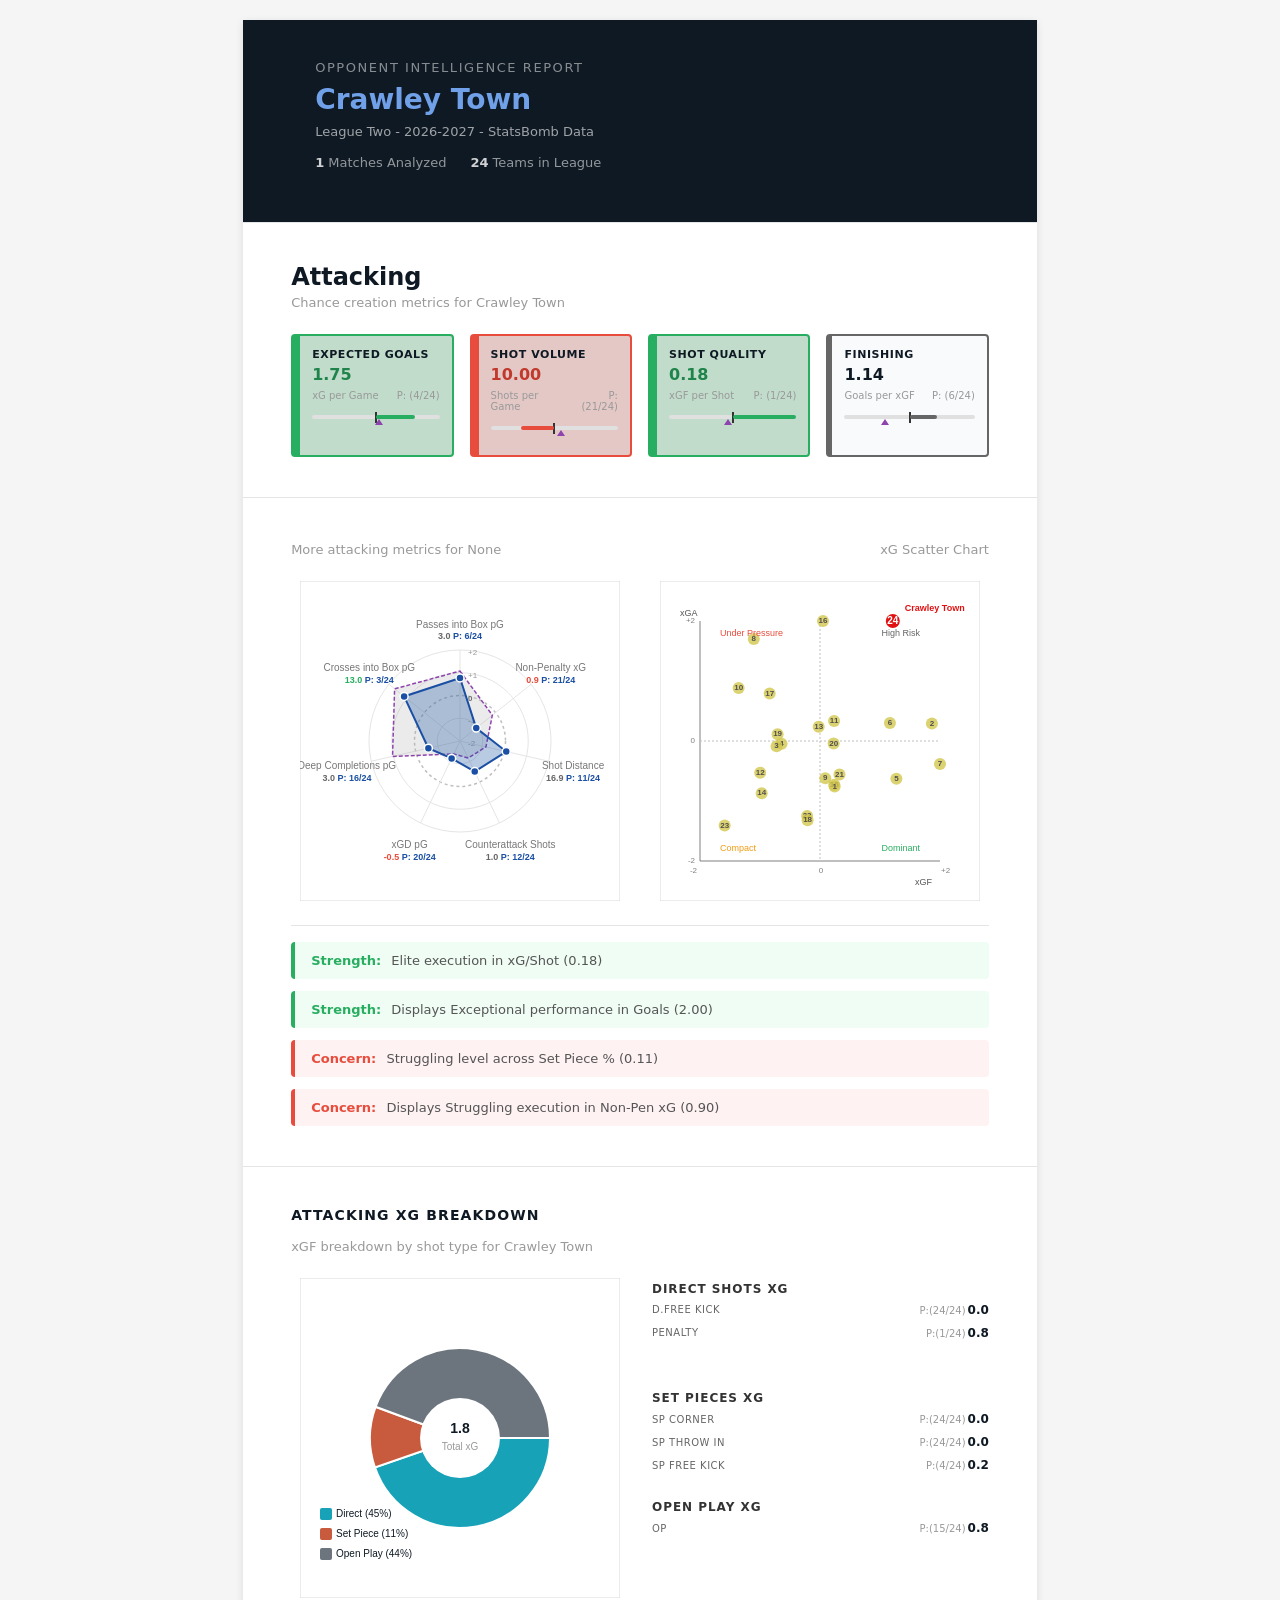
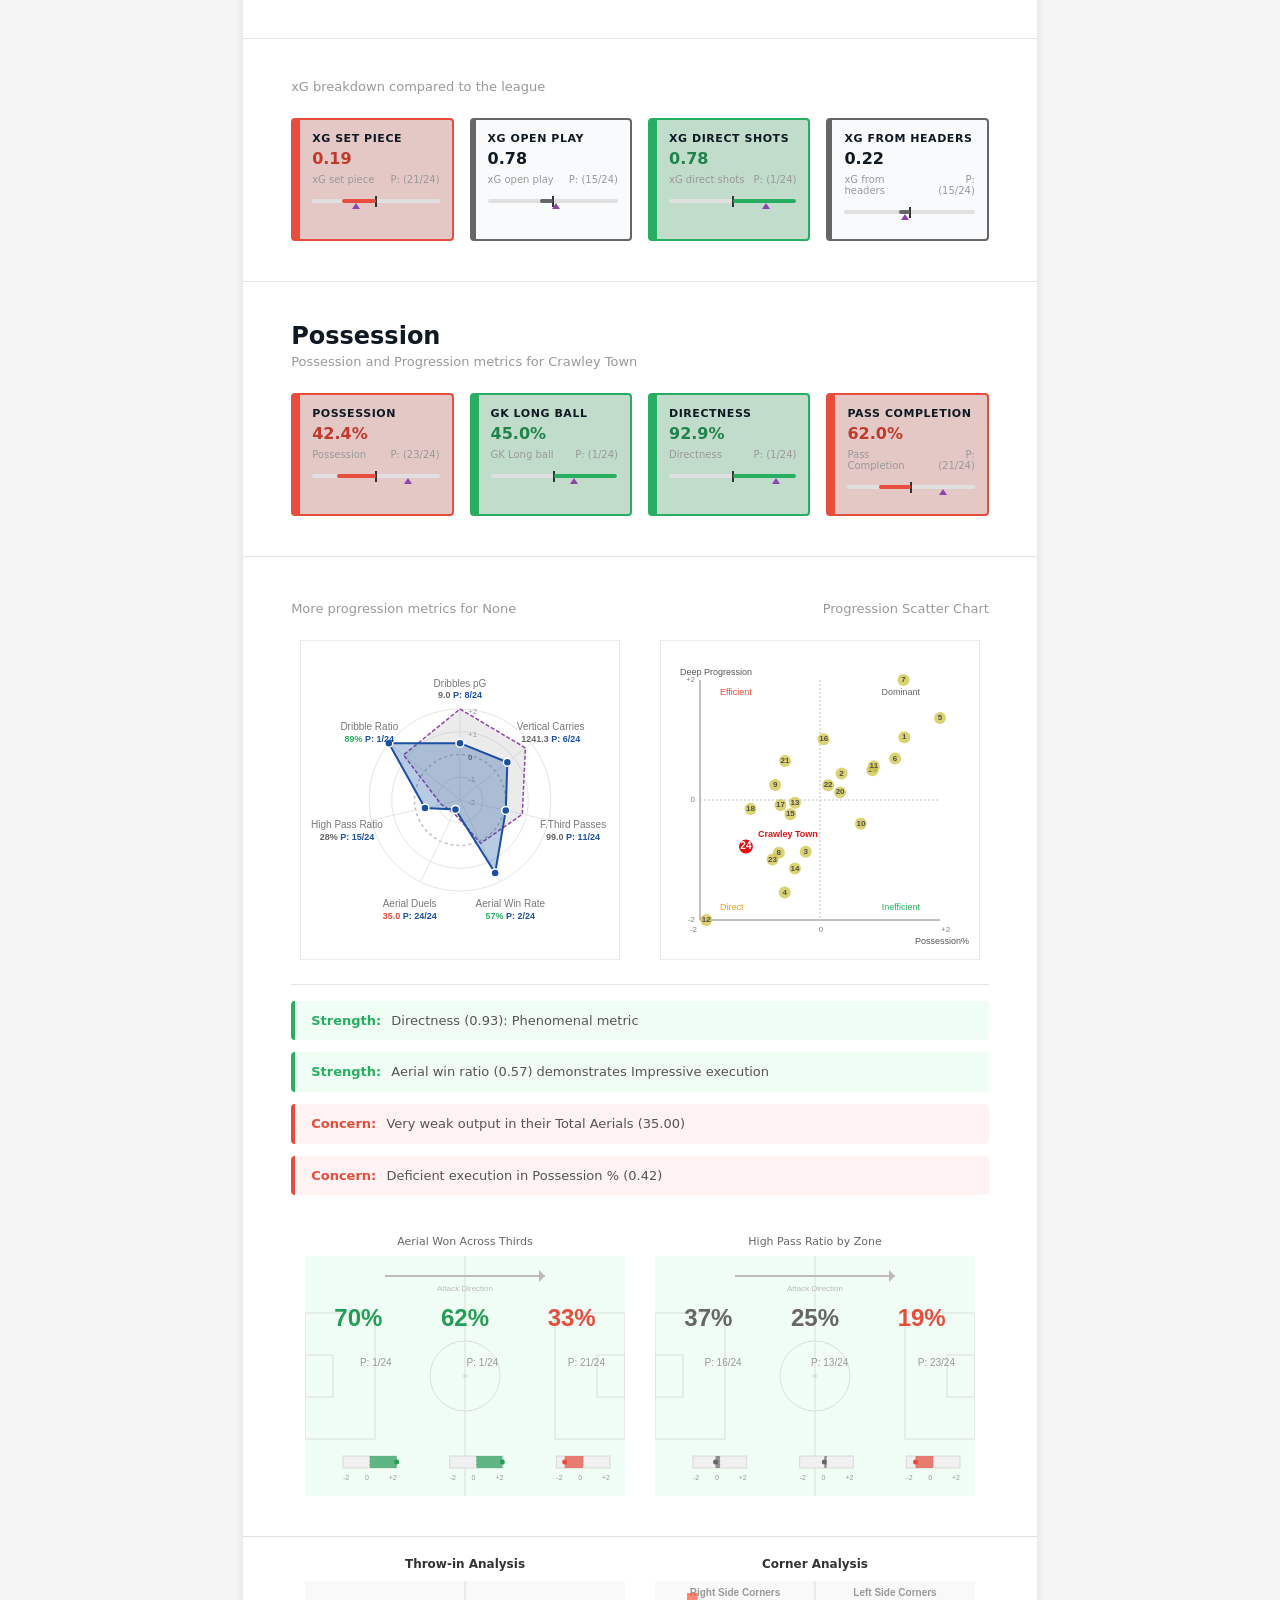
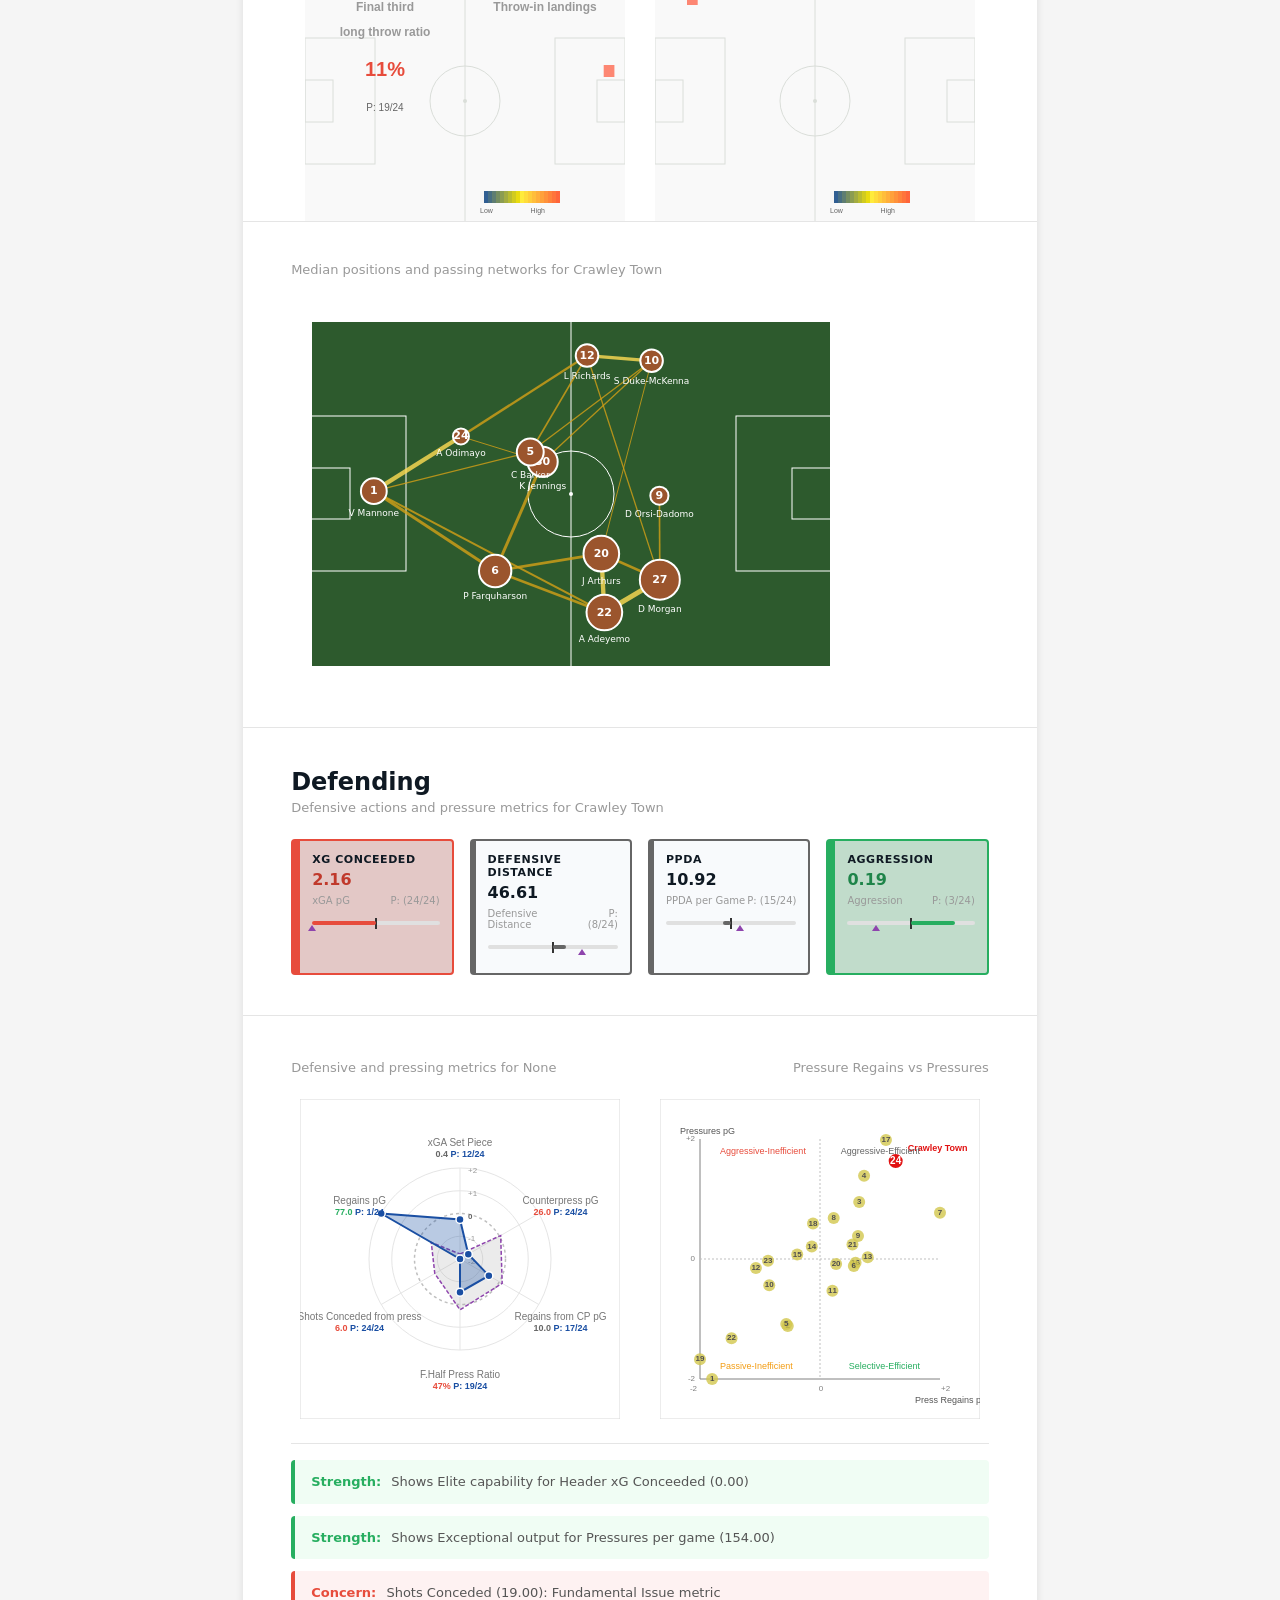
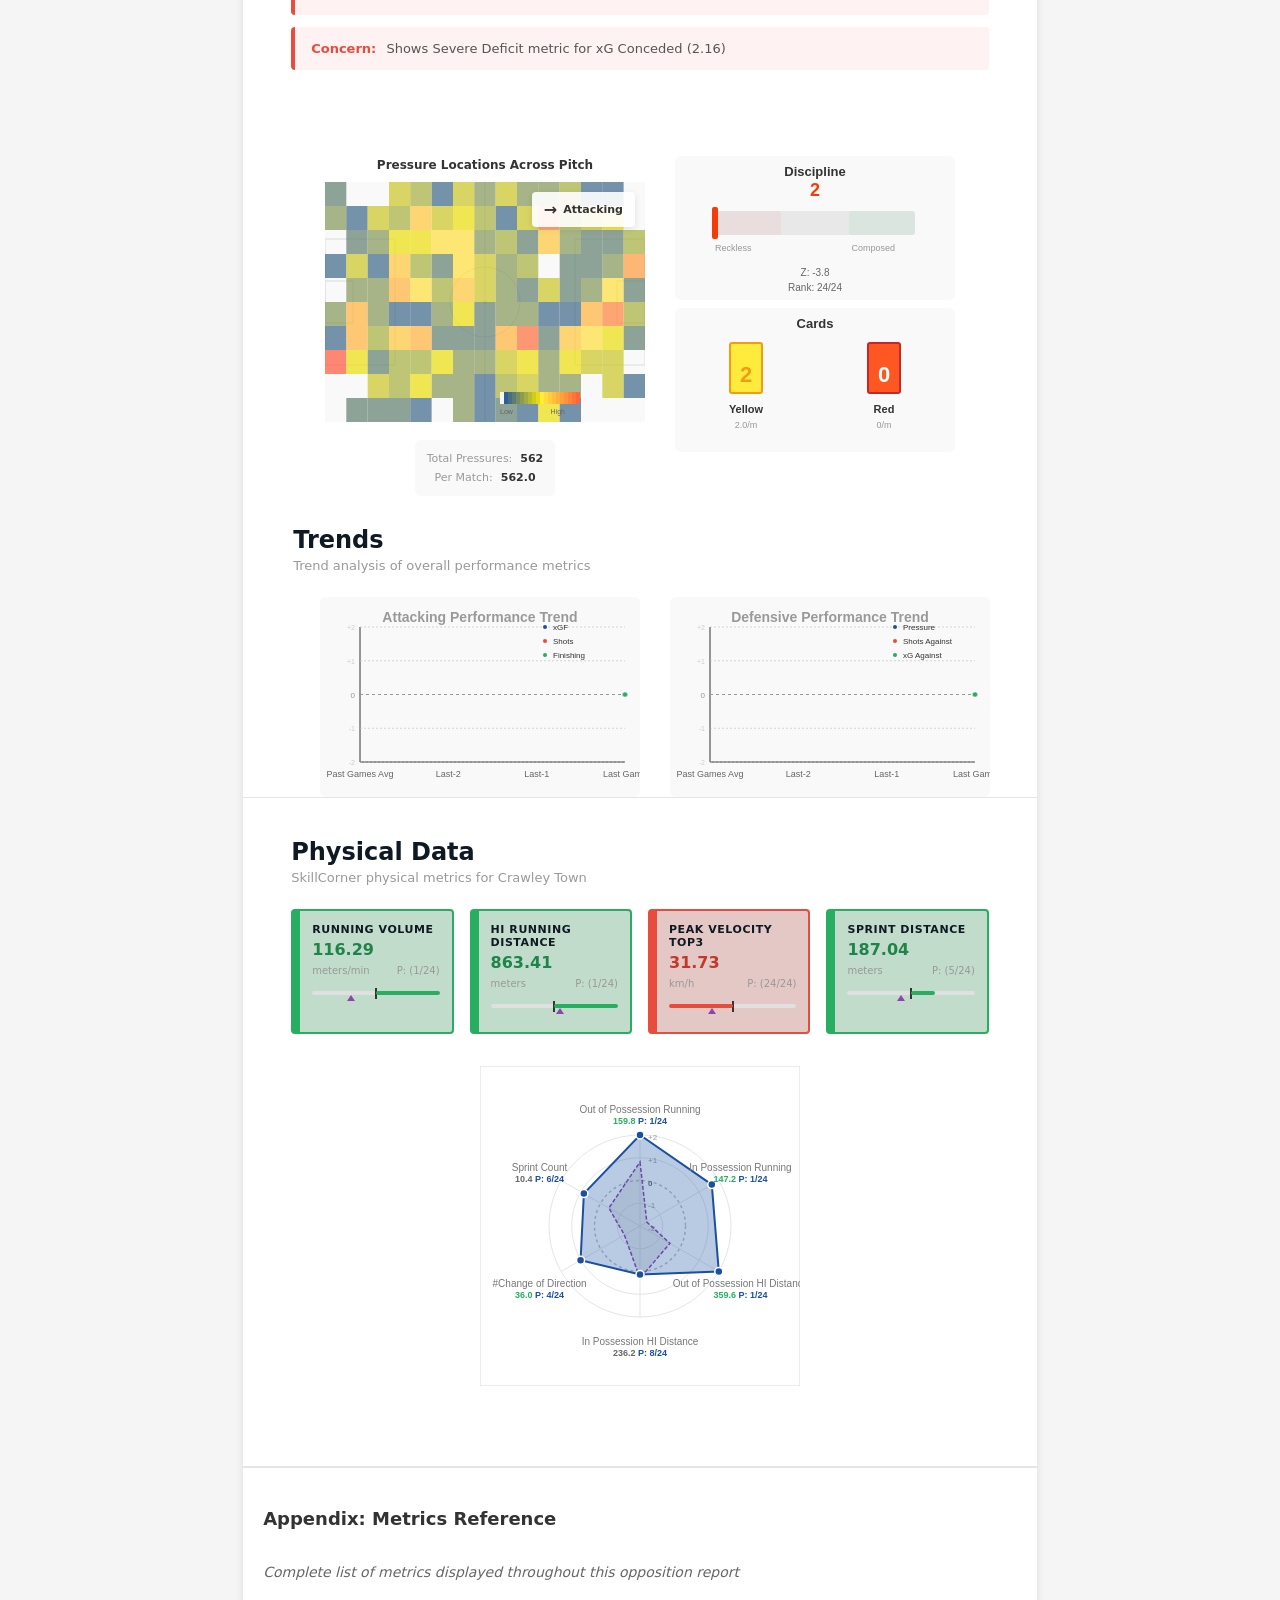
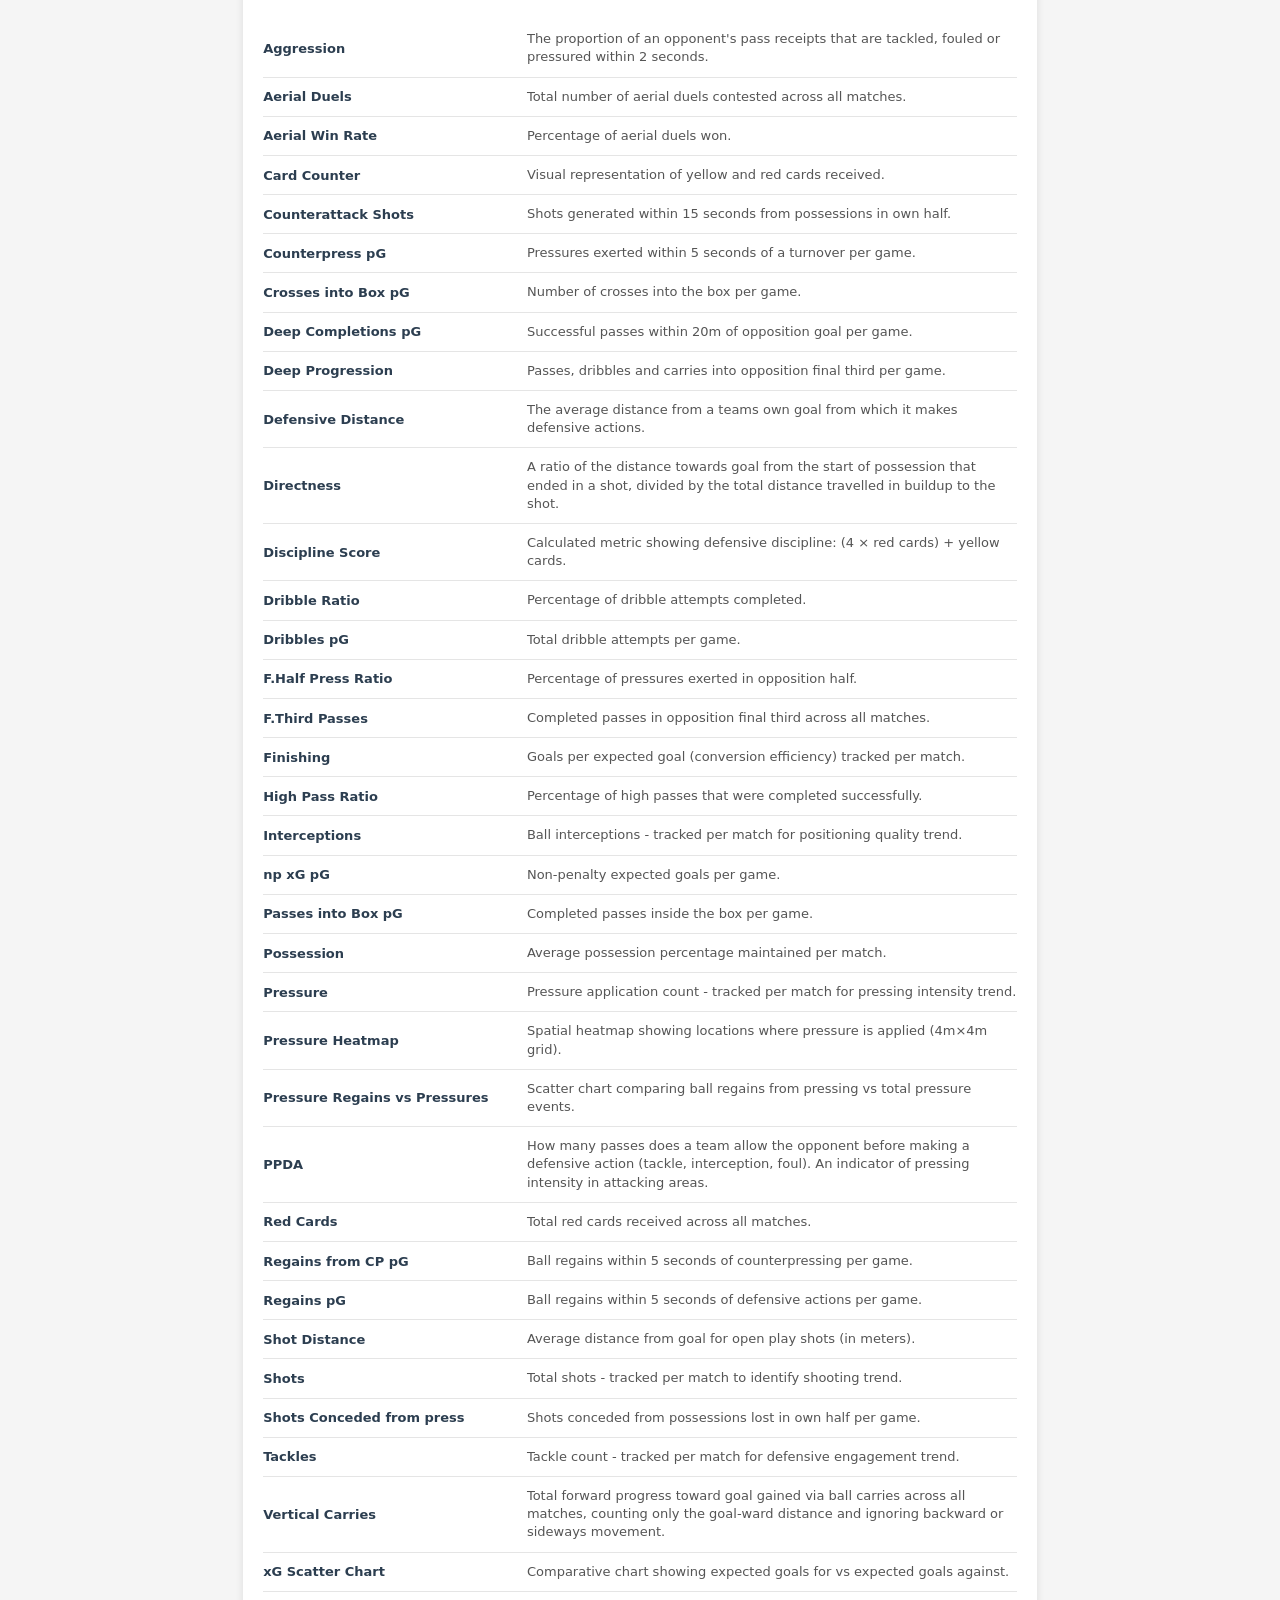
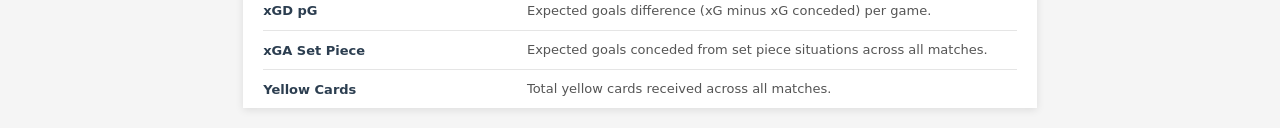
<file: football_analytics/opposition_report/report.html>
<!DOCTYPE html>
    <html lang="en">
    <head>
        <meta charset="UTF-8">
        <meta name="viewport" content="width=device-width, initial-scale=1.0">
        <title>Opponent Intelligence Report</title>
        <style>


    :root {
      --ink: #0f1923;
      --accent: #1a4fa3;
    }

    @import url('https://fonts.googleapis.com/css2?family=Inter:wght@300;400;500;600;700&family=Roboto+Mono:wght@400;500&display=swap');

    * {
      margin: 0;
      padding: 0;
      box-sizing: border-box;
    }

    body {
      background: #f5f5f5;
      padding: 20px;
      font-family: 'Inter', system-ui, sans-serif;
    }

    .a4-container {
      width: 210mm;
      background: white;
      margin: 0 auto;
      box-shadow: 0 2px 8px rgba(0,0,0,0.1);
      overflow: visible;
    }

    .cover {
      display: grid;
      grid-template-columns: 6px 1fr;
      min-height: 160px;
      background: var(--ink);
      color: white;
      padding: 40px 48px 36px 42px;
      gap: 0 24px;
      align-items: start;
    }

    .cover.player {
      min-height: 80px;
      padding: 20px 24px 18px 21px;
    }

    .cover-stripe {
      background: var(--accent);
    }

    .cover-content {
    }

    .cover-eyebrow {
      font-family: 'Inter', system-ui, sans-serif;
      font-size: 13px;
      font-weight: 500;
      letter-spacing: .12em;
      color: rgba(255,255,255,.5);
      text-transform: uppercase;
      margin-bottom: 10px;
    }

    .cover.player .cover-eyebrow {
      margin-bottom: 5px;
    }

    .cover-title {
      font-family: 'Inter', system-ui, sans-serif;
      font-size: 28px;
      font-weight: 700;
      line-height: 1.1;
      margin-bottom: 8px;
      color: #6fa0e8;
    }

    .cover.player .cover-title {
      margin-bottom: 4px;
    }

    .cover-title span {
      color: #6fa0e8;
    }

    .cover-subtitle {
      font-family: 'Inter', system-ui, sans-serif;
      font-size: 13px;
      color: rgba(255,255,255,.6);
      margin-top: 6px;
    }

    .cover.player .cover-subtitle {
      margin-top: 3px;
    }

    .cover-meta {
      font-family: 'Inter', system-ui, sans-serif;
      font-size: 13px;
      color: rgba(255,255,255,.55);
      margin-top: 16px;
      margin-bottom: 16px;
      display: flex;
      gap: 24px;
    }

    .cover.player .cover-meta {
      margin-top: 8px;
      margin-bottom: 8px;
      gap: 12px;
    }

    .cover-meta b {
      color: rgba(255,255,255,.8);
    }

    @media print {
      body {
        background: white;
        padding: 0;
      }
      .a4-container {
        width: 100%;
        box-shadow: none;
        margin: 0;
      }
    }
    

    
    :root {
      --ink: #0f1923;
      --accent: #1a4fa3;
    }

    @import url('https://fonts.googleapis.com/css2?family=Inter:wght@300;400;500;600;700&family=Roboto+Mono:wght@400;500&display=swap');

    * {
      margin: 0;
      padding: 0;
      box-sizing: border-box;
    }

    body {
      background: #f5f5f5;
      padding: 20px;
      font-family: 'Inter', system-ui, sans-serif;
    }

    .a4-container-landscape {
      width: 297mm;
      background: white;
      margin: 0 auto;
      box-shadow: 0 2px 8px rgba(0,0,0,0.1);
      overflow: visible;
    }

    .cover-landscape {
      display: grid;
      grid-template-columns: 6px 1fr;
      min-height: 120px;
      background: var(--ink);
      color: white;
      padding: 30px 48px 24px 42px;
      gap: 0 24px;
      align-items: start;
    }

    .cover-landscape.player {
      min-height: 60px;
      padding: 15px 24px 12px 21px;
    }

    .cover-landscape-stripe {
      background: var(--accent);
    }

    .cover-landscape-content {
    }

    .cover-landscape-eyebrow {
      font-family: 'Inter', system-ui, sans-serif;
      font-size: 13px;
      font-weight: 500;
      letter-spacing: .12em;
      color: rgba(255,255,255,.5);
      text-transform: uppercase;
      margin-bottom: 10px;
    }

    .cover-landscape.player .cover-landscape-eyebrow {
      margin-bottom: 5px;
    }

    .cover-landscape-title {
      font-family: 'Inter', system-ui, sans-serif;
      font-size: 28px;
      font-weight: 700;
      line-height: 1.1;
      margin-bottom: 8px;
      color: #6fa0e8;
    }

    .cover-landscape.player .cover-landscape-title {
      margin-bottom: 4px;
    }

    .cover-landscape-title span {
      color: #6fa0e8;
    }

    .cover-landscape-subtitle {
      font-family: 'Inter', system-ui, sans-serif;
      font-size: 13px;
      color: rgba(255,255,255,.6);
      margin-top: 6px;
    }

    .cover-landscape.player .cover-landscape-subtitle {
      margin-top: 3px;
    }

    .cover-landscape-position {
      color: #DAA520;
      font-weight: 600;
    }

    .cover-landscape-meta {
      font-family: 'Inter', system-ui, sans-serif;
      font-size: 13px;
      color: rgba(255,255,255,.55);
      margin-top: 16px;
      margin-bottom: 16px;
      display: flex;
      gap: 24px;
    }

    .cover-landscape.player .cover-landscape-meta {
      margin-top: 8px;
      margin-bottom: 8px;
      gap: 12px;
    }

    .cover-landscape-meta b {
      color: rgba(255,255,255,.8);
    }

    @media print {
      body {
        background: white;
        padding: 0;
      }
      .a4-container-landscape {
        width: 100%;
        box-shadow: none;
        margin: 0;
      }
    }
    
    

    
    .s0-derived-metrics-section {
      padding: 40px 48px;
      background: white;
      border-top: 1px solid #e5e5e5;
    }

    .s0-section-container {
      max-width: 1000px;
    }

    .s0-section-title {
      font-family: 'Inter', system-ui, sans-serif;
      font-size: 24px;
      font-weight: 700;
      color: var(--ink);
      margin-bottom: 4px;
    }

    .s0-section-subtitle {
      font-family: 'Inter', system-ui, sans-serif;
      font-size: 13px;
      color: #999;
      margin-bottom: 24px;
    }

    .s0-derived-metrics-grid {
      display: grid;
      grid-template-columns: repeat(4, 1fr);
      gap: 16px;
    }
    
    

    
    .metrics-section {
      padding: 40px 48px;
      background: white;
      border-top: 1px solid #e5e5e5;
    }

    .section-container {
      max-width: 1000px;
    }

    .section-title {
      font-family: 'Inter', system-ui, sans-serif;
      font-size: 24px;
      font-weight: 700;
      color: var(--ink);
      margin-bottom: 4px;
    }

    .section-subtitle {
      font-family: 'Inter', system-ui, sans-serif;
      font-size: 13px;
      color: #999;
      margin-bottom: 24px;
    }

    .metrics-grid {
      display: grid;
      grid-template-columns: repeat(4, 1fr);
      gap: 16px;
    }

    .metric-card {
      border: 1px solid #d9d9d9;
      border-radius: 6px;
      padding: 11px;
      background: white;
    }

    .metric-card-name {
      font-family: 'Inter', system-ui, sans-serif;
      font-size: 9px;
      color: #999;
      font-weight: 500;
      margin-bottom: 5px;
      text-transform: uppercase;
      letter-spacing: 0.05em;
    }

    .metric-card-value {
      font-family: 'Inter', system-ui, sans-serif;
      font-size: 14px;
      font-weight: 700;
      color: #0f1923;
      margin-bottom: 5px;
    }

    .metric-card-zscore {
      font-family: 'Inter', system-ui, sans-serif;
      font-size: 9px;
      color: #999;
      margin-bottom: 8px;
    }

    .metric-card-bar {
      height: 17px;
      display: flex;
      align-items: center;
      position: relative;
    }

    .metric-card-bar-background {
      width: 100%;
      height: 6px;
      background: #e5e5e5;
      border-radius: 3px;
      position: relative;
    }

    .metric-card-bar-center {
      position: absolute;
      left: 50%;
      top: -4px;
      width: 2px;
      height: 14px;
      background: #999;
      transform: translateX(-50%);
    }

    .metric-card-bar-fill {
      position: absolute;
      top: 0;
      height: 6px;
      border-radius: 3px;
      transition: all 0.3s ease;
    }
    
    

    
    .s3-radar-section {
      padding: 40px 48px;
      background: white;
      border-top: 1px solid #e5e5e5;
      page-break-after: always;
    }

    .s3-section-container {
      max-width: 1000px;
    }

    .s3-section-title {
      font-family: 'Inter', system-ui, sans-serif;
      font-size: 24px;
      font-weight: 700;
      color: var(--ink);
      margin-bottom: 4px;
    }

    .s3-subtitle-row {
      display: flex;
      justify-content: space-between;
      align-items: center;
      margin-bottom: 24px;
    }

    .s3-section-subtitle {
      font-family: 'Inter', system-ui, sans-serif;
      font-size: 13px;
      color: #999;
      margin: 0;
    }

    .s3-section-subtitle-right {
      text-align: right;
    }

    .s3-radar-container {
      display: grid;
      grid-template-columns: 1fr 1fr;
      gap: 24px;
      align-items: start;
    }

    .s3-radar-chart-wrapper {
      display: flex;
      justify-content: center;
      align-items: center;
    }

    .s3-radar-chart {
      max-width: 100%;
      height: auto;
    }

    .s3-highlights-section {
      margin-top: 24px;
      padding-top: 16px;
      border-top: 1px solid #e5e5e5;
      display: flex;
      flex-direction: column;
      gap: 12px;
    }

    .s3-highlight-item {
      padding: 12px 16px;
      border-left: 4px solid #1a4fa3;
      border-radius: 4px;
      background: #f8fafc;
      font-family: 'Inter', system-ui, sans-serif;
      font-size: 13px;
      line-height: 1.0;
      color: #333;
    }

    .s3-highlight-label {
      font-weight: 600;
      color: #0f1923;
      margin-right: 6px;
    }

    .s3-highlight-text {
      color: #555;
      font-weight: 400;
    }

    .s3-highlight-strength {
      border-left-color: #27ae60;
      background: #f0fdf4;
    }

    .s3-highlight-strength .s3-highlight-label {
      color: #27ae60;
    }

    .s3-highlight-concern {
      border-left-color: #e74c3c;
      background: #fef2f2;
    }

    .s3-highlight-concern .s3-highlight-label {
      color: #e74c3c;
    }

    .s3-highlight-tactical {
      border-left-color: #f39c12;
      background: #fffbf0;
    }

    .s3-highlight-tactical .s3-highlight-label {
      color: #f39c12;
    }
    
    

    
    .s4-shot-type-section {
      padding: 40px 48px;
      background: white;
      border-top: 1px solid #e5e5e5;
    }

    .s4-section-container {
      max-width: 1000px;
    }

    .s4-section-title {
      font-family: 'Inter', system-ui, sans-serif;
      font-size: 24px;
      font-weight: 700;
      color: var(--ink);
      margin-bottom: 4px;
    }

    .s4-section-subtitle {
      font-family: 'Inter', system-ui, sans-serif;
      font-size: 13px;
      color: #999;
      margin-bottom: 24px;
    }

    .s4-shot-type-container {
      display: grid;
      grid-template-columns: 1fr 1fr;
      gap: 24px;
      align-items: start;
    }

    .s4-chart-wrapper {
      display: flex;
      justify-content: center;
      align-items: center;
    }

    .s4-pie-chart {
      max-width: 100%;
      height: auto;
    }

    .s4-shot-type-details-box {
      background: white;
      padding: 0;
      display: flex;
      flex-direction: column;
      gap: 8px;
      height: 320px;
      overflow-y: auto;
    }

    .s4-details-section {
      display: flex;
      flex-direction: column;
      gap: 4px;
      flex: 1;
    }

    .s4-details-header {
      font-family: 'Inter', system-ui, sans-serif;
      font-size: 12px;
      font-weight: 600;
      color: #333;
      text-transform: uppercase;
      letter-spacing: 0.08em;
      margin: 0;
      padding-top: 4px;
    }

    .s4-details-items {
      display: flex;
      flex-direction: column;
      gap: 3px;
    }

    .s4-detail-item {
      display: flex;
      justify-content: space-between;
      align-items: center;
      gap: 8px;
      padding: 3px 0;
    }

    .s4-detail-item-label {
      font-family: 'Inter', system-ui, sans-serif;
      font-size: 10px;
      color: #666;
      text-transform: uppercase;
      letter-spacing: 0.05em;
      font-weight: 500;
      flex: 1;
    }

    .s4-detail-item-value {
      font-family: 'Inter', system-ui, sans-serif;
      font-size: 12px;
      font-weight: 600;
      color: #0f1923;
      text-align: right;
      white-space: nowrap;
    }

    .s4-detail-item-percentile {
      font-family: 'Inter', system-ui, sans-serif;
      font-size: 10px;
      font-weight: 500;
      color: #999;
      display: inline;
      margin-right: 2px;
    }

    .s4-additional-metrics-section {
      margin-top: 24px;
      padding-top: 16px;
      border-top: 1px solid #e5e5e5;
    }

    .s4-additional-metrics-title {
      font-family: 'Inter', system-ui, sans-serif;
      font-size: 14px;
      font-weight: 600;
      color: var(--ink);
      margin: 0 0 16px 0;
      text-transform: uppercase;
      letter-spacing: 0.08em;
    }

    .s4-additional-metrics-grid {
      display: grid;
      grid-template-columns: repeat(3, 1fr);
      gap: 16px;
    }

    .s4-metric-card {
      border: 1px solid #d9d9d9;
      border-radius: 6px;
      padding: 12px;
      background: white;
    }

    .s4-metric-card.metric-card-light-gray {
      background: #e8fbfd;
    }

    .s4-metric-card.metric-card-light-teal {
      background: #ecfbfd;
      border: none;
    }

    .s4-metric-card.metric-card-light-brick {
      background: #fdf2ed;
      border: none;
    }

    .s4-metric-card.metric-card-light-gray-custom {
      background: #f5f7fa;
      border: none;
    }

    .s4-metric-card-name {
      font-family: 'Inter', system-ui, sans-serif;
      font-size: 9px;
      color: #999;
      font-weight: 500;
      margin-bottom: 6px;
      text-transform: uppercase;
      letter-spacing: 0.05em;
    }

    .s4-metric-card-value {
      font-family: 'Inter', system-ui, sans-serif;
      font-size: 16px;
      font-weight: 700;
      color: #0f1923;
      margin-bottom: 6px;
    }

    .s4-metric-card-zscore {
      font-family: 'Inter', system-ui, sans-serif;
      font-size: 10px;
      color: #999;
      margin-bottom: 8px;
    }

    .s4-metric-card-bar {
      height: 18px;
      display: flex;
      align-items: center;
      position: relative;
    }

    .s4-metric-card-bar-background {
      width: 100%;
      height: 5px;
      background: #e5e5e5;
      border-radius: 3px;
      position: relative;
    }

    .s4-metric-card-bar-center {
      position: absolute;
      left: 50%;
      top: -3px;
      width: 1.5px;
      height: 11px;
      background: #999;
      transform: translateX(-50%);
    }

    .s4-metric-card-bar-fill {
      position: absolute;
      top: 0;
      height: 5px;
      border-radius: 3px;
      transition: all 0.3s ease;
    }
    
    

    
    .defending-section {
      padding: 40px 48px;
      background: white;
      border-top: 1px solid #e5e5e5;
    }

    .section-container {
      max-width: 1000px;
    }

    .section-title {
      font-family: 'Inter', system-ui, sans-serif;
      font-size: 24px;
      font-weight: 700;
      color: var(--ink);
      margin-bottom: 4px;
    }

    .section-subtitle {
      font-family: 'Inter', system-ui, sans-serif;
      font-size: 13px;
      color: #999;
      margin-bottom: 24px;
    }

    .defending-metrics-grid {
      display: grid;
      grid-template-columns: repeat(5, 1fr);
      gap: 12px;
      margin-bottom: 24px;
    }

    .defensive-flow-container {
      margin-top: 32px;
      padding-top: 24px;
      border-top: 1px solid #e5e5e5;
      display: grid;
      grid-template-columns: 1fr 1fr;
      gap: 24px;
    }

    .defensive-group-container {
      border: 2px solid #d9d9d9;
      border-radius: 8px;
      padding: 12px;
    }

    .defensive-group-title {
      font-family: 'Inter', system-ui, sans-serif;
      font-size: 14px;
      font-weight: 600;
      color: var(--ink);
      margin-bottom: 10px;
      text-transform: uppercase;
      letter-spacing: 0.05em;
    }

    .defensive-group-flex {
      display: flex;
      flex-direction: column;
      gap: 6px;
    }

    .defensive-flow-row {
      display: grid;
      grid-template-columns: repeat(2, 1fr);
      gap: 9px;
      justify-content: start;
    }

    .defensive-flow-arrow-row {
      display: grid;
      grid-template-columns: repeat(2, 1fr);
      gap: 9px;
      justify-content: start;
    }

    .defensive-action-card {
      border-radius: 6px;
      padding: 12px;
      text-align: center;
    }

    .def-card-name {
      font-family: 'Inter', system-ui, sans-serif;
      font-size: 9px;
      font-weight: 500;
      margin-bottom: 6px;
      text-transform: uppercase;
      letter-spacing: 0.05em;
      opacity: 0.85;
    }

    .def-card-value {
      font-family: 'Inter', system-ui, sans-serif;
      font-size: 16px;
      font-weight: 700;
      margin-bottom: 4px;
    }

    .def-card-percentile {
      font-family: 'Inter', system-ui, sans-serif;
      font-size: 9px;
      opacity: 0.8;
    }

    .flow-arrow {
      display: flex;
      justify-content: center;
      align-items: center;
    }

    .metric-card {
      border: 1px solid #d9d9d9;
      border-radius: 6px;
      padding: 11px;
      background: white;
    }

    .metric-card-name {
      font-family: 'Inter', system-ui, sans-serif;
      font-size: 9px;
      color: #999;
      font-weight: 500;
      margin-bottom: 5px;
      text-transform: uppercase;
      letter-spacing: 0.05em;
    }

    .metric-card-value {
      font-family: 'Inter', system-ui, sans-serif;
      font-size: 14px;
      font-weight: 700;
      color: #0f1923;
      margin-bottom: 5px;
    }

    .metric-card-zscore {
      font-family: 'Inter', system-ui, sans-serif;
      font-size: 9px;
      color: #999;
      margin-bottom: 8px;
    }

    .metric-card-bar {
      height: 17px;
      display: flex;
      align-items: center;
      position: relative;
    }

    .metric-card-bar-background {
      width: 100%;
      height: 5px;
      background: #e5e5e5;
      border-radius: 3px;
      position: relative;
    }

    .metric-card-bar-center {
      position: absolute;
      left: 50%;
      top: -3px;
      width: 1.5px;
      height: 11px;
      background: #999;
      transform: translateX(-50%);
    }

    .metric-card-bar-fill {
      position: absolute;
      top: 0;
      height: 5px;
      border-radius: 3px;
      transition: all 0.3s ease;
    }
    
    

    
    .pressing-heatmap-section {
      padding: 40px 48px;
      background: white;
      border-top: 1px solid #e5e5e5;
      page-break-after: always;
    }

    .section-container {
      max-width: 1000px;
    }

    .section-title {
      font-family: 'Inter', system-ui, sans-serif;
      font-size: 24px;
      font-weight: 700;
      color: var(--ink);
      margin-bottom: 4px;
    }

    .section-subtitle {
      font-family: 'Inter', system-ui, sans-serif;
      font-size: 13px;
      color: #999;
      margin-bottom: 24px;
    }

    .heatmap-container {
      display: flex;
      justify-content: flex-start;
      align-items: flex-start;
      background: transparent;
      padding: 0;
      gap: 24px;
    }

    .pitch-wrapper {
      position: relative;
      width: 300px;
      height: 204px;
      background: white;
      border-radius: 0;
      overflow: hidden;
      box-shadow: none;
      flex-shrink: 0;
    }

    .stats-box {
      width: 204px;
      height: 204px;
      border: 1px solid #d9d9d9;
      border-radius: 6px;
      background: white;
      flex-shrink: 0;
    }

    .pitch-svg {
      width: 100%;
      height: 100%;
    }

    .heatmap-overlay {
      width: 100%;
      height: 100%;
      mix-blend-mode: normal;
    }
    
    

    
    .s7-passing-section {
      padding: 40px 48px;
      background: white;
      border-top: 1px solid #e5e5e5;
      page-break-after: always;
    }

    .s7-section-container {
      max-width: 1000px;
    }

    .s7-section-title {
      font-family: 'Inter', system-ui, sans-serif;
      font-size: 24px;
      font-weight: 700;
      color: var(--ink);
      margin-bottom: 4px;
    }

    .s7-section-subtitle {
      font-family: 'Inter', system-ui, sans-serif;
      font-size: 13px;
      color: #999;
      margin-bottom: 24px;
    }

    .s7-passing-metrics-grid {
      display: grid;
      grid-template-columns: repeat(5, 1fr);
      gap: 12px;
    }

    .s7-metric-card {
      border: 1px solid #d9d9d9;
      border-radius: 6px;
      padding: 11px;
      background: white;
    }

    .s7-metric-card-name {
      font-family: 'Inter', system-ui, sans-serif;
      font-size: 9px;
      color: #999;
      font-weight: 500;
      margin-bottom: 5px;
      text-transform: uppercase;
      letter-spacing: 0.05em;
    }

    .s7-metric-card-value {
      font-family: 'Inter', system-ui, sans-serif;
      font-size: 14px;
      font-weight: 700;
      color: #0f1923;
      margin-bottom: 5px;
    }

    .s7-metric-card-zscore {
      font-family: 'Inter', system-ui, sans-serif;
      font-size: 9px;
      color: #999;
      margin-bottom: 8px;
    }

    .s7-metric-card-bar {
      height: 17px;
      display: flex;
      align-items: center;
      position: relative;
    }

    .s7-metric-card-bar-background {
      width: 100%;
      height: 5px;
      background: #e5e5e5;
      border-radius: 3px;
      position: relative;
    }

    .s7-metric-card-bar-center {
      position: absolute;
      left: 50%;
      top: -3px;
      width: 1.5px;
      height: 11px;
      background: #999;
      transform: translateX(-50%);
    }

    .s7-metric-card-bar-fill {
      position: absolute;
      top: 0;
      height: 5px;
      border-radius: 3px;
      transition: all 0.3s ease;
    }

    .s7-subsection-title {
      font-family: 'Inter', system-ui, sans-serif;
      font-size: 16px;
      font-weight: 600;
      color: #0f1923;
      margin-top: 32px;
      margin-bottom: 4px;
    }

    .s7-passing-network-svg {
      width: 100%;
      max-width: 680px;
      height: auto;
      display: block;
      margin-top: 16px;
    }
    
    

    
    .s8-derived-metrics-section {
      padding: 40px 48px;
      background: white;
      border-top: 1px solid #e5e5e5;
    }

    .s8-section-container {
      max-width: 1000px;
    }

    .s8-section-title {
      font-family: 'Inter', system-ui, sans-serif;
      font-size: 24px;
      font-weight: 700;
      color: var(--ink);
      margin-bottom: 4px;
    }

    .s8-section-subtitle {
      font-family: 'Inter', system-ui, sans-serif;
      font-size: 13px;
      color: #999;
      margin-bottom: 24px;
    }

    .s8-derived-metrics-grid {
      display: grid;
      grid-template-columns: repeat(4, 1fr);
      gap: 16px;
    }
    
    

    
    .s9-derived-metrics-section {
      padding: 40px 48px;
      background: white;
      border-top: 1px solid #e5e5e5;
      page-break-after: always;
    }

    .s9-section-container {
      max-width: 1000px;
    }

    .s9-section-title {
      font-family: 'Inter', system-ui, sans-serif;
      font-size: 24px;
      font-weight: 700;
      color: var(--ink);
      margin-bottom: 4px;
    }

    .s9-section-subtitle {
      font-family: 'Inter', system-ui, sans-serif;
      font-size: 13px;
      color: #999;
      margin-bottom: 24px;
    }

    .s9-derived-metrics-grid {
      display: grid;
      grid-template-columns: repeat(4, 1fr);
      gap: 16px;
    }
    
    

    
    .s10-radar-section {
      padding: 40px 48px;
      background: white;
      border-top: 1px solid #e5e5e5;
      page-break-after: always;
    }

    .s10-section-container {
      max-width: 1000px;
    }

    .s10-section-title {
      font-family: 'Inter', system-ui, sans-serif;
      font-size: 24px;
      font-weight: 700;
      color: var(--ink);
      margin-bottom: 4px;
    }

    .s10-subtitle-row {
      display: flex;
      justify-content: space-between;
      align-items: center;
      margin-bottom: 24px;
    }

    .s10-section-subtitle {
      font-family: 'Inter', system-ui, sans-serif;
      font-size: 13px;
      color: #999;
      margin: 0;
    }

    .s10-section-subtitle-right {
      text-align: right;
    }

    .s10-radar-container {
      display: grid;
      grid-template-columns: 1fr 1fr;
      gap: 24px;
      align-items: start;
    }

    .s10-radar-chart-wrapper {
      display: flex;
      justify-content: center;
      align-items: center;
    }

    .s10-radar-chart {
      max-width: 100%;
      height: auto;
    }

    .s10-highlights-section {
      margin-top: 24px;
      padding-top: 16px;
      border-top: 1px solid #e5e5e5;
      display: flex;
      flex-direction: column;
      gap: 12px;
    }

    .s10-highlight-item {
      padding: 12px 16px;
      border-left: 4px solid #1a4fa3;
      border-radius: 4px;
      background: #f8fafc;
      font-family: 'Inter', system-ui, sans-serif;
      font-size: 13px;
      line-height: 1.2;
      color: #333;
    }

    .s10-highlight-label {
      font-weight: 600;
      color: #0f1923;
      margin-right: 6px;
    }

    .s10-highlight-text {
      color: #555;
      font-weight: 400;
    }

    .s10-highlight-strength {
      border-left-color: #27ae60;
      background: #f0fdf4;
    }

    .s10-highlight-strength .s10-highlight-label {
      color: #27ae60;
    }

    .s10-highlight-concern {
      border-left-color: #e74c3c;
      background: #fef2f2;
    }

    .s10-highlight-concern .s10-highlight-label {
      color: #e74c3c;
    }

    .s10-highlight-tactical {
      border-left-color: #f39c12;
      background: #fffbf0;
    }

    .s10-highlight-tactical .s10-highlight-label {
      color: #f39c12;
    }
    
    

.section11-container {
    display: flex;
    flex-direction: column;
    gap: 20px;
}

.section11-title {
    font-size: 18px;
    font-weight: 600;
    color: #333;
    margin-bottom: 10px;
    text-transform: capitalize;
}

.section11-charts-wrapper {
    display: flex;
    gap: 30px;
    justify-content: center;
    align-items: flex-start;
}

.section11-chart-item {
    display: flex;
    flex-direction: column;
    align-items: center;
}

.section11-chart-label {
    font-size: 11px;
    color: #666;
    margin-bottom: 8px;
    font-weight: 500;
}

.thirds-chart {
    display: block;
    margin: 0 auto;
}

.section11-heatmap-wrapper {
    display: flex;
    gap: 30px;
    justify-content: center;
    align-items: flex-start;
    margin-top: 20px;
    padding-top: 20px;
    border-top: 1px solid #e0e0e0;
}

.section11-heatmap-container {
    display: flex;
    flex-direction: column;
    align-items: center;
    gap: 10px;
}

.section11-heatmap-label {
    font-size: 12px;
    font-weight: 600;
    color: #333;
}

.heatmap-chart {
    display: block;
    margin: 0 auto;
}


    
    .s12-median-positions-section {
      padding: 40px 48px;
      background: white;
      border-top: 1px solid #e5e5e5;
    }

    .s12-section-container {
      max-width: 1000px;
    }

    .s12-section-title {
      font-family: 'Inter', system-ui, sans-serif;
      font-size: 24px;
      font-weight: 700;
      color: #0f1923;
      margin-bottom: 4px;
    }

    .s12-section-subtitle {
      font-family: 'Inter', system-ui, sans-serif;
      font-size: 13px;
      color: #999;
      margin-bottom: 24px;
    }

    .s12-median-positions-grid {
      display: grid;
      grid-template-columns: repeat(2, 1fr);
      gap: 32px;
      margin-bottom: 32px;
    }

    .s12-position-card {
      display: flex;
      flex-direction: column;
    }

    .s12-position-card-title {
      font-family: 'Inter', system-ui, sans-serif;
      font-size: 14px;
      font-weight: 600;
      color: #0f1923;
      margin-bottom: 8px;
    }

    .s12-subsection-title {
      font-family: 'Inter', system-ui, sans-serif;
      font-size: 16px;
      font-weight: 600;
      color: #0f1923;
      margin-top: 32px;
      margin-bottom: 4px;
    }

    .s12-player-stats {
      font-family: 'Inter', system-ui, sans-serif;
      font-size: 11px;
      color: #666;
      margin-top: 8px;
      padding: 12px;
      background: #f9f9f9;
      border-radius: 6px;
    }

    .s12-player-stat-item {
      display: flex;
      justify-content: space-between;
      margin-bottom: 6px;
    }

    .s12-player-stat-item:last-child {
      margin-bottom: 0;
    }

    .s12-player-stat-label {
      color: #999;
    }

    .s12-player-stat-value {
      font-weight: 600;
      color: #333;
    }

    .s12-median-positions-svg {
      width: auto;
      height: auto;
      display: block;
      margin-top: 16px;
    }

    .s12-player-name-label {
      font-size: 9px;
      font-weight: 500;
      fill: #fff;
      text-anchor: middle;
    }
    
    

    
    .s13-defending-metrics-section {
      padding: 40px 48px;
      background: white;
      border-top: 1px solid #e5e5e5;
    }

    .s13-section-container {
      max-width: 1000px;
    }

    .s13-section-title {
      font-family: 'Inter', system-ui, sans-serif;
      font-size: 24px;
      font-weight: 700;
      color: var(--ink);
      margin-bottom: 4px;
    }

    .s13-section-subtitle {
      font-family: 'Inter', system-ui, sans-serif;
      font-size: 13px;
      color: #999;
      margin-bottom: 24px;
    }

    .s13-defending-metrics-grid {
      display: grid;
      grid-template-columns: repeat(4, 1fr);
      gap: 16px;
    }
    
    

    
    .s14-radar-section {
      padding: 40px 48px;
      background: white;
      border-top: 1px solid #e5e5e5;
      page-break-after: always;
    }

    .s14-section-container {
      max-width: 1000px;
    }

    .s14-section-title {
      font-family: 'Inter', system-ui, sans-serif;
      font-size: 24px;
      font-weight: 700;
      color: var(--ink);
      margin-bottom: 4px;
    }

    .s14-subtitle-row {
      display: flex;
      justify-content: space-between;
      align-items: center;
      margin-bottom: 24px;
    }

    .s14-section-subtitle {
      font-family: 'Inter', system-ui, sans-serif;
      font-size: 13px;
      color: #999;
      margin: 0;
    }

    .s14-section-subtitle-right {
      text-align: right;
    }

    .s14-radar-container {
      display: grid;
      grid-template-columns: 1fr 1fr;
      gap: 24px;
      align-items: start;
    }

    .s14-radar-chart-wrapper {
      display: flex;
      justify-content: center;
      align-items: center;
    }

    .s14-radar-chart {
      max-width: 100%;
      height: auto;
    }

    .s14-highlights-section {
      margin-top: 24px;
      padding-top: 16px;
      border-top: 1px solid #e5e5e5;
      display: flex;
      flex-direction: column;
      gap: 12px;
    }

    .s14-highlight-item {
      padding: 12px 16px;
      border-left: 4px solid #1a4fa3;
      border-radius: 4px;
      background: #f8fafc;
      font-family: 'Inter', system-ui, sans-serif;
      font-size: 13px;
      line-height: 1.5;
      color: #333;
    }

    .s14-highlight-label {
      font-weight: 600;
      color: #0f1923;
      margin-right: 6px;
    }

    .s14-highlight-text {
      color: #555;
      font-weight: 400;
    }

    .s14-highlight-strength {
      border-left-color: #27ae60;
      background: #f0fdf4;
    }

    .s14-highlight-strength .s14-highlight-label {
      color: #27ae60;
    }

    .s14-highlight-concern {
      border-left-color: #e74c3c;
      background: #fef2f2;
    }

    .s14-highlight-concern .s14-highlight-label {
      color: #e74c3c;
    }

    .s14-highlight-tactical {
      border-left-color: #f39c12;
      background: #fffbf0;
    }

    .s14-highlight-tactical .s14-highlight-label {
      color: #f39c12;
    }
    
    

.section15-container {
    display: flex;
    flex-direction: column;
    gap: 20px;
}

.section15-title {
    font-size: 18px;
    font-weight: 600;
    color: #333;
    margin-bottom: 10px;
    text-transform: capitalize;
}

.section15-heatmap-wrapper {
    display: flex;
    gap: 30px;
    justify-content: center;
    align-items: flex-start;
}

.section15-charts-row {
    display: flex;
    gap: 20px;
    justify-content: center;
    align-items: flex-start;
    width: 100%;
}

.section15-chart-box {
    display: flex;
    flex-direction: column;
    align-items: center;
    gap: 8px;
}

.section15-heatmap-container {
    display: flex;
    flex-direction: column;
    align-items: center;
    gap: 10px;
    position: relative;
}

.section15-heatmap-with-arrow {
    position: relative;
    display: inline-block;
}

.section15-heatmap-label {
    font-size: 12px;
    font-weight: 600;
    color: #333;
}

.section15-heatmap-stats {
    font-size: 11px;
    color: #666;
    margin-top: 8px;
    padding: 12px;
    background: #f9f9f9;
    border-radius: 6px;
    text-align: center;
}

.section15-stat-item {
    display: flex;
    justify-content: center;
    margin-bottom: 6px;
}

.section15-stat-item:last-child {
    margin-bottom: 0;
}

.section15-stat-label {
    color: #999;
    margin-right: 8px;
}

.section15-stat-value {
    font-weight: 600;
    color: #333;
}

.heatmap-chart {
    display: block;
    margin: 0 auto;
}

.heatmap-arrow-overlay {
    position: absolute;
    top: 10px;
    right: 10px;
    background: rgba(255, 255, 255, 0.9);
    padding: 8px 12px;
    border-radius: 4px;
    box-shadow: 0 2px 6px rgba(0, 0, 0, 0.1);
    display: flex;
    align-items: center;
    gap: 6px;
    font-size: 11px;
    font-weight: 600;
    color: #333;
}

.heatmap-arrow-icon {
    font-size: 16px;
}


.section16-container {
    display: flex;
    flex-direction: column;
    padding-left: 50px;
    padding-right: 20px;
    padding-top: 30px;
    page-break-after: always;
}

.section16-title {
    font-size: 18px;
    font-weight: 600;
    color: #333;
    margin-top: 0;
    margin-bottom: 15px;
    margin-left: 0;
    margin-right: 0;
}

.section16-charts-row {
    display: flex;
    gap: 30px;
    justify-content: center;
    align-items: flex-start;
}

.section16-chart-box {
    display: flex;
    flex-direction: column;
    align-items: center;
    gap: 10px;
}

.trend-chart {
    display: block;
    margin: 0 auto;
}


    
    .s17-physical-section {
      padding: 40px 48px;
      background: white;
      border-top: 1px solid #e5e5e5;
      page-break-after: always;
    }

    .s17-section-container {
      max-width: 1000px;
    }

    .s17-section-title {
      font-family: 'Inter', system-ui, sans-serif;
      font-size: 24px;
      font-weight: 700;
      color: var(--ink);
      margin-bottom: 4px;
    }

    .s17-section-subtitle {
      font-family: 'Inter', system-ui, sans-serif;
      font-size: 13px;
      color: #999;
      margin-bottom: 24px;
    }

    .s17-metrics-grid {
      display: grid;
      grid-template-columns: repeat(4, 1fr);
      gap: 16px;
      margin-bottom: 32px;
    }

    .s17-radar-chart-wrapper {
      display: flex;
      justify-content: center;
      align-items: center;
    }
    
    

    
    .s21-radar-section {
      padding: 24px 48px;
      background: white;
      border-top: 1px solid #e5e5e5;
      page-break-after: always;
    }

    .s21-section-container {
      max-width: 100%;
    }

    .s21-section-title {
      font-family: 'Inter', system-ui, sans-serif;
      font-size: 20px;
      font-weight: 700;
      color: var(--ink);
      margin-bottom: 4px;
    }

    .s21-subtitle-row {
      display: flex;
      justify-content: space-between;
      align-items: center;
      margin-bottom: 16px;
    }

    .s21-section-subtitle {
      font-family: 'Inter', system-ui, sans-serif;
      font-size: 12px;
      color: #999;
      margin: 0;
    }

    .s21-radar-container {
      display: grid;
      grid-template-columns: repeat(3, 1fr);
      gap: 16px;
      margin-bottom: 16px;
    }

    .s21-chart-column {
      display: flex;
      flex-direction: column;
      align-items: center;
    }

    .s21-chart-title {
      font-family: 'Inter', system-ui, sans-serif;
      font-size: 12px;
      font-weight: 600;
      color: var(--ink);
      margin: 0 0 12px 0;
      text-align: center;
    }

    .s21-radar-chart-wrapper {
      display: flex;
      justify-content: center;
      align-items: center;
    }

    .s21-radar-chart {
      max-width: 100%;
      height: auto;
    }

    .s21-metrics-summary {
      padding: 12px;
      background: #f8fafc;
      border-radius: 4px;
      display: grid;
      grid-template-columns: repeat(3, 1fr);
      gap: 12px;
      border-left: 4px solid #1a4fa3;
    }

    .s21-summary-item {
      display: flex;
      flex-direction: column;
      gap: 3px;
    }

    .s21-summary-label {
      font-family: 'Inter', system-ui, sans-serif;
      font-size: 10px;
      font-weight: 500;
      color: #999;
      text-transform: uppercase;
      letter-spacing: 0.05em;
    }

    .s21-summary-value {
      font-family: 'Inter', system-ui, sans-serif;
      font-size: 13px;
      font-weight: 600;
      color: var(--ink);
    }

    .s21-summary-metrics {
      margin-top: 24px;
      margin-bottom: 24px;
      padding-top: 16px;
      border-top: 1px solid #e5e5e5;
      display: flex;
      flex-wrap: wrap;
      gap: 12px;
    }

    .metric-card {
      flex: 0 1 calc(20% - 10px);
      padding: 12px;
      background: #f8fafc;
      border-left: 4px solid #1a4fa3;
      border-radius: 4px;
      font-family: 'Inter', system-ui, sans-serif;
    }

    .metric-card-name {
      font-size: 11px;
      font-weight: 600;
      color: var(--ink);
      margin-bottom: 4px;
    }

    .metric-card-value {
      font-size: 16px;
      font-weight: 700;
      color: var(--ink);
      margin-bottom: 6px;
    }

    .metric-card-zscore {
      font-size: 10px;
      color: #999;
      display: flex;
      justify-content: space-between;
      margin-bottom: 8px;
    }

    .metric-label-left {
      text-align: left;
    }

    .metric-percentile-right {
      text-align: right;
    }

    .metric-card-bar {
      margin-bottom: 6px;
    }

    .metric-card-bar-background {
      height: 4px;
      background: #e0e0e0;
      border-radius: 2px;
      position: relative;
    }

    .metric-card-bar-center {
      position: absolute;
      top: 0;
      left: 50%;
      height: 100%;
      width: 1px;
      background: #999;
    }

    .metric-card-bar-fill {
      position: absolute;
      height: 100%;
      border-radius: 2px;
    }

    .metric-card-bar-labels {
      font-size: 8px;
      color: #999;
      display: flex;
      justify-content: space-between;
    }

    .metric-card-bar-label-left {
      text-align: left;
    }

    .metric-card-bar-label-right {
      text-align: right;
    }

    .s21-minutes-warning-text {
      color: #e74c3c !important;
    }

    .s21-minutes-value {
      font-weight: 700;
      color: var(--ink);
    }

    @media print {
      .s21-radar-section {
        page-break-inside: avoid;
      }
    }
    
    

.appendix-container {
    display: flex;
    flex-direction: column;
    gap: 20px;
    padding-left: 20px;
    padding-right: 20px;
    margin-top: 40px;
    padding-top: 40px;
    border-top: 2px solid #e5e5e5;
}

.appendix-title {
    font-size: 18px;
    font-weight: 600;
    color: #333;
    margin-top: 0;
    margin-bottom: 15px;
}

.appendix-subtitle {
    font-size: 14px;
    color: #666;
    margin-bottom: 20px;
    font-style: italic;
}

.metrics-table {
    border-collapse: collapse;
    width: 100%;
}

.metrics-table tr {
    border-bottom: 1px solid #e5e5e5;
}

.metrics-table tr:last-child {
    border-bottom: none;
}

.metrics-table td {
    padding: 10px 0;
    font-size: 13px;
}

.metric-name-col {
    width: 35%;
    font-weight: 600;
    color: #2c3e50;
    padding-right: 20px;
}

.metric-desc-col {
    width: 65%;
    color: #555;
    line-height: 1.4;
}


</style>
    </head>
    <body>
        <div class="a4-container">
            
                
    <section class="cover">
        <div class="cover-stripe"></div>
        <div class="cover-content">
            <div class="cover-eyebrow">
                Opponent Intelligence Report
            </div>
            <h1 class="cover-title">
                Crawley Town
            </h1>
            <div class="cover-subtitle">
                League Two - 2026-2027 - StatsBomb Data
            </div>
            <div class="cover-meta">
                <span><b>1</b> Matches Analyzed</span>
                <span><b>24</b> Teams in League</span>
                
            </div>
        </div>
    </section>
    
                
    <section class="s0-derived-metrics-section">
        <div class="s0-section-container">
            <h2 class="s0-section-title">Attacking</h2>
            <p class="s0-section-subtitle">Chance creation metrics for Crawley Town</p>

            <div class="s0-derived-metrics-grid">
                
            <div class="metric-card metric-card" style="background-color: #c1dccb; border: 2px solid #27ae60; border-left-width: 9px;">
                <div class="metric-card-name">Expected Goals</div>
                <div class="metric-card-value" style="color: #1e8449;">1.75</div>
                <div class="metric-card-zscore">
                    <span class="metric-label-left">xG per Game</span>
                    <span class="metric-percentile-right">P: (4/24)</span>
                </div>
                <div class="metric-card-bar">
                    <div class="metric-card-bar-background">
                        <div class="metric-card-bar-center" style="position: absolute; left: 50%; top: -3px; width: 2px; height: 11px; background-color: #333333; transform: translateX(-50%);" title="Average"></div>
                        <div class="metric-card-bar-fill" style="left: 50%; width: 30.33686198057481%; background-color: #27ae60;"></div>
                        <div style="position: absolute; left: 52.81678236621323%; top: 100%; width: 0; height: 0; border-left: 4px solid transparent; border-right: 4px solid transparent; border-bottom: 6px solid #8e44ad; transform: translateX(-50%);" title="Previous"></div>
                    </div>
                </div>
                <div class="metric-card-bar-labels">
                    <span class="metric-card-bar-label-left"></span>
                    <span class="metric-card-bar-label-right"></span>
                </div>
            </div>
        
            <div class="metric-card metric-card" style="background-color: #e3c8c6; border: 2px solid #e74c3c; border-left-width: 9px;">
                <div class="metric-card-name">Shot Volume</div>
                <div class="metric-card-value" style="color: #c0392b;">10.00</div>
                <div class="metric-card-zscore">
                    <span class="metric-label-left">Shots per Game</span>
                    <span class="metric-percentile-right">P: (21/24)</span>
                </div>
                <div class="metric-card-bar">
                    <div class="metric-card-bar-background">
                        <div class="metric-card-bar-center" style="position: absolute; left: 50%; top: -3px; width: 2px; height: 11px; background-color: #333333; transform: translateX(-50%);" title="Average"></div>
                        <div class="metric-card-bar-fill" style="left: 23.58723190429793%; width: 26.41276809570207%; background-color: #e74c3c;"></div>
                        <div style="position: absolute; left: 55.44501764746098%; top: 100%; width: 0; height: 0; border-left: 4px solid transparent; border-right: 4px solid transparent; border-bottom: 6px solid #8e44ad; transform: translateX(-50%);" title="Previous"></div>
                    </div>
                </div>
                <div class="metric-card-bar-labels">
                    <span class="metric-card-bar-label-left"></span>
                    <span class="metric-card-bar-label-right"></span>
                </div>
            </div>
        
            <div class="metric-card metric-card" style="background-color: #c1dccb; border: 2px solid #27ae60; border-left-width: 9px;">
                <div class="metric-card-name">Shot Quality</div>
                <div class="metric-card-value" style="color: #1e8449;">0.18</div>
                <div class="metric-card-zscore">
                    <span class="metric-label-left">xGF per Shot</span>
                    <span class="metric-percentile-right">P: (1/24)</span>
                </div>
                <div class="metric-card-bar">
                    <div class="metric-card-bar-background">
                        <div class="metric-card-bar-center" style="position: absolute; left: 50%; top: -3px; width: 2px; height: 11px; background-color: #333333; transform: translateX(-50%);" title="Average"></div>
                        <div class="metric-card-bar-fill" style="left: 50%; width: 50%; background-color: #27ae60;"></div>
                        <div style="position: absolute; left: 45.950906160741965%; top: 100%; width: 0; height: 0; border-left: 4px solid transparent; border-right: 4px solid transparent; border-bottom: 6px solid #8e44ad; transform: translateX(-50%);" title="Previous"></div>
                    </div>
                </div>
                <div class="metric-card-bar-labels">
                    <span class="metric-card-bar-label-left"></span>
                    <span class="metric-card-bar-label-right"></span>
                </div>
            </div>
        
            <div class="metric-card metric-card" style="background-color: #f8fafc; border: 2px solid #666666; border-left-width: 6px;">
                <div class="metric-card-name">Finishing</div>
                <div class="metric-card-value" style="color: #0f1923;">1.14</div>
                <div class="metric-card-zscore">
                    <span class="metric-label-left">Goals per xGF</span>
                    <span class="metric-percentile-right">P: (6/24)</span>
                </div>
                <div class="metric-card-bar">
                    <div class="metric-card-bar-background">
                        <div class="metric-card-bar-center" style="position: absolute; left: 50%; top: -3px; width: 2px; height: 11px; background-color: #333333; transform: translateX(-50%);" title="Average"></div>
                        <div class="metric-card-bar-fill" style="left: 50%; width: 20.641037926813908%; background-color: #666666;"></div>
                        <div style="position: absolute; left: 31.10823577205806%; top: 100%; width: 0; height: 0; border-left: 4px solid transparent; border-right: 4px solid transparent; border-bottom: 6px solid #8e44ad; transform: translateX(-50%);" title="Previous"></div>
                    </div>
                </div>
                <div class="metric-card-bar-labels">
                    <span class="metric-card-bar-label-left"></span>
                    <span class="metric-card-bar-label-right"></span>
                </div>
            </div>
        
            </div>
        </div>
    </section>
    
                
    <section class="s3-radar-section">
        <div class="s3-section-container">
            <h2 class="s3-section-title"></h2>
            <div class="s3-subtitle-row">
                <p class="s3-section-subtitle">More attacking metrics for None</p>
                <p class="s3-section-subtitle s3-section-subtitle-right">xG Scatter Chart</p>
            </div>

            <div class="s3-radar-container">
                <div class="s3-radar-chart-wrapper">
                    
    <svg width="320" height="320" viewBox="0 0 320 320" xmlns="http://www.w3.org/2000/svg" class="radar-chart">
        <!-- Background with border -->
        <rect width="320" height="320" fill="white" stroke="#d9d9d9" stroke-width="1"/>

        <!-- Grid circles and levels -->
            <circle cx="160.0" cy="160.0" r="0.0" fill="none" stroke="#e5e5e5" stroke-width="1"/>
        <text x="168.0" y="165.0" font-family="Inter, sans-serif" font-size="8" fill="#999">-2</text>
        <circle cx="160.0" cy="160.0" r="22.75" fill="none" stroke="#e5e5e5" stroke-width="1"/>
        <text x="168.0" y="142.25" font-family="Inter, sans-serif" font-size="8" fill="#999">-1</text>
        <circle cx="160.0" cy="160.0" r="45.5" fill="none" stroke="#bfbfbf" stroke-width="1.5" stroke-dasharray="3,3"/>
        <text x="168.0" y="119.5" font-family="Inter, sans-serif" font-size="8" fill="#666" font-weight="600">0</text>
        <circle cx="160.0" cy="160.0" r="68.25" fill="none" stroke="#e5e5e5" stroke-width="1"/>
        <text x="168.0" y="96.75" font-family="Inter, sans-serif" font-size="8" fill="#999">+1</text>
        <circle cx="160.0" cy="160.0" r="91.0" fill="none" stroke="#e5e5e5" stroke-width="1"/>
        <text x="168.0" y="74.0" font-family="Inter, sans-serif" font-size="8" fill="#999">+2</text>
        <line x1="160.0" y1="160.0" x2="160.0" y2="69.0" stroke="#e5e5e5" stroke-width="1"/>
        <line x1="160.0" y1="160.0" x2="231.1466649045907" y2="103.26242803085526" stroke="#e5e5e5" stroke-width="1"/>
        <line x1="160.0" y1="160.0" x2="248.71844000854594" y2="180.2494049900246" stroke="#e5e5e5" stroke-width="1"/>
        <line x1="160.0" y1="160.0" x2="199.4834202596978" y2="241.98816697912014" stroke="#e5e5e5" stroke-width="1"/>
        <line x1="160.0" y1="160.0" x2="120.51657974030222" y2="241.98816697912014" stroke="#e5e5e5" stroke-width="1"/>
        <line x1="160.0" y1="160.0" x2="71.28155999145405" y2="180.24940499002463" stroke="#e5e5e5" stroke-width="1"/>
        <line x1="160.0" y1="160.0" x2="88.85333509540928" y2="103.26242803085526" stroke="#e5e5e5" stroke-width="1"/>
        <polygon points="160.0,90.06099345249419 192.3403377689995,134.20944124175438 185.91935926553526,165.91592461273228 168.18880447617164,177.00422770711774 153.74329092136432,172.9921902739154 92.51889306619039,175.40212230226595 94.60891811783793,107.85235232874547" fill="#999999" fill-opacity="0.2" stroke="#8e44ad" stroke-width="1.5" stroke-dasharray="4,2"/>
        <polygon points="160.0,97.00851536461974 176.2539100567514,147.03793926445266 206.27953151401542,170.56300106590732 174.7317561077417,190.59080676681083 151.62254315411516,177.39596838934125 128.37168778197795,167.21895586973778 104.11326267183739,115.43181418932943" fill="#1a4fa3" fill-opacity="0.3" stroke="#1a4fa3" stroke-width="2"/>
        <circle cx="160.0" cy="97.00851536461974" r="4" fill="#1a4fa3" stroke="white" stroke-width="1.5"/>
        <circle cx="176.2539100567514" cy="147.03793926445266" r="4" fill="#1a4fa3" stroke="white" stroke-width="1.5"/>
        <circle cx="206.27953151401542" cy="170.56300106590732" r="4" fill="#1a4fa3" stroke="white" stroke-width="1.5"/>
        <circle cx="174.7317561077417" cy="190.59080676681083" r="4" fill="#1a4fa3" stroke="white" stroke-width="1.5"/>
        <circle cx="151.62254315411516" cy="177.39596838934125" r="4" fill="#1a4fa3" stroke="white" stroke-width="1.5"/>
        <circle cx="128.37168778197795" cy="167.21895586973778" r="4" fill="#1a4fa3" stroke="white" stroke-width="1.5"/>
        <circle cx="104.11326267183739" cy="115.43181418932943" r="4" fill="#1a4fa3" stroke="white" stroke-width="1.5"/>
        <text x="160.0" y="44.0" font-family="Inter, sans-serif" font-size="10" font-weight="400" fill="#777777" text-anchor="middle" dominant-baseline="middle">Passes into Box pG</text>
        <text x="160.0" y="56.0" font-family="Inter, sans-serif" font-size="9" font-weight="600" text-anchor="middle" dominant-baseline="middle"><tspan fill="#666666">3.0</tspan> <tspan fill="#1a4fa3">P: 6/24</tspan></text>
        <text x="250.69245196629146" y="87.67518298438692" font-family="Inter, sans-serif" font-size="10" font-weight="400" fill="#777777" text-anchor="middle" dominant-baseline="middle">Non-Penalty xG</text>
        <text x="250.69245196629146" y="99.67518298438692" font-family="Inter, sans-serif" font-size="9" font-weight="600" text-anchor="middle" dominant-baseline="middle"><tspan fill="#e74c3c">0.9</tspan> <tspan fill="#1a4fa3">P: 21/24</tspan></text>
        <text x="273.09163781309155" y="185.81242833893248" font-family="Inter, sans-serif" font-size="10" font-weight="400" fill="#777777" text-anchor="middle" dominant-baseline="middle">Shot Distance</text>
        <text x="273.09163781309155" y="197.81242833893248" font-family="Inter, sans-serif" font-size="9" font-weight="600" text-anchor="middle" dominant-baseline="middle"><tspan fill="#666666">16.9</tspan> <tspan fill="#1a4fa3">P: 11/24</tspan></text>
        <text x="210.33051373763675" y="264.51238867668064" font-family="Inter, sans-serif" font-size="10" font-weight="400" fill="#777777" text-anchor="middle" dominant-baseline="middle">Counterattack Shots</text>
        <text x="210.33051373763675" y="276.51238867668064" font-family="Inter, sans-serif" font-size="9" font-weight="600" text-anchor="middle" dominant-baseline="middle"><tspan fill="#666666">1.0</tspan> <tspan fill="#1a4fa3">P: 12/24</tspan></text>
        <text x="109.66948626236326" y="264.51238867668064" font-family="Inter, sans-serif" font-size="10" font-weight="400" fill="#777777" text-anchor="middle" dominant-baseline="middle">xGD pG</text>
        <text x="109.66948626236326" y="276.51238867668064" font-family="Inter, sans-serif" font-size="9" font-weight="600" text-anchor="middle" dominant-baseline="middle"><tspan fill="#e74c3c">-0.5</tspan> <tspan fill="#1a4fa3">P: 20/24</tspan></text>
        <text x="46.90836218690846" y="185.81242833893248" font-family="Inter, sans-serif" font-size="10" font-weight="400" fill="#777777" text-anchor="middle" dominant-baseline="middle">Deep Completions pG</text>
        <text x="46.90836218690846" y="197.81242833893248" font-family="Inter, sans-serif" font-size="9" font-weight="600" text-anchor="middle" dominant-baseline="middle"><tspan fill="#666666">3.0</tspan> <tspan fill="#1a4fa3">P: 16/24</tspan></text>
        <text x="69.30754803370853" y="87.67518298438694" font-family="Inter, sans-serif" font-size="10" font-weight="400" fill="#777777" text-anchor="middle" dominant-baseline="middle">Crosses into Box pG</text>
        <text x="69.30754803370853" y="99.67518298438694" font-family="Inter, sans-serif" font-size="9" font-weight="600" text-anchor="middle" dominant-baseline="middle"><tspan fill="#27ae60">13.0</tspan> <tspan fill="#1a4fa3">P: 3/24</tspan></text>
    </svg>

                </div>
                <div class="s3-radar-chart-wrapper">
                    
    <svg width="320" height="320" viewBox="0 0 320 320" xmlns="http://www.w3.org/2000/svg" class="scatter-chart">
        <!-- Background with border -->
        <rect width="320" height="320" fill="white" stroke="#d9d9d9" stroke-width="1"/>

        <!-- Axes (3 shades darker) -->
        <line x1="40" y1="280" x2="280" y2="280" stroke="#808080" stroke-width="1"/>
        <line x1="40" y1="40" x2="40" y2="280" stroke="#808080" stroke-width="1"/>

        <!-- Grid lines at 0 (center, 2 shades darker) -->
        <line x1="160.0" y1="40" x2="160.0" y2="280" stroke="#bfbfbf" stroke-width="1" stroke-dasharray="2,2"/>
        <line x1="40" y1="160.0" x2="280" y2="160.0" stroke="#bfbfbf" stroke-width="1" stroke-dasharray="2,2"/>

        <!-- Axis labels (3 shades darker) -->
        <text x="255" y="304" font-family="Inter, sans-serif" font-size="9" fill="#555555">xGF</text>
        <text x="20" y="35" font-family="Inter, sans-serif" font-size="9" fill="#555555">xGA</text>

        <!-- Scale labels (3 shades darker) -->
        <text x="37" y="292" font-family="Inter, sans-serif" font-size="8" fill="#808080" text-anchor="end">-2</text>
        <text x="161.0" y="292" font-family="Inter, sans-serif" font-size="8" fill="#808080" text-anchor="middle">0</text>
        <text x="281" y="292" font-family="Inter, sans-serif" font-size="8" fill="#808080" text-anchor="start">+2</text>

        <text x="35" y="42" font-family="Inter, sans-serif" font-size="8" fill="#808080" text-anchor="end">+2</text>
        <text x="35" y="162.0" font-family="Inter, sans-serif" font-size="8" fill="#808080" text-anchor="end">0</text>
        <text x="35" y="282" font-family="Inter, sans-serif" font-size="8" fill="#808080" text-anchor="end">-2</text>
            <circle cx="174.24357835803937" cy="203.74337431252235" r="6" fill="#D2C74D" opacity="0.8"/>
        <text x="174.24357835803937" y="203.74337431252235" font-family="Inter, sans-serif" font-size="8" font-weight="700" fill="#514F4F" text-anchor="middle" dominant-baseline="middle">15</text>
        <circle cx="117.59329412929797" cy="153.2872692792746" r="6" fill="#D2C74D" opacity="0.8"/>
        <text x="117.59329412929797" y="153.2872692792746" font-family="Inter, sans-serif" font-size="8" font-weight="700" fill="#514F4F" text-anchor="middle" dominant-baseline="middle">19</text>
        <circle cx="271.915083090857" cy="142.56276355190596" r="6" fill="#D2C74D" opacity="0.8"/>
        <text x="271.915083090857" y="142.56276355190596" font-family="Inter, sans-serif" font-size="8" font-weight="700" fill="#514F4F" text-anchor="middle" dominant-baseline="middle">2</text>
        <circle cx="174.64998770405896" cy="205.4733295789919" r="6" fill="#D2C74D" opacity="0.8"/>
        <text x="174.64998770405896" y="205.4733295789919" font-family="Inter, sans-serif" font-size="8" font-weight="700" fill="#514F4F" text-anchor="middle" dominant-baseline="middle">1</text>
        <circle cx="236.37471660130413" cy="197.75938950268284" r="6" fill="#D2C74D" opacity="0.8"/>
        <text x="236.37471660130413" y="197.75938950268284" font-family="Inter, sans-serif" font-size="8" font-weight="700" fill="#514F4F" text-anchor="middle" dominant-baseline="middle">5</text>
        <circle cx="165.2884939486067" cy="197.2883263578256" r="6" fill="#D2C74D" opacity="0.8"/>
        <text x="165.2884939486067" y="197.2883263578256" font-family="Inter, sans-serif" font-size="8" font-weight="700" fill="#514F4F" text-anchor="middle" dominant-baseline="middle">9</text>
        <circle cx="93.79856089703199" cy="58.031349034913035" r="6" fill="#D2C74D" opacity="0.8"/>
        <text x="93.79856089703199" y="58.031349034913035" font-family="Inter, sans-serif" font-size="8" font-weight="700" fill="#514F4F" text-anchor="middle" dominant-baseline="middle">8</text>
        <circle cx="173.64785819889914" cy="162.60132547294685" r="6" fill="#D2C74D" opacity="0.8"/>
        <text x="173.64785819889914" y="162.60132547294685" font-family="Inter, sans-serif" font-size="8" font-weight="700" fill="#514F4F" text-anchor="middle" dominant-baseline="middle">20</text>
        <circle cx="280.0" cy="182.9693050209546" r="6" fill="#D2C74D" opacity="0.8"/>
        <text x="280.0" y="182.9693050209546" font-family="Inter, sans-serif" font-size="8" font-weight="700" fill="#514F4F" text-anchor="middle" dominant-baseline="middle">7</text>
        <circle cx="162.984962313455" cy="40.0" r="6" fill="#D2C74D" opacity="0.8"/>
        <text x="162.984962313455" y="40.0" font-family="Inter, sans-serif" font-size="8" font-weight="700" fill="#514F4F" text-anchor="middle" dominant-baseline="middle">16</text>
        <circle cx="174.0894032194802" cy="140.10220521709246" r="6" fill="#D2C74D" opacity="0.8"/>
        <text x="174.0894032194802" y="140.10220521709246" font-family="Inter, sans-serif" font-size="8" font-weight="700" fill="#514F4F" text-anchor="middle" dominant-baseline="middle">11</text>
        <circle cx="101.69012409231055" cy="212.3536512295018" r="6" fill="#D2C74D" opacity="0.8"/>
        <text x="101.69012409231055" y="212.3536512295018" font-family="Inter, sans-serif" font-size="8" font-weight="700" fill="#514F4F" text-anchor="middle" dominant-baseline="middle">14</text>
        <circle cx="121.55512684071394" cy="162.71848435677893" r="6" fill="#D2C74D" opacity="0.8"/>
        <text x="121.55512684071394" y="162.71848435677893" font-family="Inter, sans-serif" font-size="8" font-weight="700" fill="#514F4F" text-anchor="middle" dominant-baseline="middle">4</text>
        <circle cx="229.92165136906857" cy="142.06987445619927" r="6" fill="#D2C74D" opacity="0.8"/>
        <text x="229.92165136906857" y="142.06987445619927" font-family="Inter, sans-serif" font-size="8" font-weight="700" fill="#514F4F" text-anchor="middle" dominant-baseline="middle">6</text>
        <circle cx="100.20310695650744" cy="191.65102856567788" r="6" fill="#D2C74D" opacity="0.8"/>
        <text x="100.20310695650744" y="191.65102856567788" font-family="Inter, sans-serif" font-size="8" font-weight="700" fill="#514F4F" text-anchor="middle" dominant-baseline="middle">12</text>
        <circle cx="78.64178621124874" cy="106.90418017201503" r="6" fill="#D2C74D" opacity="0.8"/>
        <text x="78.64178621124874" y="106.90418017201503" font-family="Inter, sans-serif" font-size="8" font-weight="700" fill="#514F4F" text-anchor="middle" dominant-baseline="middle">10</text>
        <circle cx="64.66680950981798" cy="244.5029545088863" r="6" fill="#D2C74D" opacity="0.8"/>
        <text x="64.66680950981798" y="244.5029545088863" font-family="Inter, sans-serif" font-size="8" font-weight="700" fill="#514F4F" text-anchor="middle" dominant-baseline="middle">23</text>
        <circle cx="109.6519777033217" cy="112.59185829069344" r="6" fill="#D2C74D" opacity="0.8"/>
        <text x="109.6519777033217" y="112.59185829069344" font-family="Inter, sans-serif" font-size="8" font-weight="700" fill="#514F4F" text-anchor="middle" dominant-baseline="middle">17</text>
        <circle cx="179.4916964207252" cy="193.39361164884738" r="6" fill="#D2C74D" opacity="0.8"/>
        <text x="179.4916964207252" y="193.39361164884738" font-family="Inter, sans-serif" font-size="8" font-weight="700" fill="#514F4F" text-anchor="middle" dominant-baseline="middle">21</text>
        <circle cx="147.12747525855156" cy="235.10074486966462" r="6" fill="#D2C74D" opacity="0.8"/>
        <text x="147.12747525855156" y="235.10074486966462" font-family="Inter, sans-serif" font-size="8" font-weight="700" fill="#514F4F" text-anchor="middle" dominant-baseline="middle">22</text>
        <circle cx="158.690223721071" cy="145.7821077160793" r="6" fill="#D2C74D" opacity="0.8"/>
        <text x="158.690223721071" y="145.7821077160793" font-family="Inter, sans-serif" font-size="8" font-weight="700" fill="#514F4F" text-anchor="middle" dominant-baseline="middle">13</text>
        <circle cx="147.60256865223067" cy="239.24872419591554" r="6" fill="#D2C74D" opacity="0.8"/>
        <text x="147.60256865223067" y="239.24872419591554" font-family="Inter, sans-serif" font-size="8" font-weight="700" fill="#514F4F" text-anchor="middle" dominant-baseline="middle">18</text>
        <circle cx="116.5698134799596" cy="165.17633698664883" r="6" fill="#D2C74D" opacity="0.8"/>
        <text x="116.5698134799596" y="165.17633698664883" font-family="Inter, sans-serif" font-size="8" font-weight="700" fill="#514F4F" text-anchor="middle" dominant-baseline="middle">3</text>
        <circle cx="232.80846875337954" cy="40.0" r="8" fill="#E11111" stroke="#ffffff" stroke-width="2"/>
        <text x="232.80846875337954" y="40.0" font-family="Inter, sans-serif" font-size="10" font-weight="700" fill="#ffffff" text-anchor="middle" dominant-baseline="middle">24</text>
        <text x="244.80846875337954" y="30.0" font-family="Inter, sans-serif" font-size="9" font-weight="600" fill="#E11111">Crawley Town</text>
        <text x="260" y="55" font-family="Inter, sans-serif" font-size="9" fill="#666" text-anchor="end" font-weight="500">High Risk</text>
        <text x="260" y="270" font-family="Inter, sans-serif" font-size="9" fill="#27ae60" text-anchor="end" font-weight="500">Dominant</text>
        <text x="60" y="55" font-family="Inter, sans-serif" font-size="9" fill="#e74c3c" text-anchor="start" font-weight="500">Under Pressure</text>
        <text x="60" y="270" font-family="Inter, sans-serif" font-size="9" fill="#f39c12" text-anchor="start" font-weight="500">Compact</text>
    </svg>

                </div>
            </div>

            
    <div class="s3-highlights-section">
        <div class="s3-highlight-item s3-highlight-strength">
            <span class="s3-highlight-label">Strength:</span>
            <span class="s3-highlight-text">Elite execution in xG/Shot (0.18)</span>
        </div>
        <div class="s3-highlight-item s3-highlight-strength">
            <span class="s3-highlight-label">Strength:</span>
            <span class="s3-highlight-text">Displays Exceptional performance in Goals (2.00)</span>
        </div>
        <div class="s3-highlight-item s3-highlight-concern">
            <span class="s3-highlight-label">Concern:</span>
            <span class="s3-highlight-text">Struggling level across Set Piece % (0.11)</span>
        </div>
        <div class="s3-highlight-item s3-highlight-concern">
            <span class="s3-highlight-label">Concern:</span>
            <span class="s3-highlight-text">Displays Struggling execution in Non-Pen xG (0.90)</span>
        </div>
    </div>
    
        </div>
    </section>
    
                
    <section class="s4-shot-type-section">
        <div class="s4-section-container">
            <h2 class="s4-additional-metrics-title">Attacking XG Breakdown</h2>
            <p class="s4-section-subtitle">xGF breakdown by shot type for Crawley Town</p>

            <div class="s4-shot-type-container">
                <div class="s4-chart-wrapper">
                    
    <svg width="320" height="320" viewBox="0 0 320 320" xmlns="http://www.w3.org/2000/svg" class="s4-pie-chart">
        <!-- Background with border -->
        <rect width="320" height="320" fill="white" stroke="#d9d9d9" stroke-width="1"/>

        <!-- Pie slices -->
    <path d="M 160.0 160.0 L 250.0 160.0 A 90 90 0 0 1 74.92308221883201 189.35844104949004 Z" fill="#17a2b8" stroke="white" stroke-width="2"/><path d="M 160.0 160.0 L 74.92308221883201 189.35844104949004 A 90 90 0 0 1 75.57755337852441 128.8094484427719 Z" fill="#c85a3e" stroke="white" stroke-width="2"/><path d="M 160.0 160.0 L 75.57755337852441 128.8094484427719 A 90 90 0 0 1 250.0 159.99999999999997 Z" fill="#6c757d" stroke="white" stroke-width="2"/><circle cx="160.0" cy="160.0" r="40" fill="white"/>
        <text x="160.0" y="155.0" font-family="Inter, sans-serif" font-size="14" font-weight="700" fill="#0f1923" text-anchor="middle">1.8</text>
        <text x="160.0" y="172.0" font-family="Inter, sans-serif" font-size="10" fill="#999" text-anchor="middle">Total xG</text>

        <!-- Legend -->
        <rect x="20" y="230" width="12" height="12" fill="#17a2b8" rx="2"/>
        <text x="36" y="239" font-family="Inter, sans-serif" font-size="10" font-weight="500" fill="#0f1923">Direct (45%)</text>

        <rect x="20" y="250" width="12" height="12" fill="#c85a3e" rx="2"/>
        <text x="36" y="259" font-family="Inter, sans-serif" font-size="10" font-weight="500" fill="#0f1923">Set Piece (11%)</text>

        <rect x="20" y="270" width="12" height="12" fill="#6c757d" rx="2"/>
        <text x="36" y="279" font-family="Inter, sans-serif" font-size="10" font-weight="500" fill="#0f1923">Open Play (44%)</text>
    </svg>
    
                </div>
                
        <div class="s4-shot-type-details-box">
            <div class="s4-details-section">
                <div class="s4-details-header">Direct Shots xG</div>
                <div class="s4-details-items">
    
                    <div class="s4-detail-item">
                        <div class="s4-detail-item-label">D.Free Kick</div>
                        <div class="s4-detail-item-value"><span class="s4-detail-item-percentile">P:(24/24)</span>0.0</div>
                    </div>
        
                    <div class="s4-detail-item">
                        <div class="s4-detail-item-label">Penalty</div>
                        <div class="s4-detail-item-value"><span class="s4-detail-item-percentile">P:(1/24)</span>0.8</div>
                    </div>
        
                </div>
            </div>

            <div class="s4-details-section">
                <div class="s4-details-header">Set Pieces xG</div>
                <div class="s4-details-items">
    
                    <div class="s4-detail-item">
                        <div class="s4-detail-item-label">Sp Corner</div>
                        <div class="s4-detail-item-value"><span class="s4-detail-item-percentile">P:(24/24)</span>0.0</div>
                    </div>
        
                    <div class="s4-detail-item">
                        <div class="s4-detail-item-label">Sp Throw In</div>
                        <div class="s4-detail-item-value"><span class="s4-detail-item-percentile">P:(24/24)</span>0.0</div>
                    </div>
        
                    <div class="s4-detail-item">
                        <div class="s4-detail-item-label">Sp Free Kick</div>
                        <div class="s4-detail-item-value"><span class="s4-detail-item-percentile">P:(4/24)</span>0.2</div>
                    </div>
        
                </div>
            </div>

            <div class="s4-details-section">
                <div class="s4-details-header">Open Play xG</div>
                <div class="s4-details-items">
    
                    <div class="s4-detail-item">
                        <div class="s4-detail-item-label">OP</div>
                        <div class="s4-detail-item-value"><span class="s4-detail-item-percentile">P:(15/24)</span>0.8</div>
                    </div>
                </div>
            </div>
        </div>
    
            </div>                
        </div>
    </section>
    
                
    <section class="s8-derived-metrics-section">
        <div class="s8-section-container">            
            <p class="s8-section-subtitle">xG breakdown compared to the league</p>

            <div class="s8-derived-metrics-grid">
                
            <div class="metric-card metric-card" style="background-color: #e3c8c6; border: 2px solid #e74c3c; border-left-width: 9px;">
                <div class="metric-card-name">xG set piece</div>
                <div class="metric-card-value" style="color: #c0392b;">0.19</div>
                <div class="metric-card-zscore">
                    <span class="metric-label-left">xG set piece</span>
                    <span class="metric-percentile-right">P: (21/24)</span>
                </div>
                <div class="metric-card-bar">
                    <div class="metric-card-bar-background">
                        <div class="metric-card-bar-center" style="position: absolute; left: 50%; top: -3px; width: 2px; height: 11px; background-color: #333333; transform: translateX(-50%);" title="Average"></div>
                        <div class="metric-card-bar-fill" style="left: 23.496438580009603%; width: 26.503561419990397%; background-color: #e74c3c;"></div>
                        <div style="position: absolute; left: 34.07647072747732%; top: 100%; width: 0; height: 0; border-left: 4px solid transparent; border-right: 4px solid transparent; border-bottom: 6px solid #8e44ad; transform: translateX(-50%);" title="Previous"></div>
                    </div>
                </div>
                <div class="metric-card-bar-labels">
                    <span class="metric-card-bar-label-left"></span>
                    <span class="metric-card-bar-label-right"></span>
                </div>
            </div>
        
            <div class="metric-card metric-card" style="background-color: #f8fafc; border: 2px solid #666666; border-left-width: 6px;">
                <div class="metric-card-name">xG open play</div>
                <div class="metric-card-value" style="color: #0f1923;">0.78</div>
                <div class="metric-card-zscore">
                    <span class="metric-label-left">xG open play</span>
                    <span class="metric-percentile-right">P: (15/24)</span>
                </div>
                <div class="metric-card-bar">
                    <div class="metric-card-bar-background">
                        <div class="metric-card-bar-center" style="position: absolute; left: 50%; top: -3px; width: 2px; height: 11px; background-color: #333333; transform: translateX(-50%);" title="Average"></div>
                        <div class="metric-card-bar-fill" style="left: 40.3913657584855%; width: 9.608634241514501%; background-color: #666666;"></div>
                        <div style="position: absolute; left: 52.53360252353914%; top: 100%; width: 0; height: 0; border-left: 4px solid transparent; border-right: 4px solid transparent; border-bottom: 6px solid #8e44ad; transform: translateX(-50%);" title="Previous"></div>
                    </div>
                </div>
                <div class="metric-card-bar-labels">
                    <span class="metric-card-bar-label-left"></span>
                    <span class="metric-card-bar-label-right"></span>
                </div>
            </div>
        
            <div class="metric-card metric-card" style="background-color: #c1dccb; border: 2px solid #27ae60; border-left-width: 9px;">
                <div class="metric-card-name">xG direct shots</div>
                <div class="metric-card-value" style="color: #1e8449;">0.78</div>
                <div class="metric-card-zscore">
                    <span class="metric-label-left">xG direct shots</span>
                    <span class="metric-percentile-right">P: (1/24)</span>
                </div>
                <div class="metric-card-bar">
                    <div class="metric-card-bar-background">
                        <div class="metric-card-bar-center" style="position: absolute; left: 50%; top: -3px; width: 2px; height: 11px; background-color: #333333; transform: translateX(-50%);" title="Average"></div>
                        <div class="metric-card-bar-fill" style="left: 50%; width: 50%; background-color: #27ae60;"></div>
                        <div style="position: absolute; left: 76.2798555926641%; top: 100%; width: 0; height: 0; border-left: 4px solid transparent; border-right: 4px solid transparent; border-bottom: 6px solid #8e44ad; transform: translateX(-50%);" title="Previous"></div>
                    </div>
                </div>
                <div class="metric-card-bar-labels">
                    <span class="metric-card-bar-label-left"></span>
                    <span class="metric-card-bar-label-right"></span>
                </div>
            </div>
        
            <div class="metric-card metric-card" style="background-color: #f8fafc; border: 2px solid #666666; border-left-width: 6px;">
                <div class="metric-card-name">xG from headers</div>
                <div class="metric-card-value" style="color: #0f1923;">0.22</div>
                <div class="metric-card-zscore">
                    <span class="metric-label-left">xG from headers</span>
                    <span class="metric-percentile-right">P: (15/24)</span>
                </div>
                <div class="metric-card-bar">
                    <div class="metric-card-bar-background">
                        <div class="metric-card-bar-center" style="position: absolute; left: 50%; top: -3px; width: 2px; height: 11px; background-color: #333333; transform: translateX(-50%);" title="Average"></div>
                        <div class="metric-card-bar-fill" style="left: 42.026774463927715%; width: 7.973225536072285%; background-color: #666666;"></div>
                        <div style="position: absolute; left: 46.76979691134292%; top: 100%; width: 0; height: 0; border-left: 4px solid transparent; border-right: 4px solid transparent; border-bottom: 6px solid #8e44ad; transform: translateX(-50%);" title="Previous"></div>
                    </div>
                </div>
                <div class="metric-card-bar-labels">
                    <span class="metric-card-bar-label-left"></span>
                    <span class="metric-card-bar-label-right"></span>
                </div>
            </div>
        
            </div>
        </div>
    </section>
    
                
    <section class="s9-derived-metrics-section">
        <div class="s9-section-container">
            <h2 class="s9-section-title">Possession</h2>
            <p class="s9-section-subtitle">Possession and Progression metrics for Crawley Town</p>

            <div class="s9-derived-metrics-grid">
                
            <div class="metric-card metric-card" style="background-color: #e3c8c6; border: 2px solid #e74c3c; border-left-width: 9px;">
                <div class="metric-card-name">Possession</div>
                <div class="metric-card-value" style="color: #c0392b;">42.4%</div>
                <div class="metric-card-zscore">
                    <span class="metric-label-left">Possession</span>
                    <span class="metric-percentile-right">P: (23/24)</span>
                </div>
                <div class="metric-card-bar">
                    <div class="metric-card-bar-background">
                        <div class="metric-card-bar-center" style="position: absolute; left: 50%; top: -3px; width: 2px; height: 11px; background-color: #333333; transform: translateX(-50%);" title="Average"></div>
                        <div class="metric-card-bar-fill" style="left: 19.13860666766653%; width: 30.86139333233347%; background-color: #e74c3c;"></div>
                        <div style="position: absolute; left: 74.86461867851573%; top: 100%; width: 0; height: 0; border-left: 4px solid transparent; border-right: 4px solid transparent; border-bottom: 6px solid #8e44ad; transform: translateX(-50%);" title="Previous"></div>
                    </div>
                </div>
                <div class="metric-card-bar-labels">
                    <span class="metric-card-bar-label-left"></span>
                    <span class="metric-card-bar-label-right"></span>
                </div>
            </div>
        
            <div class="metric-card metric-card" style="background-color: #c1dccb; border: 2px solid #27ae60; border-left-width: 9px;">
                <div class="metric-card-name">GK Long ball</div>
                <div class="metric-card-value" style="color: #1e8449;">45.0%</div>
                <div class="metric-card-zscore">
                    <span class="metric-label-left">GK Long ball</span>
                    <span class="metric-percentile-right">P: (1/24)</span>
                </div>
                <div class="metric-card-bar">
                    <div class="metric-card-bar-background">
                        <div class="metric-card-bar-center" style="position: absolute; left: 50%; top: -3px; width: 2px; height: 11px; background-color: #333333; transform: translateX(-50%);" title="Average"></div>
                        <div class="metric-card-bar-fill" style="left: 50%; width: 49.25616075468318%; background-color: #27ae60;"></div>
                        <div style="position: absolute; left: 65.48932588218936%; top: 100%; width: 0; height: 0; border-left: 4px solid transparent; border-right: 4px solid transparent; border-bottom: 6px solid #8e44ad; transform: translateX(-50%);" title="Previous"></div>
                    </div>
                </div>
                <div class="metric-card-bar-labels">
                    <span class="metric-card-bar-label-left"></span>
                    <span class="metric-card-bar-label-right"></span>
                </div>
            </div>
        
            <div class="metric-card metric-card" style="background-color: #c1dccb; border: 2px solid #27ae60; border-left-width: 9px;">
                <div class="metric-card-name">Directness</div>
                <div class="metric-card-value" style="color: #1e8449;">92.9%</div>
                <div class="metric-card-zscore">
                    <span class="metric-label-left">Directness</span>
                    <span class="metric-percentile-right">P: (1/24)</span>
                </div>
                <div class="metric-card-bar">
                    <div class="metric-card-bar-background">
                        <div class="metric-card-bar-center" style="position: absolute; left: 50%; top: -3px; width: 2px; height: 11px; background-color: #333333; transform: translateX(-50%);" title="Average"></div>
                        <div class="metric-card-bar-fill" style="left: 50%; width: 50%; background-color: #27ae60;"></div>
                        <div style="position: absolute; left: 83.92443323612201%; top: 100%; width: 0; height: 0; border-left: 4px solid transparent; border-right: 4px solid transparent; border-bottom: 6px solid #8e44ad; transform: translateX(-50%);" title="Previous"></div>
                    </div>
                </div>
                <div class="metric-card-bar-labels">
                    <span class="metric-card-bar-label-left"></span>
                    <span class="metric-card-bar-label-right"></span>
                </div>
            </div>
        
            <div class="metric-card metric-card" style="background-color: #e3c8c6; border: 2px solid #e74c3c; border-left-width: 9px;">
                <div class="metric-card-name">Pass Completion</div>
                <div class="metric-card-value" style="color: #c0392b;">62.0%</div>
                <div class="metric-card-zscore">
                    <span class="metric-label-left">Pass Completion</span>
                    <span class="metric-percentile-right">P: (21/24)</span>
                </div>
                <div class="metric-card-bar">
                    <div class="metric-card-bar-background">
                        <div class="metric-card-bar-center" style="position: absolute; left: 50%; top: -3px; width: 2px; height: 11px; background-color: #333333; transform: translateX(-50%);" title="Average"></div>
                        <div class="metric-card-bar-fill" style="left: 25.094592958317197%; width: 24.905407041682803%; background-color: #e74c3c;"></div>
                        <div style="position: absolute; left: 75.3803172580416%; top: 100%; width: 0; height: 0; border-left: 4px solid transparent; border-right: 4px solid transparent; border-bottom: 6px solid #8e44ad; transform: translateX(-50%);" title="Previous"></div>
                    </div>
                </div>
                <div class="metric-card-bar-labels">
                    <span class="metric-card-bar-label-left"></span>
                    <span class="metric-card-bar-label-right"></span>
                </div>
            </div>
        
            </div>
        </div>
    </section>
    
                
    <section class="s10-radar-section">
        <div class="s10-section-container">
            <h2 class="s10-section-title"></h2>
            <div class="s10-subtitle-row">
                <p class="s10-section-subtitle">More progression metrics for None</p>
                <p class="s10-section-subtitle s10-section-subtitle-right">Progression Scatter Chart</p>
            </div>

            <div class="s10-radar-container">
                <div class="s10-radar-chart-wrapper">
                    
    <svg width="320" height="320" viewBox="0 0 320 320" xmlns="http://www.w3.org/2000/svg" class="radar-chart">
        <!-- Background with border -->
        <rect width="320" height="320" fill="white" stroke="#d9d9d9" stroke-width="1"/>

        <!-- Grid circles and levels -->
            <circle cx="160.0" cy="160.0" r="0.0" fill="none" stroke="#e5e5e5" stroke-width="1"/>
        <text x="168.0" y="165.0" font-family="Inter, sans-serif" font-size="8" fill="#999">-2</text>
        <circle cx="160.0" cy="160.0" r="22.75" fill="none" stroke="#e5e5e5" stroke-width="1"/>
        <text x="168.0" y="142.25" font-family="Inter, sans-serif" font-size="8" fill="#999">-1</text>
        <circle cx="160.0" cy="160.0" r="45.5" fill="none" stroke="#bfbfbf" stroke-width="1.5" stroke-dasharray="3,3"/>
        <text x="168.0" y="119.5" font-family="Inter, sans-serif" font-size="8" fill="#666" font-weight="600">0</text>
        <circle cx="160.0" cy="160.0" r="68.25" fill="none" stroke="#e5e5e5" stroke-width="1"/>
        <text x="168.0" y="96.75" font-family="Inter, sans-serif" font-size="8" fill="#999">+1</text>
        <circle cx="160.0" cy="160.0" r="91.0" fill="none" stroke="#e5e5e5" stroke-width="1"/>
        <text x="168.0" y="74.0" font-family="Inter, sans-serif" font-size="8" fill="#999">+2</text>
        <line x1="160.0" y1="160.0" x2="160.0" y2="69.0" stroke="#e5e5e5" stroke-width="1"/>
        <line x1="160.0" y1="160.0" x2="231.1466649045907" y2="103.26242803085526" stroke="#e5e5e5" stroke-width="1"/>
        <line x1="160.0" y1="160.0" x2="248.71844000854594" y2="180.2494049900246" stroke="#e5e5e5" stroke-width="1"/>
        <line x1="160.0" y1="160.0" x2="199.4834202596978" y2="241.98816697912014" stroke="#e5e5e5" stroke-width="1"/>
        <line x1="160.0" y1="160.0" x2="120.51657974030222" y2="241.98816697912014" stroke="#e5e5e5" stroke-width="1"/>
        <line x1="160.0" y1="160.0" x2="71.28155999145405" y2="180.24940499002463" stroke="#e5e5e5" stroke-width="1"/>
        <line x1="160.0" y1="160.0" x2="88.85333509540928" y2="103.26242803085526" stroke="#e5e5e5" stroke-width="1"/>
        <polygon points="160.0,69.0 225.3763745279201,107.8640810523743 222.32658109954534,174.22563541701967 180.8446069472455,203.28427232909564 153.7174648096474,173.04581874748584 141.14309278335804,164.30396601937906 103.51675598616548,114.95611598121565" fill="#999999" fill-opacity="0.2" stroke="#8e44ad" stroke-width="1.5" stroke-dasharray="4,2"/>
        <polygon points="160.0,103.14451964506085 207.35496517720287,122.2356754397278 205.7588758229491,170.44416480201733 195.13208532218647,232.95252687772512 155.4812086296029,169.38336696727603 124.95193356121484,167.99949245464515 88.85333509540928,103.26242803085526" fill="#1a4fa3" fill-opacity="0.3" stroke="#1a4fa3" stroke-width="2"/>
        <circle cx="160.0" cy="103.14451964506085" r="4" fill="#1a4fa3" stroke="white" stroke-width="1.5"/>
        <circle cx="207.35496517720287" cy="122.2356754397278" r="4" fill="#1a4fa3" stroke="white" stroke-width="1.5"/>
        <circle cx="205.7588758229491" cy="170.44416480201733" r="4" fill="#1a4fa3" stroke="white" stroke-width="1.5"/>
        <circle cx="195.13208532218647" cy="232.95252687772512" r="4" fill="#1a4fa3" stroke="white" stroke-width="1.5"/>
        <circle cx="155.4812086296029" cy="169.38336696727603" r="4" fill="#1a4fa3" stroke="white" stroke-width="1.5"/>
        <circle cx="124.95193356121484" cy="167.99949245464515" r="4" fill="#1a4fa3" stroke="white" stroke-width="1.5"/>
        <circle cx="88.85333509540928" cy="103.26242803085526" r="4" fill="#1a4fa3" stroke="white" stroke-width="1.5"/>
        <text x="160.0" y="44.0" font-family="Inter, sans-serif" font-size="10" font-weight="400" fill="#777777" text-anchor="middle" dominant-baseline="middle">Dribbles pG</text>
        <text x="160.0" y="56.0" font-family="Inter, sans-serif" font-size="9" font-weight="600" text-anchor="middle" dominant-baseline="middle"><tspan fill="#666666">9.0</tspan> <tspan fill="#1a4fa3">P: 8/24</tspan></text>
        <text x="250.69245196629146" y="87.67518298438692" font-family="Inter, sans-serif" font-size="10" font-weight="400" fill="#777777" text-anchor="middle" dominant-baseline="middle">Vertical Carries</text>
        <text x="250.69245196629146" y="99.67518298438692" font-family="Inter, sans-serif" font-size="9" font-weight="600" text-anchor="middle" dominant-baseline="middle"><tspan fill="#666666">1241.3</tspan> <tspan fill="#1a4fa3">P: 6/24</tspan></text>
        <text x="273.09163781309155" y="185.81242833893248" font-family="Inter, sans-serif" font-size="10" font-weight="400" fill="#777777" text-anchor="middle" dominant-baseline="middle">F.Third Passes</text>
        <text x="273.09163781309155" y="197.81242833893248" font-family="Inter, sans-serif" font-size="9" font-weight="600" text-anchor="middle" dominant-baseline="middle"><tspan fill="#666666">99.0</tspan> <tspan fill="#1a4fa3">P: 11/24</tspan></text>
        <text x="210.33051373763675" y="264.51238867668064" font-family="Inter, sans-serif" font-size="10" font-weight="400" fill="#777777" text-anchor="middle" dominant-baseline="middle">Aerial Win Rate</text>
        <text x="210.33051373763675" y="276.51238867668064" font-family="Inter, sans-serif" font-size="9" font-weight="600" text-anchor="middle" dominant-baseline="middle"><tspan fill="#27ae60">57%</tspan> <tspan fill="#1a4fa3">P: 2/24</tspan></text>
        <text x="109.66948626236326" y="264.51238867668064" font-family="Inter, sans-serif" font-size="10" font-weight="400" fill="#777777" text-anchor="middle" dominant-baseline="middle">Aerial Duels</text>
        <text x="109.66948626236326" y="276.51238867668064" font-family="Inter, sans-serif" font-size="9" font-weight="600" text-anchor="middle" dominant-baseline="middle"><tspan fill="#e74c3c">35.0</tspan> <tspan fill="#1a4fa3">P: 24/24</tspan></text>
        <text x="46.90836218690846" y="185.81242833893248" font-family="Inter, sans-serif" font-size="10" font-weight="400" fill="#777777" text-anchor="middle" dominant-baseline="middle">High Pass Ratio</text>
        <text x="46.90836218690846" y="197.81242833893248" font-family="Inter, sans-serif" font-size="9" font-weight="600" text-anchor="middle" dominant-baseline="middle"><tspan fill="#666666">28%</tspan> <tspan fill="#1a4fa3">P: 15/24</tspan></text>
        <text x="69.30754803370853" y="87.67518298438694" font-family="Inter, sans-serif" font-size="10" font-weight="400" fill="#777777" text-anchor="middle" dominant-baseline="middle">Dribble Ratio</text>
        <text x="69.30754803370853" y="99.67518298438694" font-family="Inter, sans-serif" font-size="9" font-weight="600" text-anchor="middle" dominant-baseline="middle"><tspan fill="#27ae60">89%</tspan> <tspan fill="#1a4fa3">P: 1/24</tspan></text>
    </svg>

                </div>
                <div class="s10-radar-chart-wrapper">
                    
    <svg width="320" height="320" viewBox="0 0 320 320" xmlns="http://www.w3.org/2000/svg" class="scatter-chart">
        <!-- Background with border -->
        <rect width="320" height="320" fill="white" stroke="#d9d9d9" stroke-width="1"/>

        <!-- Axes (3 shades darker) -->
        <line x1="40" y1="280" x2="280" y2="280" stroke="#808080" stroke-width="1"/>
        <line x1="40" y1="40" x2="40" y2="280" stroke="#808080" stroke-width="1"/>

        <!-- Grid lines at 0 (center, 2 shades darker) -->
        <line x1="160.0" y1="40" x2="160.0" y2="280" stroke="#bfbfbf" stroke-width="1" stroke-dasharray="2,2"/>
        <line x1="40" y1="160.0" x2="280" y2="160.0" stroke="#bfbfbf" stroke-width="1" stroke-dasharray="2,2"/>

        <!-- Axis labels (3 shades darker) -->
        <text x="255" y="304" font-family="Inter, sans-serif" font-size="9" fill="#555555">Possession%</text>
        <text x="20" y="35" font-family="Inter, sans-serif" font-size="9" fill="#555555">Deep Progression</text>

        <!-- Scale labels (3 shades darker) -->
        <text x="37" y="292" font-family="Inter, sans-serif" font-size="8" fill="#808080" text-anchor="end">-2</text>
        <text x="161.0" y="292" font-family="Inter, sans-serif" font-size="8" fill="#808080" text-anchor="middle">0</text>
        <text x="281" y="292" font-family="Inter, sans-serif" font-size="8" fill="#808080" text-anchor="start">+2</text>

        <text x="35" y="42" font-family="Inter, sans-serif" font-size="8" fill="#808080" text-anchor="end">+2</text>
        <text x="35" y="162.0" font-family="Inter, sans-serif" font-size="8" fill="#808080" text-anchor="end">0</text>
        <text x="35" y="282" font-family="Inter, sans-serif" font-size="8" fill="#808080" text-anchor="end">-2</text>
            <circle cx="130.37950827129532" cy="174.26931407756882" r="6" fill="#D2C74D" opacity="0.8"/>
        <text x="130.37950827129532" y="174.26931407756882" font-family="Inter, sans-serif" font-size="8" font-weight="700" fill="#514F4F" text-anchor="middle" dominant-baseline="middle">15</text>
        <circle cx="212.39236765497046" cy="130.1477119386596" r="6" fill="#D2C74D" opacity="0.8"/>
        <text x="212.39236765497046" y="130.1477119386596" font-family="Inter, sans-serif" font-size="8" font-weight="700" fill="#514F4F" text-anchor="middle" dominant-baseline="middle">19</text>
        <circle cx="181.47528760449526" cy="133.62185383936114" r="6" fill="#D2C74D" opacity="0.8"/>
        <text x="181.47528760449526" y="133.62185383936114" font-family="Inter, sans-serif" font-size="8" font-weight="700" fill="#514F4F" text-anchor="middle" dominant-baseline="middle">2</text>
        <circle cx="244.3267249099123" cy="97.14336388199524" r="6" fill="#D2C74D" opacity="0.8"/>
        <text x="244.3267249099123" y="97.14336388199524" font-family="Inter, sans-serif" font-size="8" font-weight="700" fill="#514F4F" text-anchor="middle" dominant-baseline="middle">1</text>
        <circle cx="280.0" cy="78.0355834281369" r="6" fill="#D2C74D" opacity="0.8"/>
        <text x="280.0" y="78.0355834281369" font-family="Inter, sans-serif" font-size="8" font-weight="700" fill="#514F4F" text-anchor="middle" dominant-baseline="middle">5</text>
        <circle cx="115.12885818819167" cy="145.08652211167615" r="6" fill="#D2C74D" opacity="0.8"/>
        <text x="115.12885818819167" y="145.08652211167615" font-family="Inter, sans-serif" font-size="8" font-weight="700" fill="#514F4F" text-anchor="middle" dominant-baseline="middle">9</text>
        <circle cx="118.84742114664111" cy="212.83228917535564" r="6" fill="#D2C74D" opacity="0.8"/>
        <text x="118.84742114664111" y="212.83228917535564" font-family="Inter, sans-serif" font-size="8" font-weight="700" fill="#514F4F" text-anchor="middle" dominant-baseline="middle">8</text>
        <circle cx="180.09565192539486" cy="152.38222010314928" r="6" fill="#D2C74D" opacity="0.8"/>
        <text x="180.09565192539486" y="152.38222010314928" font-family="Inter, sans-serif" font-size="8" font-weight="700" fill="#514F4F" text-anchor="middle" dominant-baseline="middle">20</text>
        <circle cx="243.48752412692" cy="40.0" r="6" fill="#D2C74D" opacity="0.8"/>
        <text x="243.48752412692" y="40.0" font-family="Inter, sans-serif" font-size="8" font-weight="700" fill="#514F4F" text-anchor="middle" dominant-baseline="middle">7</text>
        <circle cx="163.6903419882901" cy="99.2278490224162" r="6" fill="#D2C74D" opacity="0.8"/>
        <text x="163.6903419882901" y="99.2278490224162" font-family="Inter, sans-serif" font-size="8" font-weight="700" fill="#514F4F" text-anchor="middle" dominant-baseline="middle">16</text>
        <circle cx="213.83929788922913" cy="126.32615584788792" r="6" fill="#D2C74D" opacity="0.8"/>
        <text x="213.83929788922913" y="126.32615584788792" font-family="Inter, sans-serif" font-size="8" font-weight="700" fill="#514F4F" text-anchor="middle" dominant-baseline="middle">11</text>
        <circle cx="134.94843178252484" cy="228.46592772851247" r="6" fill="#D2C74D" opacity="0.8"/>
        <text x="134.94843178252484" y="228.46592772851247" font-family="Inter, sans-serif" font-size="8" font-weight="700" fill="#514F4F" text-anchor="middle" dominant-baseline="middle">14</text>
        <circle cx="124.69690775801524" cy="252.43750684335288" r="6" fill="#D2C74D" opacity="0.8"/>
        <text x="124.69690775801524" y="252.43750684335288" font-family="Inter, sans-serif" font-size="8" font-weight="700" fill="#514F4F" text-anchor="middle" dominant-baseline="middle">4</text>
        <circle cx="235.09077393106386" cy="118.56723893632127" r="6" fill="#D2C74D" opacity="0.8"/>
        <text x="235.09077393106386" y="118.56723893632127" font-family="Inter, sans-serif" font-size="8" font-weight="700" fill="#514F4F" text-anchor="middle" dominant-baseline="middle">6</text>
        <circle cx="46.27802446296512" cy="280.0" r="6" fill="#D2C74D" opacity="0.8"/>
        <text x="46.27802446296512" y="280.0" font-family="Inter, sans-serif" font-size="8" font-weight="700" fill="#514F4F" text-anchor="middle" dominant-baseline="middle">12</text>
        <circle cx="200.9147581005454" cy="183.64949720946288" r="6" fill="#D2C74D" opacity="0.8"/>
        <text x="200.9147581005454" y="183.64949720946288" font-family="Inter, sans-serif" font-size="8" font-weight="700" fill="#514F4F" text-anchor="middle" dominant-baseline="middle">10</text>
        <circle cx="112.53151687418669" cy="219.6068658817236" r="6" fill="#D2C74D" opacity="0.8"/>
        <text x="112.53151687418669" y="219.6068658817236" font-family="Inter, sans-serif" font-size="8" font-weight="700" fill="#514F4F" text-anchor="middle" dominant-baseline="middle">23</text>
        <circle cx="120.47474168797459" cy="164.88913094567476" r="6" fill="#D2C74D" opacity="0.8"/>
        <text x="120.47474168797459" y="164.88913094567476" font-family="Inter, sans-serif" font-size="8" font-weight="700" fill="#514F4F" text-anchor="middle" dominant-baseline="middle">17</text>
        <circle cx="125.04188474315556" cy="120.88333353678891" r="6" fill="#D2C74D" opacity="0.8"/>
        <text x="125.04188474315556" y="120.88333353678891" font-family="Inter, sans-serif" font-size="8" font-weight="700" fill="#514F4F" text-anchor="middle" dominant-baseline="middle">21</text>
        <circle cx="168.122995051068" cy="145.34708275422872" r="6" fill="#D2C74D" opacity="0.8"/>
        <text x="168.122995051068" y="145.34708275422872" font-family="Inter, sans-serif" font-size="8" font-weight="700" fill="#514F4F" text-anchor="middle" dominant-baseline="middle">22</text>
        <circle cx="134.92134095273752" cy="162.8046458052538" r="6" fill="#D2C74D" opacity="0.8"/>
        <text x="134.92134095273752" y="162.8046458052538" font-family="Inter, sans-serif" font-size="8" font-weight="700" fill="#514F4F" text-anchor="middle" dominant-baseline="middle">13</text>
        <circle cx="90.5521497904781" cy="169.05810122651656" r="6" fill="#D2C74D" opacity="0.8"/>
        <text x="90.5521497904781" y="169.05810122651656" font-family="Inter, sans-serif" font-size="8" font-weight="700" fill="#514F4F" text-anchor="middle" dominant-baseline="middle">18</text>
        <circle cx="145.6802701642344" cy="211.7900466051452" r="6" fill="#D2C74D" opacity="0.8"/>
        <text x="145.6802701642344" y="211.7900466051452" font-family="Inter, sans-serif" font-size="8" font-weight="700" fill="#514F4F" text-anchor="middle" dominant-baseline="middle">3</text>
        <circle cx="85.93265600239968" cy="206.5788337540929" r="8" fill="#E11111" stroke="#ffffff" stroke-width="2"/>
        <text x="85.93265600239968" y="206.5788337540929" font-family="Inter, sans-serif" font-size="10" font-weight="700" fill="#ffffff" text-anchor="middle" dominant-baseline="middle">24</text>
        <text x="97.93265600239968" y="196.5788337540929" font-family="Inter, sans-serif" font-size="9" font-weight="600" fill="#E11111">Crawley Town</text>
        <text x="260" y="55" font-family="Inter, sans-serif" font-size="9" fill="#666" text-anchor="end" font-weight="500">Dominant</text>
        <text x="260" y="270" font-family="Inter, sans-serif" font-size="9" fill="#27ae60" text-anchor="end" font-weight="500">Inefficient</text>
        <text x="60" y="55" font-family="Inter, sans-serif" font-size="9" fill="#e74c3c" text-anchor="start" font-weight="500">Efficient</text>
        <text x="60" y="270" font-family="Inter, sans-serif" font-size="9" fill="#f39c12" text-anchor="start" font-weight="500">Direct</text>
    </svg>

                </div>
            </div>

            
    <div class="s10-highlights-section">
        <div class="s10-highlight-item s10-highlight-strength">
            <span class="s10-highlight-label">Strength:</span>
            <span class="s10-highlight-text">Directness (0.93): Phenomenal metric</span>
        </div>
        <div class="s10-highlight-item s10-highlight-strength">
            <span class="s10-highlight-label">Strength:</span>
            <span class="s10-highlight-text">Aerial win ratio (0.57) demonstrates Impressive execution</span>
        </div>
        <div class="s10-highlight-item s10-highlight-concern">
            <span class="s10-highlight-label">Concern:</span>
            <span class="s10-highlight-text">Very weak output in their Total Aerials (35.00)</span>
        </div>
        <div class="s10-highlight-item s10-highlight-concern">
            <span class="s10-highlight-label">Concern:</span>
            <span class="s10-highlight-text">Deficient execution in Possession % (0.42)</span>
        </div>
    </div>
    
        </div>
    </section>
    
                
    <div class="section11-container">

        <div class="section11-charts-wrapper">
            <div class="section11-chart-item">
                <div class="section11-chart-label">Aerial Won Across Thirds</div>
                    <svg width="320" height="240" viewBox="0 0 320 240" xmlns="http://www.w3.org/2000/svg" class="thirds-chart">
        <!-- Pitch background -->
        <rect width="320" height="240" fill="#f0fdf4"/>

        <!-- Pitch markings from section6 -->
        <!-- Halfway line -->
        <line x1="160" y1="0" x2="160" y2="240" stroke="#DADED9" stroke-width="1"/>

        <!-- Center circle -->
        <circle cx="160" cy="120" r="35" fill="none" stroke="#DADED9" stroke-width="1"/>

        <!-- Center spot -->
        <circle cx="160" cy="120" r="2" fill="#DADED9"/>

        <!-- Left penalty area -->
        <rect x="0" y="57" width="70" height="126" fill="none" stroke="#DADED9" stroke-width="1"/>

        <!-- Right penalty area -->
        <rect x="250" y="57" width="70" height="126" fill="none" stroke="#DADED9" stroke-width="1"/>

        <!-- Left goal area -->
        <rect x="0" y="99" width="28" height="42" fill="none" stroke="#DADED9" stroke-width="1"/>

        <!-- Right goal area -->
        <rect x="292" y="99" width="28" height="42" fill="none" stroke="#DADED9" stroke-width="1"/>

    <!-- Defensive Zone -->
    <g transform="translate(0, 0)">
        <rect width="106.66666666666667" height="240" fill="transparent" stroke="none"/>
        <text x="53.333333333333336" y="70" font-family="Inter, sans-serif" font-size="24" font-weight="700" fill="#239D56" text-anchor="middle">70%</text>
        <text x="86.66666666666667" y="110" font-family="Inter, sans-serif" font-size="10" fill="#999" text-anchor="end">P: 1/24</text>
        <rect x="38.00000000000001" y="200" width="53.666666666666664" height="12" fill="#f0f0f0" stroke="#d9d9d9" stroke-width="1"/>
        <line x1="64.83333333333334" y1="200" x2="64.83333333333334" y2="212" stroke="#bfbfbf" stroke-width="1" stroke-dasharray="2,2"/>
        <rect x="64.83333333333334" y="200" width="26.83333333333333" height="12" fill="#239D56" opacity="0.7"/>
        <circle cx="91.66666666666667" cy="206.0" r="2.5" fill="#239D56"/>
        <text x="38.00000000000001" y="224" font-family="Inter, sans-serif" font-size="7" fill="#999">-2</text>
        <text x="61.83333333333334" y="224" font-family="Inter, sans-serif" font-size="7" fill="#999" text-anchor="middle">0</text>
        <text x="91.66666666666667" y="224" font-family="Inter, sans-serif" font-size="7" fill="#999" text-anchor="end">+2</text>
    </g>
    <!-- Middle Zone -->
    <g transform="translate(106.66666666666667, 0)">
        <rect width="106.66666666666667" height="240" fill="transparent" stroke="none"/>
        <text x="53.333333333333336" y="70" font-family="Inter, sans-serif" font-size="24" font-weight="700" fill="#239D56" text-anchor="middle">62%</text>
        <text x="86.66666666666667" y="110" font-family="Inter, sans-serif" font-size="10" fill="#999" text-anchor="end">P: 1/24</text>
        <rect x="38.00000000000001" y="200" width="53.666666666666664" height="12" fill="#f0f0f0" stroke="#d9d9d9" stroke-width="1"/>
        <line x1="64.83333333333334" y1="200" x2="64.83333333333334" y2="212" stroke="#bfbfbf" stroke-width="1" stroke-dasharray="2,2"/>
        <rect x="64.83333333333334" y="200" width="25.854858570526872" height="12" fill="#239D56" opacity="0.7"/>
        <circle cx="90.68819190386021" cy="206.0" r="2.5" fill="#239D56"/>
        <text x="38.00000000000001" y="224" font-family="Inter, sans-serif" font-size="7" fill="#999">-2</text>
        <text x="61.83333333333334" y="224" font-family="Inter, sans-serif" font-size="7" fill="#999" text-anchor="middle">0</text>
        <text x="91.66666666666667" y="224" font-family="Inter, sans-serif" font-size="7" fill="#999" text-anchor="end">+2</text>
    </g>
    <!-- Final Zone -->
    <g transform="translate(213.33333333333334, 0)">
        <rect width="106.66666666666667" height="240" fill="transparent" stroke="none"/>
        <text x="53.333333333333336" y="70" font-family="Inter, sans-serif" font-size="24" font-weight="700" fill="#e74c3c" text-anchor="middle">33%</text>
        <text x="86.66666666666667" y="110" font-family="Inter, sans-serif" font-size="10" fill="#999" text-anchor="end">P: 21/24</text>
        <rect x="38.00000000000001" y="200" width="53.666666666666664" height="12" fill="#f0f0f0" stroke="#d9d9d9" stroke-width="1"/>
        <line x1="64.83333333333334" y1="200" x2="64.83333333333334" y2="212" stroke="#bfbfbf" stroke-width="1" stroke-dasharray="2,2"/>
        <rect x="46.328025808904" y="200" width="18.50530752442934" height="12" fill="#e74c3c" opacity="0.7"/>
        <circle cx="46.328025808904" cy="206.0" r="2.5" fill="#e74c3c"/>
        <text x="38.00000000000001" y="224" font-family="Inter, sans-serif" font-size="7" fill="#999">-2</text>
        <text x="61.83333333333334" y="224" font-family="Inter, sans-serif" font-size="7" fill="#999" text-anchor="middle">0</text>
        <text x="91.66666666666667" y="224" font-family="Inter, sans-serif" font-size="7" fill="#999" text-anchor="end">+2</text>
    </g>
        <line x1="80" y1="20" x2="240" y2="20" stroke="#BBB" stroke-width="2"/>
        <polygon points="240,20 234,14 234,26" fill="#BBB"/>
        <text x="160.0" y="35" font-family="Inter, sans-serif" font-size="8" fill="#BBB" text-anchor="middle">Attack Direction</text>
    </svg>

            </div>

            <div class="section11-chart-item">
                <div class="section11-chart-label">High Pass Ratio by Zone</div>
                    <svg width="320" height="240" viewBox="0 0 320 240" xmlns="http://www.w3.org/2000/svg" class="thirds-chart">
        <!-- Pitch background -->
        <rect width="320" height="240" fill="#f0fdf4"/>

        <!-- Pitch markings from section6 -->
        <!-- Halfway line -->
        <line x1="160" y1="0" x2="160" y2="240" stroke="#DADED9" stroke-width="1"/>

        <!-- Center circle -->
        <circle cx="160" cy="120" r="35" fill="none" stroke="#DADED9" stroke-width="1"/>

        <!-- Center spot -->
        <circle cx="160" cy="120" r="2" fill="#DADED9"/>

        <!-- Left penalty area -->
        <rect x="0" y="57" width="70" height="126" fill="none" stroke="#DADED9" stroke-width="1"/>

        <!-- Right penalty area -->
        <rect x="250" y="57" width="70" height="126" fill="none" stroke="#DADED9" stroke-width="1"/>

        <!-- Left goal area -->
        <rect x="0" y="99" width="28" height="42" fill="none" stroke="#DADED9" stroke-width="1"/>

        <!-- Right goal area -->
        <rect x="292" y="99" width="28" height="42" fill="none" stroke="#DADED9" stroke-width="1"/>

    <!-- Defensive Zone -->
    <g transform="translate(0, 0)">
        <rect width="106.66666666666667" height="240" fill="transparent" stroke="none"/>
        <text x="53.333333333333336" y="70" font-family="Inter, sans-serif" font-size="24" font-weight="700" fill="#666666" text-anchor="middle">37%</text>
        <text x="86.66666666666667" y="110" font-family="Inter, sans-serif" font-size="10" fill="#999" text-anchor="end">P: 16/24</text>
        <rect x="38.00000000000001" y="200" width="53.666666666666664" height="12" fill="#f0f0f0" stroke="#d9d9d9" stroke-width="1"/>
        <line x1="64.83333333333334" y1="200" x2="64.83333333333334" y2="212" stroke="#bfbfbf" stroke-width="1" stroke-dasharray="2,2"/>
        <rect x="60.544400803388584" y="200" width="4.288932529944759" height="12" fill="#666666" opacity="0.7"/>
        <circle cx="60.544400803388584" cy="206.0" r="2.5" fill="#666666"/>
        <text x="38.00000000000001" y="224" font-family="Inter, sans-serif" font-size="7" fill="#999">-2</text>
        <text x="61.83333333333334" y="224" font-family="Inter, sans-serif" font-size="7" fill="#999" text-anchor="middle">0</text>
        <text x="91.66666666666667" y="224" font-family="Inter, sans-serif" font-size="7" fill="#999" text-anchor="end">+2</text>
    </g>
    <!-- Middle Zone -->
    <g transform="translate(106.66666666666667, 0)">
        <rect width="106.66666666666667" height="240" fill="transparent" stroke="none"/>
        <text x="53.333333333333336" y="70" font-family="Inter, sans-serif" font-size="24" font-weight="700" fill="#666666" text-anchor="middle">25%</text>
        <text x="86.66666666666667" y="110" font-family="Inter, sans-serif" font-size="10" fill="#999" text-anchor="end">P: 13/24</text>
        <rect x="38.00000000000001" y="200" width="53.666666666666664" height="12" fill="#f0f0f0" stroke="#d9d9d9" stroke-width="1"/>
        <line x1="64.83333333333334" y1="200" x2="64.83333333333334" y2="212" stroke="#bfbfbf" stroke-width="1" stroke-dasharray="2,2"/>
        <rect x="62.657881376883566" y="200" width="2.175451956449777" height="12" fill="#666666" opacity="0.7"/>
        <circle cx="62.657881376883566" cy="206.0" r="2.5" fill="#666666"/>
        <text x="38.00000000000001" y="224" font-family="Inter, sans-serif" font-size="7" fill="#999">-2</text>
        <text x="61.83333333333334" y="224" font-family="Inter, sans-serif" font-size="7" fill="#999" text-anchor="middle">0</text>
        <text x="91.66666666666667" y="224" font-family="Inter, sans-serif" font-size="7" fill="#999" text-anchor="end">+2</text>
    </g>
    <!-- Final Zone -->
    <g transform="translate(213.33333333333334, 0)">
        <rect width="106.66666666666667" height="240" fill="transparent" stroke="none"/>
        <text x="53.333333333333336" y="70" font-family="Inter, sans-serif" font-size="24" font-weight="700" fill="#e74c3c" text-anchor="middle">19%</text>
        <text x="86.66666666666667" y="110" font-family="Inter, sans-serif" font-size="10" fill="#999" text-anchor="end">P: 23/24</text>
        <rect x="38.00000000000001" y="200" width="53.666666666666664" height="12" fill="#f0f0f0" stroke="#d9d9d9" stroke-width="1"/>
        <line x1="64.83333333333334" y1="200" x2="64.83333333333334" y2="212" stroke="#bfbfbf" stroke-width="1" stroke-dasharray="2,2"/>
        <rect x="47.216328971795505" y="200" width="17.617004361537838" height="12" fill="#e74c3c" opacity="0.7"/>
        <circle cx="47.216328971795505" cy="206.0" r="2.5" fill="#e74c3c"/>
        <text x="38.00000000000001" y="224" font-family="Inter, sans-serif" font-size="7" fill="#999">-2</text>
        <text x="61.83333333333334" y="224" font-family="Inter, sans-serif" font-size="7" fill="#999" text-anchor="middle">0</text>
        <text x="91.66666666666667" y="224" font-family="Inter, sans-serif" font-size="7" fill="#999" text-anchor="end">+2</text>
    </g>
        <line x1="80" y1="20" x2="240" y2="20" stroke="#BBB" stroke-width="2"/>
        <polygon points="240,20 234,14 234,26" fill="#BBB"/>
        <text x="160.0" y="35" font-family="Inter, sans-serif" font-size="8" fill="#BBB" text-anchor="middle">Attack Direction</text>
    </svg>

            </div>
        </div>

        <div class="section11-heatmap-wrapper">
            <div class="section11-heatmap-container">
                <div class="section11-heatmap-label">Throw-in Analysis</div>
                    <svg width="320" height="240" viewBox="0 0 320 240" xmlns="http://www.w3.org/2000/svg" class="heatmap-chart">
        <!-- Pitch background -->
        <rect width="320" height="240" fill="#f9f9f9"/>

        <!-- Pitch markings from section6 -->
        <!-- Halfway line -->
        <line x1="160" y1="0" x2="160" y2="240" stroke="#DADED9" stroke-width="1"/>

        <!-- Center circle -->
        <circle cx="160" cy="120" r="35" fill="none" stroke="#DADED9" stroke-width="1"/>

        <!-- Center spot -->
        <circle cx="160" cy="120" r="2" fill="#DADED9"/>

        <!-- Left penalty area -->
        <rect x="0" y="57" width="70" height="126" fill="none" stroke="#DADED9" stroke-width="1"/>

        <!-- Right penalty area -->
        <rect x="250" y="57" width="70" height="126" fill="none" stroke="#DADED9" stroke-width="1"/>

        <!-- Left goal area -->
        <rect x="0" y="99" width="28" height="42" fill="none" stroke="#DADED9" stroke-width="1"/>

        <!-- Right goal area -->
        <rect x="292" y="99" width="28" height="42" fill="none" stroke="#DADED9" stroke-width="1"/>

        <!-- Heatmap cells -->
        <rect x="298.7" y="84.0" width="10.7" height="12.0" fill="#ff573b" opacity="0.7" stroke="none"/>
        <rect x="175.0" y="210" width="4.0" height="12" fill="#f5f5f5" stroke="none"/>
        <rect x="179.0" y="210" width="4.0" height="12" fill="#305e92" stroke="none"/>
        <rect x="183.0" y="210" width="4.0" height="12" fill="#476e82" stroke="none"/>
        <rect x="187.0" y="210" width="4.0" height="12" fill="#5e7d72" stroke="none"/>
        <rect x="191.0" y="210" width="4.0" height="12" fill="#758d61" stroke="none"/>
        <rect x="195.0" y="210" width="4.0" height="12" fill="#8c9d51" stroke="none"/>
        <rect x="199.0" y="210" width="4.0" height="12" fill="#a3ac41" stroke="none"/>
        <rect x="203.0" y="210" width="4.0" height="12" fill="#babc30" stroke="none"/>
        <rect x="207.0" y="210" width="4.0" height="12" fill="#d1cb20" stroke="none"/>
        <rect x="211.0" y="210" width="4.0" height="12" fill="#e8db10" stroke="none"/>
        <rect x="215.0" y="210" width="4.0" height="12" fill="#ffeb3b" stroke="none"/>
        <rect x="219.0" y="210" width="4.0" height="12" fill="#ffdc3b" stroke="none"/>
        <rect x="223.0" y="210" width="4.0" height="12" fill="#ffcd3b" stroke="none"/>
        <rect x="227.0" y="210" width="4.0" height="12" fill="#ffbe3b" stroke="none"/>
        <rect x="231.0" y="210" width="4.0" height="12" fill="#ffaf3b" stroke="none"/>
        <rect x="235.0" y="210" width="4.0" height="12" fill="#ffa13b" stroke="none"/>
        <rect x="239.0" y="210" width="4.0" height="12" fill="#ff923b" stroke="none"/>
        <rect x="243.0" y="210" width="4.0" height="12" fill="#ff833b" stroke="none"/>
        <rect x="247.0" y="210" width="4.0" height="12" fill="#ff743b" stroke="none"/>
        <rect x="251.0" y="210" width="4.0" height="12" fill="#ff653b" stroke="none"/>
        <text x="175" y="232" font-family="Inter, sans-serif" font-size="7" fill="#666">Low</text>
        <text x="240" y="232" font-family="Inter, sans-serif" font-size="7" fill="#666" text-anchor="end">High</text>
        <text x="80" y="30" font-family="Inter, sans-serif" font-size="12" font-weight="600" fill="#999" text-anchor="middle">Final third</text>
        <text x="80" y="55" font-family="Inter, sans-serif" font-size="12" font-weight="600" fill="#999" text-anchor="middle">long throw ratio</text>
        <text x="240" y="30" font-family="Inter, sans-serif" font-size="12" font-weight="600" fill="#999" text-anchor="middle">Throw-in landings</text>
        <text x="80" y="95" font-family="Inter, sans-serif" font-size="20" font-weight="700" fill="#e74c3c" text-anchor="middle">11%</text>
        <text x="80" y="130" font-family="Inter, sans-serif" font-size="10" fill="#666" text-anchor="middle">P: 19/24</text>
    </svg>

            </div>

            <div class="section11-heatmap-container">
                <div class="section11-heatmap-label">Corner Analysis</div>
                    <svg width="320" height="240" viewBox="0 0 320 240" xmlns="http://www.w3.org/2000/svg" class="heatmap-chart">
        <!-- Pitch background -->
        <rect width="320" height="240" fill="#f9f9f9"/>

        <!-- Pitch markings from section6 -->
        <!-- Halfway line -->
        <line x1="160" y1="0" x2="160" y2="240" stroke="#DADED9" stroke-width="1"/>

        <!-- Center circle -->
        <circle cx="160" cy="120" r="35" fill="none" stroke="#DADED9" stroke-width="1"/>

        <!-- Center spot -->
        <circle cx="160" cy="120" r="2" fill="#DADED9"/>

        <!-- Left penalty area -->
        <rect x="0" y="57" width="70" height="126" fill="none" stroke="#DADED9" stroke-width="1"/>

        <!-- Right penalty area -->
        <rect x="250" y="57" width="70" height="126" fill="none" stroke="#DADED9" stroke-width="1"/>

        <!-- Left goal area -->
        <rect x="0" y="99" width="28" height="42" fill="none" stroke="#DADED9" stroke-width="1"/>

        <!-- Right goal area -->
        <rect x="292" y="99" width="28" height="42" fill="none" stroke="#DADED9" stroke-width="1"/>

        <!-- Heatmap cells -->
        <rect x="175.0" y="210" width="4.0" height="12" fill="#f5f5f5" stroke="none"/>
        <rect x="179.0" y="210" width="4.0" height="12" fill="#305e92" stroke="none"/>
        <rect x="183.0" y="210" width="4.0" height="12" fill="#476e82" stroke="none"/>
        <rect x="187.0" y="210" width="4.0" height="12" fill="#5e7d72" stroke="none"/>
        <rect x="191.0" y="210" width="4.0" height="12" fill="#758d61" stroke="none"/>
        <rect x="195.0" y="210" width="4.0" height="12" fill="#8c9d51" stroke="none"/>
        <rect x="199.0" y="210" width="4.0" height="12" fill="#a3ac41" stroke="none"/>
        <rect x="203.0" y="210" width="4.0" height="12" fill="#babc30" stroke="none"/>
        <rect x="207.0" y="210" width="4.0" height="12" fill="#d1cb20" stroke="none"/>
        <rect x="211.0" y="210" width="4.0" height="12" fill="#e8db10" stroke="none"/>
        <rect x="215.0" y="210" width="4.0" height="12" fill="#ffeb3b" stroke="none"/>
        <rect x="219.0" y="210" width="4.0" height="12" fill="#ffdc3b" stroke="none"/>
        <rect x="223.0" y="210" width="4.0" height="12" fill="#ffcd3b" stroke="none"/>
        <rect x="227.0" y="210" width="4.0" height="12" fill="#ffbe3b" stroke="none"/>
        <rect x="231.0" y="210" width="4.0" height="12" fill="#ffaf3b" stroke="none"/>
        <rect x="235.0" y="210" width="4.0" height="12" fill="#ffa13b" stroke="none"/>
        <rect x="239.0" y="210" width="4.0" height="12" fill="#ff923b" stroke="none"/>
        <rect x="243.0" y="210" width="4.0" height="12" fill="#ff833b" stroke="none"/>
        <rect x="247.0" y="210" width="4.0" height="12" fill="#ff743b" stroke="none"/>
        <rect x="251.0" y="210" width="4.0" height="12" fill="#ff653b" stroke="none"/>
        <text x="175" y="232" font-family="Inter, sans-serif" font-size="7" fill="#666">Low</text>
        <text x="240" y="232" font-family="Inter, sans-serif" font-size="7" fill="#666" text-anchor="end">High</text>
        <text x="80" y="15" font-family="Inter, sans-serif" font-size="10" font-weight="600" fill="#999" text-anchor="middle">Right Side Corners</text>
        <text x="240" y="15" font-family="Inter, sans-serif" font-size="10" font-weight="600" fill="#999" text-anchor="middle">Left Side Corners</text>
        <!-- Original heatmap cells -->
        <!-- Mirrored heatmap cells -->
        <rect x="32.0" y="12.0" width="10.7" height="12.0" fill="#ff573b" opacity="0.7" stroke="none"/>
    </svg>

            </div>
        </div>
    </div>
    
                
    <div class="s12-median-positions-section">
        <div class="s12-section-container">            
            <p class="s12-section-subtitle">Median positions and passing networks for Crawley Town</p>            
            
    <svg width="560" height="386" viewBox="0 0 560 386" xmlns="http://www.w3.org/2000/svg" class="s12-median-positions-svg">
        <!-- Pitch background -->
        <rect x="20" y="20" width="520" height="346" fill="#2d5a2d" stroke="#fff" stroke-width="2"/>

        <!-- Halfway line -->
        <line x1="280" y1="20" x2="280" y2="366" stroke="#fff" stroke-width="1"/>

        <!-- Center circle -->
        <circle cx="280" cy="193" r="43" fill="none" stroke="#fff" stroke-width="1"/>

        <!-- Center spot -->
        <circle cx="280" cy="193" r="2" fill="#fff"/>

        <!-- Left penalty area -->
        <rect x="20" y="115" width="95" height="155" fill="none" stroke="#fff" stroke-width="1"/>

        <!-- Right penalty area -->
        <rect x="445" y="115" width="95" height="155" fill="none" stroke="#fff" stroke-width="1"/>

        <!-- Left goal area -->
        <rect x="20" y="167" width="39" height="51" fill="none" stroke="#fff" stroke-width="1"/>

        <!-- Right goal area -->
        <rect x="501" y="167" width="39" height="51" fill="none" stroke="#fff" stroke-width="1"/>
            <line x1="368.8333333333333" y1="278.635" x2="313.3666666666667" y2="311.505" stroke="#ffdc53" stroke-width="5.0" opacity="0.8"/>
        <line x1="82.83333333333334" y1="190.18875" x2="169.93333333333334" y2="135.4775" stroke="#ffdc53" stroke-width="4.333333333333334" opacity="0.8"/>
        <line x1="310.3333333333333" y1="252.685" x2="313.3666666666667" y2="311.505" stroke="#ffdc53" stroke-width="4.333333333333334" opacity="0.8"/>
        <line x1="296.03333333333336" y1="54.6" x2="360.59999999999997" y2="59.79" stroke="#ffdc53" stroke-width="3.3333333333333335" opacity="0.8"/>
        <line x1="239.26666666666668" y1="151.0475" x2="251.61666666666667" y2="160.77875" stroke="#ffdc53" stroke-width="3.0" opacity="0.8"/>
        <line x1="204.16666666666669" y1="269.985" x2="251.61666666666667" y2="160.77875" stroke="#D4A017" stroke-width="3.0" opacity="0.8"/>
        <line x1="82.83333333333334" y1="190.18875" x2="204.16666666666669" y2="269.985" stroke="#D4A017" stroke-width="3.0" opacity="0.8"/>
        <line x1="310.3333333333333" y1="252.685" x2="204.16666666666669" y2="269.985" stroke="#D4A017" stroke-width="2.666666666666667" opacity="0.8"/>
        <line x1="204.16666666666669" y1="269.985" x2="313.3666666666667" y2="311.505" stroke="#D4A017" stroke-width="2.666666666666667" opacity="0.8"/>
        <line x1="310.3333333333333" y1="252.685" x2="368.8333333333333" y2="278.635" stroke="#D4A017" stroke-width="2.666666666666667" opacity="0.8"/>
        <line x1="169.93333333333334" y1="135.4775" x2="296.03333333333336" y2="54.6" stroke="#D4A017" stroke-width="2.333333333333333" opacity="0.8"/>
        <line x1="82.83333333333334" y1="190.18875" x2="313.3666666666667" y2="311.505" stroke="#D4A017" stroke-width="2.0" opacity="0.8"/>
        <line x1="296.03333333333336" y1="54.6" x2="239.26666666666668" y2="151.0475" stroke="#D4A017" stroke-width="1.6666666666666665" opacity="0.8"/>
        <line x1="368.40000000000003" y1="194.73" x2="368.8333333333333" y2="278.635" stroke="#D4A017" stroke-width="1.6666666666666665" opacity="0.8"/>
        <line x1="239.26666666666668" y1="151.0475" x2="360.59999999999997" y2="59.79" stroke="#D4A017" stroke-width="1.3333333333333333" opacity="0.8"/>
        <line x1="360.59999999999997" y1="59.79" x2="251.61666666666667" y2="160.77875" stroke="#D4A017" stroke-width="1.3333333333333333" opacity="0.8"/>
        <line x1="82.83333333333334" y1="190.18875" x2="239.26666666666668" y2="151.0475" stroke="#D4A017" stroke-width="1.3333333333333333" opacity="0.8"/>
        <line x1="296.03333333333336" y1="54.6" x2="368.8333333333333" y2="278.635" stroke="#D4A017" stroke-width="1.3333333333333333" opacity="0.8"/>
        <line x1="169.93333333333334" y1="135.4775" x2="251.61666666666667" y2="160.77875" stroke="#D4A017" stroke-width="1.0" opacity="0.8"/>
        <line x1="360.59999999999997" y1="59.79" x2="310.3333333333333" y2="252.685" stroke="#D4A017" stroke-width="1.0" opacity="0.8"/>
        <circle cx="368.8333333333333" cy="278.635" r="20.0" fill="#9B552D" stroke="#fff" stroke-width="2"/>
        <text x="368.8333333333333" y="278.635" text-anchor="middle" dominant-baseline="middle" font-size="11" font-weight="700" fill="#fff" font-family="Inter, system-ui, sans-serif">27</text>
        <text x="368.8333333333333" y="310.635" class="s12-player-name-label">D Morgan</text>
        <circle cx="313.3666666666667" cy="311.505" r="17.81818181818182" fill="#9B552D" stroke="#fff" stroke-width="2"/>
        <text x="313.3666666666667" y="311.505" text-anchor="middle" dominant-baseline="middle" font-size="11" font-weight="700" fill="#fff" font-family="Inter, system-ui, sans-serif">22</text>
        <text x="313.3666666666667" y="341.3231818181818" class="s12-player-name-label">A Adeyemo</text>
        <circle cx="310.3333333333333" cy="252.685" r="17.81818181818182" fill="#9B552D" stroke="#fff" stroke-width="2"/>
        <text x="310.3333333333333" y="252.685" text-anchor="middle" dominant-baseline="middle" font-size="11" font-weight="700" fill="#fff" font-family="Inter, system-ui, sans-serif">20</text>
        <text x="310.3333333333333" y="282.5031818181818" class="s12-player-name-label">J Arthurs</text>
        <circle cx="204.16666666666669" cy="269.985" r="16.18181818181818" fill="#9B552D" stroke="#fff" stroke-width="2"/>
        <text x="204.16666666666669" y="269.985" text-anchor="middle" dominant-baseline="middle" font-size="11" font-weight="700" fill="#fff" font-family="Inter, system-ui, sans-serif">6</text>
        <text x="204.16666666666669" y="298.1668181818182" class="s12-player-name-label">P Farquharson</text>
        <circle cx="251.61666666666667" cy="160.77875" r="15.090909090909092" fill="#9B552D" stroke="#fff" stroke-width="2"/>
        <text x="251.61666666666667" y="160.77875" text-anchor="middle" dominant-baseline="middle" font-size="11" font-weight="700" fill="#fff" font-family="Inter, system-ui, sans-serif">30</text>
        <text x="251.61666666666667" y="187.8696590909091" class="s12-player-name-label">K Jennings</text>
        <circle cx="239.26666666666668" cy="151.0475" r="13.454545454545453" fill="#9B552D" stroke="#fff" stroke-width="2"/>
        <text x="239.26666666666668" y="151.0475" text-anchor="middle" dominant-baseline="middle" font-size="11" font-weight="700" fill="#fff" font-family="Inter, system-ui, sans-serif">5</text>
        <text x="239.26666666666668" y="176.50204545454545" class="s12-player-name-label">C Barker</text>
        <circle cx="82.83333333333334" cy="190.18875" r="12.90909090909091" fill="#9B552D" stroke="#fff" stroke-width="2"/>
        <text x="82.83333333333334" y="190.18875" text-anchor="middle" dominant-baseline="middle" font-size="11" font-weight="700" fill="#fff" font-family="Inter, system-ui, sans-serif">1</text>
        <text x="82.83333333333334" y="215.0978409090909" class="s12-player-name-label">V Mannone</text>
        <circle cx="296.03333333333336" cy="54.6" r="11.272727272727273" fill="#9B552D" stroke="#fff" stroke-width="2"/>
        <text x="296.03333333333336" y="54.6" text-anchor="middle" dominant-baseline="middle" font-size="11" font-weight="700" fill="#fff" font-family="Inter, system-ui, sans-serif">12</text>
        <text x="296.03333333333336" y="77.87272727272727" class="s12-player-name-label">L Richards</text>
        <circle cx="360.59999999999997" cy="59.79" r="11.272727272727273" fill="#9B552D" stroke="#fff" stroke-width="2"/>
        <text x="360.59999999999997" y="59.79" text-anchor="middle" dominant-baseline="middle" font-size="11" font-weight="700" fill="#fff" font-family="Inter, system-ui, sans-serif">10</text>
        <text x="360.59999999999997" y="83.06272727272727" class="s12-player-name-label">S Duke-McKenna</text>
        <circle cx="368.40000000000003" cy="194.73" r="9.09090909090909" fill="#9B552D" stroke="#fff" stroke-width="2"/>
        <text x="368.40000000000003" y="194.73" text-anchor="middle" dominant-baseline="middle" font-size="11" font-weight="700" fill="#fff" font-family="Inter, system-ui, sans-serif">9</text>
        <text x="368.40000000000003" y="215.82090909090908" class="s12-player-name-label">D Orsi-Dadomo</text>
        <circle cx="169.93333333333334" cy="135.4775" r="8.0" fill="#9B552D" stroke="#fff" stroke-width="2"/>
        <text x="169.93333333333334" y="135.4775" text-anchor="middle" dominant-baseline="middle" font-size="11" font-weight="700" fill="#fff" font-family="Inter, system-ui, sans-serif">24</text>
        <text x="169.93333333333334" y="155.4775" class="s12-player-name-label">A Odimayo</text>
    </svg>
            
        </div>
    </div>
    
                
    <section class="s13-defending-metrics-section">
        <div class="s13-section-container">
            <h2 class="s13-section-title">Defending</h2>
            <p class="s13-section-subtitle">Defensive actions and pressure metrics for Crawley Town</p>

            <div class="s13-defending-metrics-grid">
                
            <div class="metric-card metric-card" style="background-color: #e3c8c6; border: 2px solid #e74c3c; border-left-width: 9px;">
                <div class="metric-card-name">xG Conceeded</div>
                <div class="metric-card-value" style="color: #c0392b;">2.16</div>
                <div class="metric-card-zscore">
                    <span class="metric-label-left">xGA pG</span>
                    <span class="metric-percentile-right">P: (24/24)</span>
                </div>
                <div class="metric-card-bar">
                    <div class="metric-card-bar-background">
                        <div class="metric-card-bar-center" style="position: absolute; left: 50%; top: -3px; width: 2px; height: 11px; background-color: #333333; transform: translateX(-50%);" title="Average"></div>
                        <div class="metric-card-bar-fill" style="left: 0%; width: 50%; background-color: #e74c3c;"></div>
                        <div style="position: absolute; left: 0%; top: 100%; width: 0; height: 0; border-left: 4px solid transparent; border-right: 4px solid transparent; border-bottom: 6px solid #8e44ad; transform: translateX(-50%);" title="Previous"></div>
                    </div>
                </div>
                <div class="metric-card-bar-labels">
                    <span class="metric-card-bar-label-left"></span>
                    <span class="metric-card-bar-label-right"></span>
                </div>
            </div>
        
            <div class="metric-card metric-card" style="background-color: #f8fafc; border: 2px solid #666666; border-left-width: 6px;">
                <div class="metric-card-name">Defensive Distance</div>
                <div class="metric-card-value" style="color: #0f1923;">46.61</div>
                <div class="metric-card-zscore">
                    <span class="metric-label-left">Defensive Distance</span>
                    <span class="metric-percentile-right">P: (8/24)</span>
                </div>
                <div class="metric-card-bar">
                    <div class="metric-card-bar-background">
                        <div class="metric-card-bar-center" style="position: absolute; left: 50%; top: -3px; width: 2px; height: 11px; background-color: #333333; transform: translateX(-50%);" title="Average"></div>
                        <div class="metric-card-bar-fill" style="left: 50%; width: 9.853534427496193%; background-color: #666666;"></div>
                        <div style="position: absolute; left: 72.5423751747234%; top: 100%; width: 0; height: 0; border-left: 4px solid transparent; border-right: 4px solid transparent; border-bottom: 6px solid #8e44ad; transform: translateX(-50%);" title="Previous"></div>
                    </div>
                </div>
                <div class="metric-card-bar-labels">
                    <span class="metric-card-bar-label-left"></span>
                    <span class="metric-card-bar-label-right"></span>
                </div>
            </div>
        
            <div class="metric-card metric-card" style="background-color: #f8fafc; border: 2px solid #666666; border-left-width: 6px;">
                <div class="metric-card-name">PPDA</div>
                <div class="metric-card-value" style="color: #0f1923;">10.92</div>
                <div class="metric-card-zscore">
                    <span class="metric-label-left">PPDA per Game</span>
                    <span class="metric-percentile-right">P: (15/24)</span>
                </div>
                <div class="metric-card-bar">
                    <div class="metric-card-bar-background">
                        <div class="metric-card-bar-center" style="position: absolute; left: 50%; top: -3px; width: 2px; height: 11px; background-color: #333333; transform: translateX(-50%);" title="Average"></div>
                        <div class="metric-card-bar-fill" style="left: 43.54296491477447%; width: 6.457035085225527%; background-color: #666666;"></div>
                        <div style="position: absolute; left: 56.85171990846059%; top: 100%; width: 0; height: 0; border-left: 4px solid transparent; border-right: 4px solid transparent; border-bottom: 6px solid #8e44ad; transform: translateX(-50%);" title="Previous"></div>
                    </div>
                </div>
                <div class="metric-card-bar-labels">
                    <span class="metric-card-bar-label-left"></span>
                    <span class="metric-card-bar-label-right"></span>
                </div>
            </div>
        
            <div class="metric-card metric-card" style="background-color: #c1dccb; border: 2px solid #27ae60; border-left-width: 9px;">
                <div class="metric-card-name">Aggression</div>
                <div class="metric-card-value" style="color: #1e8449;">0.19</div>
                <div class="metric-card-zscore">
                    <span class="metric-label-left">Aggression</span>
                    <span class="metric-percentile-right">P: (3/24)</span>
                </div>
                <div class="metric-card-bar">
                    <div class="metric-card-bar-background">
                        <div class="metric-card-bar-center" style="position: absolute; left: 50%; top: -3px; width: 2px; height: 11px; background-color: #333333; transform: translateX(-50%);" title="Average"></div>
                        <div class="metric-card-bar-fill" style="left: 50%; width: 34.084177494241445%; background-color: #27ae60;"></div>
                        <div style="position: absolute; left: 22.204903910825387%; top: 100%; width: 0; height: 0; border-left: 4px solid transparent; border-right: 4px solid transparent; border-bottom: 6px solid #8e44ad; transform: translateX(-50%);" title="Previous"></div>
                    </div>
                </div>
                <div class="metric-card-bar-labels">
                    <span class="metric-card-bar-label-left"></span>
                    <span class="metric-card-bar-label-right"></span>
                </div>
            </div>
        
            </div>
        </div>
    </section>
    
                
    <section class="s14-radar-section">
        <div class="s14-section-container">
            <h2 class="s14-section-title"></h2>
            <div class="s14-subtitle-row">
                <p class="s14-section-subtitle">Defensive and pressing metrics for None</p>
                <p class="s14-section-subtitle s14-section-subtitle-right">Pressure Regains vs Pressures</p>
            </div>

            <div class="s14-radar-container">
                <div class="s14-radar-chart-wrapper">
                    
    <svg width="320" height="320" viewBox="0 0 320 320" xmlns="http://www.w3.org/2000/svg" class="radar-chart">
        <!-- Background with border -->
        <rect width="320" height="320" fill="white" stroke="#d9d9d9" stroke-width="1"/>

        <!-- Grid circles and levels -->
            <circle cx="160.0" cy="160.0" r="0.0" fill="none" stroke="#e5e5e5" stroke-width="1"/>
        <text x="168.0" y="165.0" font-family="Inter, sans-serif" font-size="8" fill="#999">-2</text>
        <circle cx="160.0" cy="160.0" r="22.75" fill="none" stroke="#e5e5e5" stroke-width="1"/>
        <text x="168.0" y="142.25" font-family="Inter, sans-serif" font-size="8" fill="#999">-1</text>
        <circle cx="160.0" cy="160.0" r="45.5" fill="none" stroke="#bfbfbf" stroke-width="1.5" stroke-dasharray="3,3"/>
        <text x="168.0" y="119.5" font-family="Inter, sans-serif" font-size="8" fill="#666" font-weight="600">0</text>
        <circle cx="160.0" cy="160.0" r="68.25" fill="none" stroke="#e5e5e5" stroke-width="1"/>
        <text x="168.0" y="96.75" font-family="Inter, sans-serif" font-size="8" fill="#999">+1</text>
        <circle cx="160.0" cy="160.0" r="91.0" fill="none" stroke="#e5e5e5" stroke-width="1"/>
        <text x="168.0" y="74.0" font-family="Inter, sans-serif" font-size="8" fill="#999">+2</text>
        <line x1="160.0" y1="160.0" x2="160.0" y2="69.0" stroke="#e5e5e5" stroke-width="1"/>
        <line x1="160.0" y1="160.0" x2="238.8083117443839" y2="114.5" stroke="#e5e5e5" stroke-width="1"/>
        <line x1="160.0" y1="160.0" x2="238.80831174438393" y2="205.5" stroke="#e5e5e5" stroke-width="1"/>
        <line x1="160.0" y1="160.0" x2="160.0" y2="251.0" stroke="#e5e5e5" stroke-width="1"/>
        <line x1="160.0" y1="160.0" x2="81.1916882556161" y2="205.50000000000003" stroke="#e5e5e5" stroke-width="1"/>
        <line x1="160.0" y1="160.0" x2="81.19168825561609" y2="114.5" stroke="#e5e5e5" stroke-width="1"/>
        <polygon points="160.0,154.97131406777976 200.66403830919182,136.52260653585085 202.1851224231799,184.35559178682024 160.0,210.79673340690545 134.7936530680015,174.55289118647644 131.24796579547058,143.40000531226562" fill="#999999" fill-opacity="0.2" stroke="#8e44ad" stroke-width="1.5" stroke-dasharray="4,2"/>
        <polygon points="160.0,120.46954523294761 168.2907220616146,155.21334938595044 188.85325021359924,176.65843177781716 160.0,193.20985394087742 160.0,160.0 81.19168825561609,114.5" fill="#1a4fa3" fill-opacity="0.3" stroke="#1a4fa3" stroke-width="2"/>
        <circle cx="160.0" cy="120.46954523294761" r="4" fill="#1a4fa3" stroke="white" stroke-width="1.5"/>
        <circle cx="168.2907220616146" cy="155.21334938595044" r="4" fill="#1a4fa3" stroke="white" stroke-width="1.5"/>
        <circle cx="188.85325021359924" cy="176.65843177781716" r="4" fill="#1a4fa3" stroke="white" stroke-width="1.5"/>
        <circle cx="160.0" cy="193.20985394087742" r="4" fill="#1a4fa3" stroke="white" stroke-width="1.5"/>
        <circle cx="160.0" cy="160.0" r="4" fill="#1a4fa3" stroke="white" stroke-width="1.5"/>
        <circle cx="81.19168825561609" cy="114.5" r="4" fill="#1a4fa3" stroke="white" stroke-width="1.5"/>
        <text x="160.0" y="44.0" font-family="Inter, sans-serif" font-size="10" font-weight="400" fill="#777777" text-anchor="middle" dominant-baseline="middle">xGA Set Piece</text>
        <text x="160.0" y="56.0" font-family="Inter, sans-serif" font-size="9" font-weight="600" text-anchor="middle" dominant-baseline="middle"><tspan fill="#666666">0.4</tspan> <tspan fill="#1a4fa3">P: 12/24</tspan></text>
        <text x="260.45894683899485" y="102.0" font-family="Inter, sans-serif" font-size="10" font-weight="400" fill="#777777" text-anchor="middle" dominant-baseline="middle">Counterpress pG</text>
        <text x="260.45894683899485" y="114.0" font-family="Inter, sans-serif" font-size="9" font-weight="600" text-anchor="middle" dominant-baseline="middle"><tspan fill="#e74c3c">26.0</tspan> <tspan fill="#1a4fa3">P: 24/24</tspan></text>
        <text x="260.4589468389949" y="217.99999999999997" font-family="Inter, sans-serif" font-size="10" font-weight="400" fill="#777777" text-anchor="middle" dominant-baseline="middle">Regains from CP pG</text>
        <text x="260.4589468389949" y="229.99999999999997" font-family="Inter, sans-serif" font-size="9" font-weight="600" text-anchor="middle" dominant-baseline="middle"><tspan fill="#666666">10.0</tspan> <tspan fill="#1a4fa3">P: 17/24</tspan></text>
        <text x="160.0" y="276.0" font-family="Inter, sans-serif" font-size="10" font-weight="400" fill="#777777" text-anchor="middle" dominant-baseline="middle">F.Half Press Ratio</text>
        <text x="160.0" y="288.0" font-family="Inter, sans-serif" font-size="9" font-weight="600" text-anchor="middle" dominant-baseline="middle"><tspan fill="#e74c3c">47%</tspan> <tspan fill="#1a4fa3">P: 19/24</tspan></text>
        <text x="59.54105316100514" y="218.00000000000003" font-family="Inter, sans-serif" font-size="10" font-weight="400" fill="#777777" text-anchor="middle" dominant-baseline="middle">Shots Conceded from press</text>
        <text x="59.54105316100514" y="230.00000000000003" font-family="Inter, sans-serif" font-size="9" font-weight="600" text-anchor="middle" dominant-baseline="middle"><tspan fill="#e74c3c">6.0</tspan> <tspan fill="#1a4fa3">P: 24/24</tspan></text>
        <text x="59.541053161005124" y="101.99999999999999" font-family="Inter, sans-serif" font-size="10" font-weight="400" fill="#777777" text-anchor="middle" dominant-baseline="middle">Regains pG</text>
        <text x="59.541053161005124" y="113.99999999999999" font-family="Inter, sans-serif" font-size="9" font-weight="600" text-anchor="middle" dominant-baseline="middle"><tspan fill="#27ae60">77.0</tspan> <tspan fill="#1a4fa3">P: 1/24</tspan></text>
    </svg>

                </div>
                <div class="s14-radar-chart-wrapper">
                    
    <svg width="320" height="320" viewBox="0 0 320 320" xmlns="http://www.w3.org/2000/svg" class="scatter-chart">
        <!-- Background with border -->
        <rect width="320" height="320" fill="white" stroke="#d9d9d9" stroke-width="1"/>

        <!-- Axes (3 shades darker) -->
        <line x1="40" y1="280" x2="280" y2="280" stroke="#808080" stroke-width="1"/>
        <line x1="40" y1="40" x2="40" y2="280" stroke="#808080" stroke-width="1"/>

        <!-- Grid lines at 0 (center, 2 shades darker) -->
        <line x1="160.0" y1="40" x2="160.0" y2="280" stroke="#bfbfbf" stroke-width="1" stroke-dasharray="2,2"/>
        <line x1="40" y1="160.0" x2="280" y2="160.0" stroke="#bfbfbf" stroke-width="1" stroke-dasharray="2,2"/>

        <!-- Axis labels (3 shades darker) -->
        <text x="255" y="304" font-family="Inter, sans-serif" font-size="9" fill="#555555">Press Regains pG</text>
        <text x="20" y="35" font-family="Inter, sans-serif" font-size="9" fill="#555555">Pressures pG</text>

        <!-- Scale labels (3 shades darker) -->
        <text x="37" y="292" font-family="Inter, sans-serif" font-size="8" fill="#808080" text-anchor="end">-2</text>
        <text x="161.0" y="292" font-family="Inter, sans-serif" font-size="8" fill="#808080" text-anchor="middle">0</text>
        <text x="281" y="292" font-family="Inter, sans-serif" font-size="8" fill="#808080" text-anchor="start">+2</text>

        <text x="35" y="42" font-family="Inter, sans-serif" font-size="8" fill="#808080" text-anchor="end">+2</text>
        <text x="35" y="162.0" font-family="Inter, sans-serif" font-size="8" fill="#808080" text-anchor="end">0</text>
        <text x="35" y="282" font-family="Inter, sans-serif" font-size="8" fill="#808080" text-anchor="end">-2</text>
            <circle cx="137.2092223824282" cy="155.61152920818313" r="6" fill="#D2C74D" opacity="0.8"/>
        <text x="137.2092223824282" y="155.61152920818313" font-family="Inter, sans-serif" font-size="8" font-weight="700" fill="#514F4F" text-anchor="middle" dominant-baseline="middle">15</text>
        <circle cx="40.0" cy="260.3124632631289" r="6" fill="#D2C74D" opacity="0.8"/>
        <text x="40.0" y="260.3124632631289" font-family="Inter, sans-serif" font-size="8" font-weight="700" fill="#514F4F" text-anchor="middle" dominant-baseline="middle">19</text>
        <circle cx="127.78728949811259" cy="226.92019005630465" r="6" fill="#D2C74D" opacity="0.8"/>
        <text x="127.78728949811259" y="226.92019005630465" font-family="Inter, sans-serif" font-size="8" font-weight="700" fill="#514F4F" text-anchor="middle" dominant-baseline="middle">2</text>
        <circle cx="52.10789310473861" cy="280.0" r="6" fill="#D2C74D" opacity="0.8"/>
        <text x="52.10789310473861" y="280.0" font-family="Inter, sans-serif" font-size="8" font-weight="700" fill="#514F4F" text-anchor="middle" dominant-baseline="middle">1</text>
        <circle cx="126.26762290386813" cy="224.8855354164623" r="6" fill="#D2C74D" opacity="0.8"/>
        <text x="126.26762290386813" y="224.8855354164623" font-family="Inter, sans-serif" font-size="8" font-weight="700" fill="#514F4F" text-anchor="middle" dominant-baseline="middle">5</text>
        <circle cx="197.99588615220648" cy="137.08420342891296" r="6" fill="#D2C74D" opacity="0.8"/>
        <text x="197.99588615220648" y="137.08420342891296" font-family="Inter, sans-serif" font-size="8" font-weight="700" fill="#514F4F" text-anchor="middle" dominant-baseline="middle">9</text>
        <circle cx="173.68122064429517" cy="118.98774569102105" r="6" fill="#D2C74D" opacity="0.8"/>
        <text x="173.68122064429517" y="118.98774569102105" font-family="Inter, sans-serif" font-size="8" font-weight="700" fill="#514F4F" text-anchor="middle" dominant-baseline="middle">8</text>
        <circle cx="176.11268719508635" cy="165.0906261185075" r="6" fill="#D2C74D" opacity="0.8"/>
        <text x="176.11268719508635" y="165.0906261185075" font-family="Inter, sans-serif" font-size="8" font-weight="700" fill="#514F4F" text-anchor="middle" dominant-baseline="middle">20</text>
        <circle cx="280.0" cy="113.81732919448058" r="6" fill="#D2C74D" opacity="0.8"/>
        <text x="280.0" y="113.81732919448058" font-family="Inter, sans-serif" font-size="8" font-weight="700" fill="#514F4F" text-anchor="middle" dominant-baseline="middle">7</text>
        <circle cx="195.56441960141544" cy="163.79802199437233" r="6" fill="#D2C74D" opacity="0.8"/>
        <text x="195.56441960141544" y="163.79802199437233" font-family="Inter, sans-serif" font-size="8" font-weight="700" fill="#514F4F" text-anchor="middle" dominant-baseline="middle">16</text>
        <circle cx="172.4654873688996" cy="191.80444468396686" r="6" fill="#D2C74D" opacity="0.8"/>
        <text x="172.4654873688996" y="191.80444468396686" font-family="Inter, sans-serif" font-size="8" font-weight="700" fill="#514F4F" text-anchor="middle" dominant-baseline="middle">11</text>
        <circle cx="151.79802168717504" cy="147.42503642199406" r="6" fill="#D2C74D" opacity="0.8"/>
        <text x="151.79802168717504" y="147.42503642199406" font-family="Inter, sans-serif" font-size="8" font-weight="700" fill="#514F4F" text-anchor="middle" dominant-baseline="middle">14</text>
        <circle cx="204.07455252918433" cy="76.76267763594012" r="6" fill="#D2C74D" opacity="0.8"/>
        <text x="204.07455252918433" y="76.76267763594012" font-family="Inter, sans-serif" font-size="8" font-weight="700" fill="#514F4F" text-anchor="middle" dominant-baseline="middle">4</text>
        <circle cx="193.80836042584403" cy="166.95772096448047" r="6" fill="#D2C74D" opacity="0.8"/>
        <text x="193.80836042584403" y="166.95772096448047" font-family="Inter, sans-serif" font-size="8" font-weight="700" fill="#514F4F" text-anchor="middle" dominant-baseline="middle">6</text>
        <circle cx="95.87429101897898" cy="168.96843849091294" r="6" fill="#D2C74D" opacity="0.8"/>
        <text x="95.87429101897898" y="168.96843849091294" font-family="Inter, sans-serif" font-size="8" font-weight="700" fill="#514F4F" text-anchor="middle" dominant-baseline="middle">12</text>
        <circle cx="109.24735704833023" cy="186.20316014604794" r="6" fill="#D2C74D" opacity="0.8"/>
        <text x="109.24735704833023" y="186.20316014604794" font-family="Inter, sans-serif" font-size="8" font-weight="700" fill="#514F4F" text-anchor="middle" dominant-baseline="middle">10</text>
        <circle cx="108.03162377293465" cy="161.75139879782506" r="6" fill="#D2C74D" opacity="0.8"/>
        <text x="108.03162377293465" y="161.75139879782506" font-family="Inter, sans-serif" font-size="8" font-weight="700" fill="#514F4F" text-anchor="middle" dominant-baseline="middle">23</text>
        <circle cx="225.95775148630455" cy="41.00063020153476" r="6" fill="#D2C74D" opacity="0.8"/>
        <text x="225.95775148630455" y="41.00063020153476" font-family="Inter, sans-serif" font-size="8" font-weight="700" fill="#514F4F" text-anchor="middle" dominant-baseline="middle">17</text>
        <circle cx="192.45754567540448" cy="145.41431889556162" r="6" fill="#D2C74D" opacity="0.8"/>
        <text x="192.45754567540448" y="145.41431889556162" font-family="Inter, sans-serif" font-size="8" font-weight="700" fill="#514F4F" text-anchor="middle" dominant-baseline="middle">21</text>
        <circle cx="71.55962551106768" cy="239.307646245933" r="6" fill="#D2C74D" opacity="0.8"/>
        <text x="71.55962551106768" y="239.307646245933" font-family="Inter, sans-serif" font-size="8" font-weight="700" fill="#514F4F" text-anchor="middle" dominant-baseline="middle">22</text>
        <circle cx="207.72175235537108" cy="158.1967374564535" r="6" fill="#D2C74D" opacity="0.8"/>
        <text x="207.72175235537108" y="158.1967374564535" font-family="Inter, sans-serif" font-size="8" font-weight="700" fill="#514F4F" text-anchor="middle" dominant-baseline="middle">13</text>
        <circle cx="153.0137549625706" cy="124.58903022894" r="6" fill="#D2C74D" opacity="0.8"/>
        <text x="153.0137549625706" y="124.58903022894" font-family="Inter, sans-serif" font-size="8" font-weight="700" fill="#514F4F" text-anchor="middle" dominant-baseline="middle">18</text>
        <circle cx="199.21161942760207" cy="103.04562816002112" r="6" fill="#D2C74D" opacity="0.8"/>
        <text x="199.21161942760207" y="103.04562816002112" font-family="Inter, sans-serif" font-size="8" font-weight="700" fill="#514F4F" text-anchor="middle" dominant-baseline="middle">3</text>
        <circle cx="235.68361768946903" cy="62.113164229075295" r="8" fill="#E11111" stroke="#ffffff" stroke-width="2"/>
        <text x="235.68361768946903" y="62.113164229075295" font-family="Inter, sans-serif" font-size="10" font-weight="700" fill="#ffffff" text-anchor="middle" dominant-baseline="middle">24</text>
        <text x="247.68361768946903" y="52.113164229075295" font-family="Inter, sans-serif" font-size="9" font-weight="600" fill="#E11111">Crawley Town</text>
        <text x="260" y="55" font-family="Inter, sans-serif" font-size="9" fill="#666" text-anchor="end" font-weight="500">Aggressive-Efficient</text>
        <text x="260" y="270" font-family="Inter, sans-serif" font-size="9" fill="#27ae60" text-anchor="end" font-weight="500">Selective-Efficient</text>
        <text x="60" y="55" font-family="Inter, sans-serif" font-size="9" fill="#e74c3c" text-anchor="start" font-weight="500">Aggressive-Inefficient</text>
        <text x="60" y="270" font-family="Inter, sans-serif" font-size="9" fill="#f39c12" text-anchor="start" font-weight="500">Passive-Inefficient</text>
    </svg>

                </div>
            </div>

            
    <div class="s14-highlights-section">
        <div class="s14-highlight-item s14-highlight-strength">
            <span class="s14-highlight-label">Strength:</span>
            <span class="s14-highlight-text">Shows Elite capability for Header xG Conceeded (0.00)</span>
        </div>
        <div class="s14-highlight-item s14-highlight-strength">
            <span class="s14-highlight-label">Strength:</span>
            <span class="s14-highlight-text">Shows Exceptional output for Pressures per game (154.00)</span>
        </div>
        <div class="s14-highlight-item s14-highlight-concern">
            <span class="s14-highlight-label">Concern:</span>
            <span class="s14-highlight-text">Shots Conceded (19.00): Fundamental Issue metric</span>
        </div>
        <div class="s14-highlight-item s14-highlight-concern">
            <span class="s14-highlight-label">Concern:</span>
            <span class="s14-highlight-text">Shows Severe Deficit metric for xG Conceded (2.16)</span>
        </div>
    </div>
    
        </div>
    </section>
    
                
    <div class="section15-container">
        <div class="section15-heatmap-wrapper">            
            <div class="section15-heatmap-container">                
                <br/>
                <br/>
                <div class="section15-heatmap-label">Pressure Locations Across Pitch</div>
                <div class="section15-heatmap-with-arrow">
                        <svg width="320" height="240" viewBox="0 0 320 240" xmlns="http://www.w3.org/2000/svg" class="heatmap-chart">
        <!-- Pitch background -->
        <rect width="320" height="240" fill="#f9f9f9"/>

        <!-- Pitch markings from section6 -->
        <!-- Halfway line -->
        <line x1="160" y1="0" x2="160" y2="240" stroke="#DADED9" stroke-width="1"/>

        <!-- Center circle -->
        <circle cx="160" cy="120" r="35" fill="none" stroke="#DADED9" stroke-width="1"/>

        <!-- Center spot -->
        <circle cx="160" cy="120" r="2" fill="#DADED9"/>

        <!-- Left penalty area -->
        <rect x="0" y="57" width="70" height="126" fill="none" stroke="#DADED9" stroke-width="1"/>

        <!-- Right penalty area -->
        <rect x="250" y="57" width="70" height="126" fill="none" stroke="#DADED9" stroke-width="1"/>

        <!-- Left goal area -->
        <rect x="0" y="99" width="28" height="42" fill="none" stroke="#DADED9" stroke-width="1"/>

        <!-- Right goal area -->
        <rect x="292" y="99" width="28" height="42" fill="none" stroke="#DADED9" stroke-width="1"/>

        <!-- Heatmap cells -->
        <rect x="0.0" y="0.0" width="21.3" height="24.0" fill="#607f70" opacity="0.7" stroke="none"/>
        <rect x="64.0" y="0.0" width="21.3" height="24.0" fill="#cac725" opacity="0.7" stroke="none"/>
        <rect x="85.3" y="0.0" width="21.3" height="24.0" fill="#a6af3e" opacity="0.7" stroke="none"/>
        <rect x="106.7" y="0.0" width="21.3" height="24.0" fill="#3d6789" opacity="0.7" stroke="none"/>
        <rect x="128.0" y="0.0" width="21.3" height="24.0" fill="#cac725" opacity="0.7" stroke="none"/>
        <rect x="149.3" y="0.0" width="21.3" height="24.0" fill="#839757" opacity="0.7" stroke="none"/>
        <rect x="170.7" y="0.0" width="21.3" height="24.0" fill="#cac725" opacity="0.7" stroke="none"/>
        <rect x="192.0" y="0.0" width="21.3" height="24.0" fill="#839757" opacity="0.7" stroke="none"/>
        <rect x="213.3" y="0.0" width="21.3" height="24.0" fill="#839757" opacity="0.7" stroke="none"/>
        <rect x="234.7" y="0.0" width="21.3" height="24.0" fill="#a6af3e" opacity="0.7" stroke="none"/>
        <rect x="256.0" y="0.0" width="21.3" height="24.0" fill="#3d6789" opacity="0.7" stroke="none"/>
        <rect x="277.3" y="0.0" width="21.3" height="24.0" fill="#3d6789" opacity="0.7" stroke="none"/>
        <rect x="0.0" y="24.0" width="21.3" height="24.0" fill="#839757" opacity="0.7" stroke="none"/>
        <rect x="21.3" y="24.0" width="21.3" height="24.0" fill="#3d6789" opacity="0.7" stroke="none"/>
        <rect x="42.7" y="24.0" width="21.3" height="24.0" fill="#cac725" opacity="0.7" stroke="none"/>
        <rect x="64.0" y="24.0" width="21.3" height="24.0" fill="#a6af3e" opacity="0.7" stroke="none"/>
        <rect x="85.3" y="24.0" width="21.3" height="24.0" fill="#ffc83b" opacity="0.7" stroke="none"/>
        <rect x="106.7" y="24.0" width="21.3" height="24.0" fill="#cac725" opacity="0.7" stroke="none"/>
        <rect x="128.0" y="24.0" width="21.3" height="24.0" fill="#eddf0c" opacity="0.7" stroke="none"/>
        <rect x="149.3" y="24.0" width="21.3" height="24.0" fill="#a6af3e" opacity="0.7" stroke="none"/>
        <rect x="170.7" y="24.0" width="21.3" height="24.0" fill="#3d6789" opacity="0.7" stroke="none"/>
        <rect x="192.0" y="24.0" width="21.3" height="24.0" fill="#cac725" opacity="0.7" stroke="none"/>
        <rect x="213.3" y="24.0" width="21.3" height="24.0" fill="#ff843b" opacity="0.7" stroke="none"/>
        <rect x="234.7" y="24.0" width="21.3" height="24.0" fill="#a6af3e" opacity="0.7" stroke="none"/>
        <rect x="256.0" y="24.0" width="21.3" height="24.0" fill="#cac725" opacity="0.7" stroke="none"/>
        <rect x="277.3" y="24.0" width="21.3" height="24.0" fill="#eddf0c" opacity="0.7" stroke="none"/>
        <rect x="21.3" y="48.0" width="21.3" height="24.0" fill="#607f70" opacity="0.7" stroke="none"/>
        <rect x="42.7" y="48.0" width="21.3" height="24.0" fill="#839757" opacity="0.7" stroke="none"/>
        <rect x="64.0" y="48.0" width="21.3" height="24.0" fill="#eddf0c" opacity="0.7" stroke="none"/>
        <rect x="85.3" y="48.0" width="21.3" height="24.0" fill="#eddf0c" opacity="0.7" stroke="none"/>
        <rect x="106.7" y="48.0" width="21.3" height="24.0" fill="#ffdf3b" opacity="0.7" stroke="none"/>
        <rect x="128.0" y="48.0" width="21.3" height="24.0" fill="#ffdf3b" opacity="0.7" stroke="none"/>
        <rect x="149.3" y="48.0" width="21.3" height="24.0" fill="#839757" opacity="0.7" stroke="none"/>
        <rect x="170.7" y="48.0" width="21.3" height="24.0" fill="#a6af3e" opacity="0.7" stroke="none"/>
        <rect x="192.0" y="48.0" width="21.3" height="24.0" fill="#607f70" opacity="0.7" stroke="none"/>
        <rect x="213.3" y="48.0" width="21.3" height="24.0" fill="#ffc83b" opacity="0.7" stroke="none"/>
        <rect x="234.7" y="48.0" width="21.3" height="24.0" fill="#839757" opacity="0.7" stroke="none"/>
        <rect x="256.0" y="48.0" width="21.3" height="24.0" fill="#607f70" opacity="0.7" stroke="none"/>
        <rect x="277.3" y="48.0" width="21.3" height="24.0" fill="#607f70" opacity="0.7" stroke="none"/>
        <rect x="298.7" y="48.0" width="21.3" height="24.0" fill="#a6af3e" opacity="0.7" stroke="none"/>
        <rect x="0.0" y="72.0" width="21.3" height="24.0" fill="#3d6789" opacity="0.7" stroke="none"/>
        <rect x="21.3" y="72.0" width="21.3" height="24.0" fill="#cac725" opacity="0.7" stroke="none"/>
        <rect x="42.7" y="72.0" width="21.3" height="24.0" fill="#3d6789" opacity="0.7" stroke="none"/>
        <rect x="64.0" y="72.0" width="21.3" height="24.0" fill="#ffc83b" opacity="0.7" stroke="none"/>
        <rect x="85.3" y="72.0" width="21.3" height="24.0" fill="#a6af3e" opacity="0.7" stroke="none"/>
        <rect x="106.7" y="72.0" width="21.3" height="24.0" fill="#607f70" opacity="0.7" stroke="none"/>
        <rect x="128.0" y="72.0" width="21.3" height="24.0" fill="#ffdf3b" opacity="0.7" stroke="none"/>
        <rect x="149.3" y="72.0" width="21.3" height="24.0" fill="#cac725" opacity="0.7" stroke="none"/>
        <rect x="170.7" y="72.0" width="21.3" height="24.0" fill="#839757" opacity="0.7" stroke="none"/>
        <rect x="192.0" y="72.0" width="21.3" height="24.0" fill="#a6af3e" opacity="0.7" stroke="none"/>
        <rect x="234.7" y="72.0" width="21.3" height="24.0" fill="#607f70" opacity="0.7" stroke="none"/>
        <rect x="256.0" y="72.0" width="21.3" height="24.0" fill="#607f70" opacity="0.7" stroke="none"/>
        <rect x="277.3" y="72.0" width="21.3" height="24.0" fill="#839757" opacity="0.7" stroke="none"/>
        <rect x="298.7" y="72.0" width="21.3" height="24.0" fill="#ff9b3b" opacity="0.7" stroke="none"/>
        <rect x="21.3" y="96.0" width="21.3" height="24.0" fill="#839757" opacity="0.7" stroke="none"/>
        <rect x="42.7" y="96.0" width="21.3" height="24.0" fill="#839757" opacity="0.7" stroke="none"/>
        <rect x="64.0" y="96.0" width="21.3" height="24.0" fill="#ffb23b" opacity="0.7" stroke="none"/>
        <rect x="85.3" y="96.0" width="21.3" height="24.0" fill="#ffdf3b" opacity="0.7" stroke="none"/>
        <rect x="106.7" y="96.0" width="21.3" height="24.0" fill="#a6af3e" opacity="0.7" stroke="none"/>
        <rect x="128.0" y="96.0" width="21.3" height="24.0" fill="#ffc83b" opacity="0.7" stroke="none"/>
        <rect x="149.3" y="96.0" width="21.3" height="24.0" fill="#cac725" opacity="0.7" stroke="none"/>
        <rect x="170.7" y="96.0" width="21.3" height="24.0" fill="#839757" opacity="0.7" stroke="none"/>
        <rect x="192.0" y="96.0" width="21.3" height="24.0" fill="#607f70" opacity="0.7" stroke="none"/>
        <rect x="213.3" y="96.0" width="21.3" height="24.0" fill="#cac725" opacity="0.7" stroke="none"/>
        <rect x="234.7" y="96.0" width="21.3" height="24.0" fill="#607f70" opacity="0.7" stroke="none"/>
        <rect x="256.0" y="96.0" width="21.3" height="24.0" fill="#839757" opacity="0.7" stroke="none"/>
        <rect x="277.3" y="96.0" width="21.3" height="24.0" fill="#ffdf3b" opacity="0.7" stroke="none"/>
        <rect x="298.7" y="96.0" width="21.3" height="24.0" fill="#607f70" opacity="0.7" stroke="none"/>
        <rect x="0.0" y="120.0" width="21.3" height="24.0" fill="#839757" opacity="0.7" stroke="none"/>
        <rect x="21.3" y="120.0" width="21.3" height="24.0" fill="#ffb23b" opacity="0.7" stroke="none"/>
        <rect x="42.7" y="120.0" width="21.3" height="24.0" fill="#839757" opacity="0.7" stroke="none"/>
        <rect x="64.0" y="120.0" width="21.3" height="24.0" fill="#3d6789" opacity="0.7" stroke="none"/>
        <rect x="85.3" y="120.0" width="21.3" height="24.0" fill="#3d6789" opacity="0.7" stroke="none"/>
        <rect x="106.7" y="120.0" width="21.3" height="24.0" fill="#839757" opacity="0.7" stroke="none"/>
        <rect x="128.0" y="120.0" width="21.3" height="24.0" fill="#eddf0c" opacity="0.7" stroke="none"/>
        <rect x="149.3" y="120.0" width="21.3" height="24.0" fill="#607f70" opacity="0.7" stroke="none"/>
        <rect x="170.7" y="120.0" width="21.3" height="24.0" fill="#839757" opacity="0.7" stroke="none"/>
        <rect x="192.0" y="120.0" width="21.3" height="24.0" fill="#839757" opacity="0.7" stroke="none"/>
        <rect x="213.3" y="120.0" width="21.3" height="24.0" fill="#3d6789" opacity="0.7" stroke="none"/>
        <rect x="234.7" y="120.0" width="21.3" height="24.0" fill="#3d6789" opacity="0.7" stroke="none"/>
        <rect x="256.0" y="120.0" width="21.3" height="24.0" fill="#ffb23b" opacity="0.7" stroke="none"/>
        <rect x="277.3" y="120.0" width="21.3" height="24.0" fill="#ff843b" opacity="0.7" stroke="none"/>
        <rect x="298.7" y="120.0" width="21.3" height="24.0" fill="#a6af3e" opacity="0.7" stroke="none"/>
        <rect x="0.0" y="144.0" width="21.3" height="24.0" fill="#3d6789" opacity="0.7" stroke="none"/>
        <rect x="21.3" y="144.0" width="21.3" height="24.0" fill="#ffb23b" opacity="0.7" stroke="none"/>
        <rect x="42.7" y="144.0" width="21.3" height="24.0" fill="#a6af3e" opacity="0.7" stroke="none"/>
        <rect x="64.0" y="144.0" width="21.3" height="24.0" fill="#ffc83b" opacity="0.7" stroke="none"/>
        <rect x="85.3" y="144.0" width="21.3" height="24.0" fill="#ffb23b" opacity="0.7" stroke="none"/>
        <rect x="106.7" y="144.0" width="21.3" height="24.0" fill="#607f70" opacity="0.7" stroke="none"/>
        <rect x="128.0" y="144.0" width="21.3" height="24.0" fill="#607f70" opacity="0.7" stroke="none"/>
        <rect x="149.3" y="144.0" width="21.3" height="24.0" fill="#607f70" opacity="0.7" stroke="none"/>
        <rect x="170.7" y="144.0" width="21.3" height="24.0" fill="#ffb23b" opacity="0.7" stroke="none"/>
        <rect x="192.0" y="144.0" width="21.3" height="24.0" fill="#ff6d3b" opacity="0.7" stroke="none"/>
        <rect x="213.3" y="144.0" width="21.3" height="24.0" fill="#607f70" opacity="0.7" stroke="none"/>
        <rect x="234.7" y="144.0" width="21.3" height="24.0" fill="#ffc83b" opacity="0.7" stroke="none"/>
        <rect x="256.0" y="144.0" width="21.3" height="24.0" fill="#ffdf3b" opacity="0.7" stroke="none"/>
        <rect x="277.3" y="144.0" width="21.3" height="24.0" fill="#eddf0c" opacity="0.7" stroke="none"/>
        <rect x="298.7" y="144.0" width="21.3" height="24.0" fill="#607f70" opacity="0.7" stroke="none"/>
        <rect x="0.0" y="168.0" width="21.3" height="24.0" fill="#ff573b" opacity="0.7" stroke="none"/>
        <rect x="21.3" y="168.0" width="21.3" height="24.0" fill="#eddf0c" opacity="0.7" stroke="none"/>
        <rect x="42.7" y="168.0" width="21.3" height="24.0" fill="#607f70" opacity="0.7" stroke="none"/>
        <rect x="64.0" y="168.0" width="21.3" height="24.0" fill="#a6af3e" opacity="0.7" stroke="none"/>
        <rect x="85.3" y="168.0" width="21.3" height="24.0" fill="#a6af3e" opacity="0.7" stroke="none"/>
        <rect x="106.7" y="168.0" width="21.3" height="24.0" fill="#eddf0c" opacity="0.7" stroke="none"/>
        <rect x="128.0" y="168.0" width="21.3" height="24.0" fill="#839757" opacity="0.7" stroke="none"/>
        <rect x="149.3" y="168.0" width="21.3" height="24.0" fill="#839757" opacity="0.7" stroke="none"/>
        <rect x="170.7" y="168.0" width="21.3" height="24.0" fill="#cac725" opacity="0.7" stroke="none"/>
        <rect x="192.0" y="168.0" width="21.3" height="24.0" fill="#eddf0c" opacity="0.7" stroke="none"/>
        <rect x="213.3" y="168.0" width="21.3" height="24.0" fill="#839757" opacity="0.7" stroke="none"/>
        <rect x="234.7" y="168.0" width="21.3" height="24.0" fill="#eddf0c" opacity="0.7" stroke="none"/>
        <rect x="256.0" y="168.0" width="21.3" height="24.0" fill="#cac725" opacity="0.7" stroke="none"/>
        <rect x="277.3" y="168.0" width="21.3" height="24.0" fill="#cac725" opacity="0.7" stroke="none"/>
        <rect x="42.7" y="192.0" width="21.3" height="24.0" fill="#cac725" opacity="0.7" stroke="none"/>
        <rect x="64.0" y="192.0" width="21.3" height="24.0" fill="#a6af3e" opacity="0.7" stroke="none"/>
        <rect x="85.3" y="192.0" width="21.3" height="24.0" fill="#eddf0c" opacity="0.7" stroke="none"/>
        <rect x="106.7" y="192.0" width="21.3" height="24.0" fill="#839757" opacity="0.7" stroke="none"/>
        <rect x="128.0" y="192.0" width="21.3" height="24.0" fill="#839757" opacity="0.7" stroke="none"/>
        <rect x="149.3" y="192.0" width="21.3" height="24.0" fill="#3d6789" opacity="0.7" stroke="none"/>
        <rect x="170.7" y="192.0" width="21.3" height="24.0" fill="#a6af3e" opacity="0.7" stroke="none"/>
        <rect x="192.0" y="192.0" width="21.3" height="24.0" fill="#cac725" opacity="0.7" stroke="none"/>
        <rect x="213.3" y="192.0" width="21.3" height="24.0" fill="#839757" opacity="0.7" stroke="none"/>
        <rect x="234.7" y="192.0" width="21.3" height="24.0" fill="#839757" opacity="0.7" stroke="none"/>
        <rect x="277.3" y="192.0" width="21.3" height="24.0" fill="#cac725" opacity="0.7" stroke="none"/>
        <rect x="298.7" y="192.0" width="21.3" height="24.0" fill="#3d6789" opacity="0.7" stroke="none"/>
        <rect x="21.3" y="216.0" width="21.3" height="24.0" fill="#607f70" opacity="0.7" stroke="none"/>
        <rect x="42.7" y="216.0" width="21.3" height="24.0" fill="#607f70" opacity="0.7" stroke="none"/>
        <rect x="64.0" y="216.0" width="21.3" height="24.0" fill="#607f70" opacity="0.7" stroke="none"/>
        <rect x="85.3" y="216.0" width="21.3" height="24.0" fill="#3d6789" opacity="0.7" stroke="none"/>
        <rect x="128.0" y="216.0" width="21.3" height="24.0" fill="#839757" opacity="0.7" stroke="none"/>
        <rect x="149.3" y="216.0" width="21.3" height="24.0" fill="#3d6789" opacity="0.7" stroke="none"/>
        <rect x="170.7" y="216.0" width="21.3" height="24.0" fill="#607f70" opacity="0.7" stroke="none"/>
        <rect x="192.0" y="216.0" width="21.3" height="24.0" fill="#3d6789" opacity="0.7" stroke="none"/>
        <rect x="213.3" y="216.0" width="21.3" height="24.0" fill="#eddf0c" opacity="0.7" stroke="none"/>
        <rect x="234.7" y="216.0" width="21.3" height="24.0" fill="#3d6789" opacity="0.7" stroke="none"/>
        <rect x="175.0" y="210" width="4.0" height="12" fill="#f5f5f5" stroke="none"/>
        <rect x="179.0" y="210" width="4.0" height="12" fill="#305e92" stroke="none"/>
        <rect x="183.0" y="210" width="4.0" height="12" fill="#476e82" stroke="none"/>
        <rect x="187.0" y="210" width="4.0" height="12" fill="#5e7d72" stroke="none"/>
        <rect x="191.0" y="210" width="4.0" height="12" fill="#758d61" stroke="none"/>
        <rect x="195.0" y="210" width="4.0" height="12" fill="#8c9d51" stroke="none"/>
        <rect x="199.0" y="210" width="4.0" height="12" fill="#a3ac41" stroke="none"/>
        <rect x="203.0" y="210" width="4.0" height="12" fill="#babc30" stroke="none"/>
        <rect x="207.0" y="210" width="4.0" height="12" fill="#d1cb20" stroke="none"/>
        <rect x="211.0" y="210" width="4.0" height="12" fill="#e8db10" stroke="none"/>
        <rect x="215.0" y="210" width="4.0" height="12" fill="#ffeb3b" stroke="none"/>
        <rect x="219.0" y="210" width="4.0" height="12" fill="#ffdc3b" stroke="none"/>
        <rect x="223.0" y="210" width="4.0" height="12" fill="#ffcd3b" stroke="none"/>
        <rect x="227.0" y="210" width="4.0" height="12" fill="#ffbe3b" stroke="none"/>
        <rect x="231.0" y="210" width="4.0" height="12" fill="#ffaf3b" stroke="none"/>
        <rect x="235.0" y="210" width="4.0" height="12" fill="#ffa13b" stroke="none"/>
        <rect x="239.0" y="210" width="4.0" height="12" fill="#ff923b" stroke="none"/>
        <rect x="243.0" y="210" width="4.0" height="12" fill="#ff833b" stroke="none"/>
        <rect x="247.0" y="210" width="4.0" height="12" fill="#ff743b" stroke="none"/>
        <rect x="251.0" y="210" width="4.0" height="12" fill="#ff653b" stroke="none"/>
        <text x="175" y="232" font-family="Inter, sans-serif" font-size="7" fill="#666">Low</text>
        <text x="240" y="232" font-family="Inter, sans-serif" font-size="7" fill="#666" text-anchor="end">High</text>
    </svg>

                    <div class="heatmap-arrow-overlay">
                        <span class="heatmap-arrow-icon">→</span>
                        <span>Attacking</span>
                    </div>
                </div>
                
    <div class="section15-heatmap-stats">
        <div class="section15-stat-item">
            <span class="section15-stat-label">Total Pressures:</span>
            <span class="section15-stat-value">562</span>
        </div>
        <div class="section15-stat-item">
            <span class="section15-stat-label">Per Match:</span>
            <span class="section15-stat-value">562.0</span>
        </div>
    </div>
    
            </div>
            <div class="section15-chart-box">
                <br/>
                <br/>
                    <svg width="280" height="144" viewBox="0 0 280 144" xmlns="http://www.w3.org/2000/svg" class="discipline-chart">
        <rect width="280" height="144" fill="#f9f9f9" rx="6"/>

        <!-- Title -->
        <text x="140" y="20" font-family="Inter, sans-serif" font-size="13" font-weight="600" fill="#333" text-anchor="middle">Discipline</text>

        <!-- Score value -->
        <text x="140" y="40" font-family="Inter, sans-serif" font-size="18" font-weight="700" fill="#f33c09" text-anchor="middle">2</text>

        <!-- Scale background -->
        <rect x="40" y="55" width="200" height="24" fill="#e8e8e8" rx="3"/>

        <!-- Scale gradient stops (visual guide) --> 
        <rect x="40" y="55" width="66.0" height="24" fill="#e74c3c11" rx="3"/>
        <rect x="174.0" y="55" width="66.0" height="24" fill="#27ae6011" rx="3"/>

        <!-- Indicator bar -->
        <rect x="37.0" y="51" width="6" height="32" fill="#f33c09" rx="2"/>

        <!-- Scale labels -->
        <text x="40" y="95" font-family="Inter, sans-serif" font-size="9" fill="#999">Reckless</text>
        <text x="220" y="95" font-family="Inter, sans-serif" font-size="9" fill="#999" text-anchor="end">Composed</text>

        <!-- Z-score info -->
        <text x="140" y="120" font-family="Inter, sans-serif" font-size="10" fill="#666" text-anchor="middle">Z: -3.8</text>

        <!-- Percentile info -->
        <text x="140" y="135" font-family="Inter, sans-serif" font-size="10" fill="#666" text-anchor="middle">Rank: 24/24</text>
    </svg>
                    <svg width="280" height="144" viewBox="0 0 280 144" xmlns="http://www.w3.org/2000/svg" class="card-counter-chart">
        <rect width="280" height="144" fill="#f9f9f9" rx="6"/>

        <!-- Title -->
        <text x="140" y="20" font-family="Inter, sans-serif" font-size="13" font-weight="600" fill="#333" text-anchor="middle">Cards</text>

        <!-- Yellow Card (Rectangle like referee card) -->
        <rect x="55" y="35" width="32" height="50" fill="#ffeb3b" stroke="#f39c12" stroke-width="2" rx="2"/>
        <text x="71" y="68" font-family="Inter, sans-serif" font-size="22" font-weight="700" fill="#f39c12" text-anchor="middle" dominant-baseline="middle">2</text>

        <text x="71" y="105" font-family="Inter, sans-serif" font-size="11" font-weight="600" fill="#333" text-anchor="middle">Yellow</text>
        <text x="71" y="120" font-family="Inter, sans-serif" font-size="9" fill="#999" text-anchor="middle">2.0/m</text>

        <!-- Red Card (Rectangle like referee card) -->
        <rect x="193" y="35" width="32" height="50" fill="#ff5722" stroke="#c62828" stroke-width="2" rx="2"/>
        <text x="209" y="68" font-family="Inter, sans-serif" font-size="22" font-weight="700" fill="white" text-anchor="middle" dominant-baseline="middle">0</text>

        <text x="209" y="105" font-family="Inter, sans-serif" font-size="11" font-weight="600" fill="#333" text-anchor="middle">Red</text>
        <text x="209" y="120" font-family="Inter, sans-serif" font-size="9" fill="#999" text-anchor="middle">0/m</text>
    </svg>
            </div>
        </div>
    </div>
    
                
    <div class="section16-container">
        <h2 class="s13-section-title">Trends</h2>
        <p class="s13-section-subtitle">Trend analysis of overall performance metrics</p>
        <div class="section16-charts-row">
            <div class="section16-chart-box">
                    <svg width="320" height="200" viewBox="0 0 320 200" xmlns="http://www.w3.org/2000/svg" class="trend-chart">
        <rect width="320" height="200" fill="#f9f9f9" rx="6"/>

        <!-- Title -->
        <text x="160.0" y="25" font-family="Inter, sans-serif" font-size="14" font-weight="600" fill="#999" text-anchor="middle">Attacking Performance Trend</text>

        <!-- Y-axis background grid -->
        <line x1="40" y1="30" x2="40" y2="165" stroke="#333" stroke-width="1"/>

        <!-- X-axis -->
        <line x1="40" y1="165" x2="305" y2="165" stroke="#333" stroke-width="1"/>

        <!-- Grid lines and labels -->
        <line x1="40" y1="165.0" x2="305" y2="165.0" stroke="#c5c5c5" stroke-width="0.7" stroke-dasharray="2,2"/>
        <text x="35" y="168.0" font-family="Inter, sans-serif" font-size="7" fill="#ccc" text-anchor="end">-2</text>
        <line x1="40" y1="131.25" x2="305" y2="131.25" stroke="#c5c5c5" stroke-width="0.7" stroke-dasharray="2,2"/>
        <text x="35" y="134.25" font-family="Inter, sans-serif" font-size="7" fill="#ccc" text-anchor="end">-1</text>
        <line x1="40" y1="97.5" x2="305" y2="97.5" stroke="#999" stroke-width="1" stroke-dasharray="3,3"/>
        <text x="35" y="100.5" font-family="Inter, sans-serif" font-size="8" fill="#999" text-anchor="end">0</text>
        <line x1="40" y1="63.75" x2="305" y2="63.75" stroke="#c5c5c5" stroke-width="0.7" stroke-dasharray="2,2"/>
        <text x="35" y="66.75" font-family="Inter, sans-serif" font-size="7" fill="#ccc" text-anchor="end">+1</text>
        <line x1="40" y1="30.0" x2="305" y2="30.0" stroke="#c5c5c5" stroke-width="0.7" stroke-dasharray="2,2"/>
        <text x="35" y="33.0" font-family="Inter, sans-serif" font-size="7" fill="#ccc" text-anchor="end">+2</text>
        <text x="40.0" y="180" font-family="Inter, sans-serif" font-size="9" fill="#666" text-anchor="middle">Past Games Avg</text>
        <text x="128.33333333333331" y="180" font-family="Inter, sans-serif" font-size="9" fill="#666" text-anchor="middle">Last-2</text>
        <text x="216.66666666666666" y="180" font-family="Inter, sans-serif" font-size="9" fill="#666" text-anchor="middle">Last-1</text>
        <text x="305.0" y="180" font-family="Inter, sans-serif" font-size="9" fill="#666" text-anchor="middle">Last Game</text>
        <circle cx="305.0" cy="97.5" r="2.5" fill="#1a4fa3" stroke="white" stroke-width="0.5"/>
        <circle cx="225" cy="30" r="2" fill="#1a4fa3"/>
        <text x="233" y="33" font-family="Inter, sans-serif" font-size="8" fill="#333">xGF</text>
        <circle cx="305.0" cy="97.5" r="2.5" fill="#e74c3c" stroke="white" stroke-width="0.5"/>
        <circle cx="225" cy="44" r="2" fill="#e74c3c"/>
        <text x="233" y="47" font-family="Inter, sans-serif" font-size="8" fill="#333">Shots</text>
        <circle cx="305.0" cy="97.5" r="2.5" fill="#27ae60" stroke="white" stroke-width="0.5"/>
        <circle cx="225" cy="58" r="2" fill="#27ae60"/>
        <text x="233" y="61" font-family="Inter, sans-serif" font-size="8" fill="#333">Finishing</text>
    </svg>

            </div>
            <div class="section16-chart-box">
                    <svg width="320" height="200" viewBox="0 0 320 200" xmlns="http://www.w3.org/2000/svg" class="trend-chart">
        <rect width="320" height="200" fill="#f9f9f9" rx="6"/>

        <!-- Title -->
        <text x="160.0" y="25" font-family="Inter, sans-serif" font-size="14" font-weight="600" fill="#999" text-anchor="middle">Defensive Performance Trend</text>

        <!-- Y-axis background grid -->
        <line x1="40" y1="30" x2="40" y2="165" stroke="#333" stroke-width="1"/>

        <!-- X-axis -->
        <line x1="40" y1="165" x2="305" y2="165" stroke="#333" stroke-width="1"/>

        <!-- Grid lines and labels -->
        <line x1="40" y1="165.0" x2="305" y2="165.0" stroke="#c5c5c5" stroke-width="0.7" stroke-dasharray="2,2"/>
        <text x="35" y="168.0" font-family="Inter, sans-serif" font-size="7" fill="#ccc" text-anchor="end">-2</text>
        <line x1="40" y1="131.25" x2="305" y2="131.25" stroke="#c5c5c5" stroke-width="0.7" stroke-dasharray="2,2"/>
        <text x="35" y="134.25" font-family="Inter, sans-serif" font-size="7" fill="#ccc" text-anchor="end">-1</text>
        <line x1="40" y1="97.5" x2="305" y2="97.5" stroke="#999" stroke-width="1" stroke-dasharray="3,3"/>
        <text x="35" y="100.5" font-family="Inter, sans-serif" font-size="8" fill="#999" text-anchor="end">0</text>
        <line x1="40" y1="63.75" x2="305" y2="63.75" stroke="#c5c5c5" stroke-width="0.7" stroke-dasharray="2,2"/>
        <text x="35" y="66.75" font-family="Inter, sans-serif" font-size="7" fill="#ccc" text-anchor="end">+1</text>
        <line x1="40" y1="30.0" x2="305" y2="30.0" stroke="#c5c5c5" stroke-width="0.7" stroke-dasharray="2,2"/>
        <text x="35" y="33.0" font-family="Inter, sans-serif" font-size="7" fill="#ccc" text-anchor="end">+2</text>
        <text x="40.0" y="180" font-family="Inter, sans-serif" font-size="9" fill="#666" text-anchor="middle">Past Games Avg</text>
        <text x="128.33333333333331" y="180" font-family="Inter, sans-serif" font-size="9" fill="#666" text-anchor="middle">Last-2</text>
        <text x="216.66666666666666" y="180" font-family="Inter, sans-serif" font-size="9" fill="#666" text-anchor="middle">Last-1</text>
        <text x="305.0" y="180" font-family="Inter, sans-serif" font-size="9" fill="#666" text-anchor="middle">Last Game</text>
        <circle cx="305.0" cy="97.5" r="2.5" fill="#1a4fa3" stroke="white" stroke-width="0.5"/>
        <circle cx="225" cy="30" r="2" fill="#1a4fa3"/>
        <text x="233" y="33" font-family="Inter, sans-serif" font-size="8" fill="#333">Pressure</text>
        <circle cx="305.0" cy="97.5" r="2.5" fill="#e74c3c" stroke="white" stroke-width="0.5"/>
        <circle cx="225" cy="44" r="2" fill="#e74c3c"/>
        <text x="233" y="47" font-family="Inter, sans-serif" font-size="8" fill="#333">Shots Against</text>
        <circle cx="305.0" cy="97.5" r="2.5" fill="#27ae60" stroke="white" stroke-width="0.5"/>
        <circle cx="225" cy="58" r="2" fill="#27ae60"/>
        <text x="233" y="61" font-family="Inter, sans-serif" font-size="8" fill="#333">xG Against</text>
    </svg>

            </div>
        </div>
    </div>
    
                
    <section class="s17-physical-section">
        <div class="s17-section-container">
            <h2 class="s17-section-title">Physical Data</h2>            
            <p class="s17-section-subtitle">SkillCorner physical metrics for Crawley Town</p>
            <div class="s17-metrics-grid">
                
            <div class="metric-card metric-card" style="background-color: #c1dccb; border: 2px solid #27ae60; border-left-width: 9px;">
                <div class="metric-card-name">Running Volume</div>
                <div class="metric-card-value" style="color: #1e8449;">116.29</div>
                <div class="metric-card-zscore">
                    <span class="metric-label-left">meters/min</span>
                    <span class="metric-percentile-right">P: (1/24)</span>
                </div>
                <div class="metric-card-bar">
                    <div class="metric-card-bar-background">
                        <div class="metric-card-bar-center" style="position: absolute; left: 50%; top: -3px; width: 2px; height: 11px; background-color: #333333; transform: translateX(-50%);" title="Average"></div>
                        <div class="metric-card-bar-fill" style="left: 50%; width: 50%; background-color: #27ae60;"></div>
                        <div style="position: absolute; left: 30.37473936556817%; top: 100%; width: 0; height: 0; border-left: 4px solid transparent; border-right: 4px solid transparent; border-bottom: 6px solid #8e44ad; transform: translateX(-50%);" title="Previous"></div>
                    </div>
                </div>
                <div class="metric-card-bar-labels">
                    <span class="metric-card-bar-label-left"></span>
                    <span class="metric-card-bar-label-right"></span>
                </div>
            </div>
        
            <div class="metric-card metric-card" style="background-color: #c1dccb; border: 2px solid #27ae60; border-left-width: 9px;">
                <div class="metric-card-name">HI Running Distance</div>
                <div class="metric-card-value" style="color: #1e8449;">863.41</div>
                <div class="metric-card-zscore">
                    <span class="metric-label-left">meters</span>
                    <span class="metric-percentile-right">P: (1/24)</span>
                </div>
                <div class="metric-card-bar">
                    <div class="metric-card-bar-background">
                        <div class="metric-card-bar-center" style="position: absolute; left: 50%; top: -3px; width: 2px; height: 11px; background-color: #333333; transform: translateX(-50%);" title="Average"></div>
                        <div class="metric-card-bar-fill" style="left: 50%; width: 50%; background-color: #27ae60;"></div>
                        <div style="position: absolute; left: 54.702071898667825%; top: 100%; width: 0; height: 0; border-left: 4px solid transparent; border-right: 4px solid transparent; border-bottom: 6px solid #8e44ad; transform: translateX(-50%);" title="Previous"></div>
                    </div>
                </div>
                <div class="metric-card-bar-labels">
                    <span class="metric-card-bar-label-left"></span>
                    <span class="metric-card-bar-label-right"></span>
                </div>
            </div>
        
            <div class="metric-card metric-card" style="background-color: #e3c8c6; border: 2px solid #e74c3c; border-left-width: 9px;">
                <div class="metric-card-name">Peak Velocity Top3</div>
                <div class="metric-card-value" style="color: #c0392b;">31.73</div>
                <div class="metric-card-zscore">
                    <span class="metric-label-left">km/h</span>
                    <span class="metric-percentile-right">P: (24/24)</span>
                </div>
                <div class="metric-card-bar">
                    <div class="metric-card-bar-background">
                        <div class="metric-card-bar-center" style="position: absolute; left: 50%; top: -3px; width: 2px; height: 11px; background-color: #333333; transform: translateX(-50%);" title="Average"></div>
                        <div class="metric-card-bar-fill" style="left: 0%; width: 50%; background-color: #e74c3c;"></div>
                        <div style="position: absolute; left: 33.926782586002744%; top: 100%; width: 0; height: 0; border-left: 4px solid transparent; border-right: 4px solid transparent; border-bottom: 6px solid #8e44ad; transform: translateX(-50%);" title="Previous"></div>
                    </div>
                </div>
                <div class="metric-card-bar-labels">
                    <span class="metric-card-bar-label-left"></span>
                    <span class="metric-card-bar-label-right"></span>
                </div>
            </div>
        
            <div class="metric-card metric-card" style="background-color: #c1dccb; border: 2px solid #27ae60; border-left-width: 9px;">
                <div class="metric-card-name">Sprint Distance</div>
                <div class="metric-card-value" style="color: #1e8449;">187.04</div>
                <div class="metric-card-zscore">
                    <span class="metric-label-left">meters</span>
                    <span class="metric-percentile-right">P: (5/24)</span>
                </div>
                <div class="metric-card-bar">
                    <div class="metric-card-bar-background">
                        <div class="metric-card-bar-center" style="position: absolute; left: 50%; top: -3px; width: 2px; height: 11px; background-color: #333333; transform: translateX(-50%);" title="Average"></div>
                        <div class="metric-card-bar-fill" style="left: 50%; width: 18.6436811905359%; background-color: #27ae60;"></div>
                        <div style="position: absolute; left: 41.73097221787704%; top: 100%; width: 0; height: 0; border-left: 4px solid transparent; border-right: 4px solid transparent; border-bottom: 6px solid #8e44ad; transform: translateX(-50%);" title="Previous"></div>
                    </div>
                </div>
                <div class="metric-card-bar-labels">
                    <span class="metric-card-bar-label-left"></span>
                    <span class="metric-card-bar-label-right"></span>
                </div>
            </div>
        
            </div>

            <div class="s17-radar-chart-wrapper">
                
    <svg width="320" height="320" viewBox="0 0 320 320" xmlns="http://www.w3.org/2000/svg" class="radar-chart">
        <!-- Background with border -->
        <rect width="320" height="320" fill="white" stroke="#d9d9d9" stroke-width="1"/>

        <!-- Grid circles and levels -->
            <circle cx="160.0" cy="160.0" r="0.0" fill="none" stroke="#e5e5e5" stroke-width="1"/>
        <text x="168.0" y="165.0" font-family="Inter, sans-serif" font-size="8" fill="#999">-2</text>
        <circle cx="160.0" cy="160.0" r="22.75" fill="none" stroke="#e5e5e5" stroke-width="1"/>
        <text x="168.0" y="142.25" font-family="Inter, sans-serif" font-size="8" fill="#999">-1</text>
        <circle cx="160.0" cy="160.0" r="45.5" fill="none" stroke="#bfbfbf" stroke-width="1.5" stroke-dasharray="3,3"/>
        <text x="168.0" y="119.5" font-family="Inter, sans-serif" font-size="8" fill="#666" font-weight="600">0</text>
        <circle cx="160.0" cy="160.0" r="68.25" fill="none" stroke="#e5e5e5" stroke-width="1"/>
        <text x="168.0" y="96.75" font-family="Inter, sans-serif" font-size="8" fill="#999">+1</text>
        <circle cx="160.0" cy="160.0" r="91.0" fill="none" stroke="#e5e5e5" stroke-width="1"/>
        <text x="168.0" y="74.0" font-family="Inter, sans-serif" font-size="8" fill="#999">+2</text>
        <line x1="160.0" y1="160.0" x2="160.0" y2="69.0" stroke="#e5e5e5" stroke-width="1"/>
        <line x1="160.0" y1="160.0" x2="238.8083117443839" y2="114.5" stroke="#e5e5e5" stroke-width="1"/>
        <line x1="160.0" y1="160.0" x2="238.80831174438393" y2="205.5" stroke="#e5e5e5" stroke-width="1"/>
        <line x1="160.0" y1="160.0" x2="160.0" y2="251.0" stroke="#e5e5e5" stroke-width="1"/>
        <line x1="160.0" y1="160.0" x2="81.1916882556161" y2="205.50000000000003" stroke="#e5e5e5" stroke-width="1"/>
        <line x1="160.0" y1="160.0" x2="81.19168825561609" y2="114.5" stroke="#e5e5e5" stroke-width="1"/>
        <polygon points="160.0,96.02797368802631 166.81214205312946,156.06700795186774 189.96109156947077,177.29804428284896 160.0,212.29805045740503 144.42111818625722,168.99447160883778 128.89806063365634,142.04328693452206" fill="#999999" fill-opacity="0.2" stroke="#8e44ad" stroke-width="1.5" stroke-dasharray="4,2"/>
        <polygon points="160.0,69.0 231.78544464921154,118.55465420788073 238.80831174438393,205.5 160.0,208.5513693427934 100.57505461611944,194.30900821396227 103.86670048511945,127.59142441458181" fill="#1a4fa3" fill-opacity="0.3" stroke="#1a4fa3" stroke-width="2"/>
        <circle cx="160.0" cy="69.0" r="4" fill="#1a4fa3" stroke="white" stroke-width="1.5"/>
        <circle cx="231.78544464921154" cy="118.55465420788073" r="4" fill="#1a4fa3" stroke="white" stroke-width="1.5"/>
        <circle cx="238.80831174438393" cy="205.5" r="4" fill="#1a4fa3" stroke="white" stroke-width="1.5"/>
        <circle cx="160.0" cy="208.5513693427934" r="4" fill="#1a4fa3" stroke="white" stroke-width="1.5"/>
        <circle cx="100.57505461611944" cy="194.30900821396227" r="4" fill="#1a4fa3" stroke="white" stroke-width="1.5"/>
        <circle cx="103.86670048511945" cy="127.59142441458181" r="4" fill="#1a4fa3" stroke="white" stroke-width="1.5"/>
        <text x="160.0" y="44.0" font-family="Inter, sans-serif" font-size="10" font-weight="400" fill="#777777" text-anchor="middle" dominant-baseline="middle">Out of Possession Running</text>
        <text x="160.0" y="56.0" font-family="Inter, sans-serif" font-size="9" font-weight="600" text-anchor="middle" dominant-baseline="middle"><tspan fill="#27ae60">159.8</tspan> <tspan fill="#1a4fa3">P: 1/24</tspan></text>
        <text x="260.45894683899485" y="102.0" font-family="Inter, sans-serif" font-size="10" font-weight="400" fill="#777777" text-anchor="middle" dominant-baseline="middle">In Possession Running</text>
        <text x="260.45894683899485" y="114.0" font-family="Inter, sans-serif" font-size="9" font-weight="600" text-anchor="middle" dominant-baseline="middle"><tspan fill="#27ae60">147.2</tspan> <tspan fill="#1a4fa3">P: 1/24</tspan></text>
        <text x="260.4589468389949" y="217.99999999999997" font-family="Inter, sans-serif" font-size="10" font-weight="400" fill="#777777" text-anchor="middle" dominant-baseline="middle">Out of Possession HI Distance</text>
        <text x="260.4589468389949" y="229.99999999999997" font-family="Inter, sans-serif" font-size="9" font-weight="600" text-anchor="middle" dominant-baseline="middle"><tspan fill="#27ae60">359.6</tspan> <tspan fill="#1a4fa3">P: 1/24</tspan></text>
        <text x="160.0" y="276.0" font-family="Inter, sans-serif" font-size="10" font-weight="400" fill="#777777" text-anchor="middle" dominant-baseline="middle">In Possession HI Distance</text>
        <text x="160.0" y="288.0" font-family="Inter, sans-serif" font-size="9" font-weight="600" text-anchor="middle" dominant-baseline="middle"><tspan fill="#666666">236.2</tspan> <tspan fill="#1a4fa3">P: 8/24</tspan></text>
        <text x="59.54105316100514" y="218.00000000000003" font-family="Inter, sans-serif" font-size="10" font-weight="400" fill="#777777" text-anchor="middle" dominant-baseline="middle">#Change of Direction</text>
        <text x="59.54105316100514" y="230.00000000000003" font-family="Inter, sans-serif" font-size="9" font-weight="600" text-anchor="middle" dominant-baseline="middle"><tspan fill="#27ae60">36.0</tspan> <tspan fill="#1a4fa3">P: 4/24</tspan></text>
        <text x="59.541053161005124" y="101.99999999999999" font-family="Inter, sans-serif" font-size="10" font-weight="400" fill="#777777" text-anchor="middle" dominant-baseline="middle">Sprint Count</text>
        <text x="59.541053161005124" y="113.99999999999999" font-family="Inter, sans-serif" font-size="9" font-weight="600" text-anchor="middle" dominant-baseline="middle"><tspan fill="#666666">10.4</tspan> <tspan fill="#1a4fa3">P: 6/24</tspan></text>
    </svg>

            </div>
        </div>
    </section>
    
                
    <section class="appendix-container">
        <h2 class="appendix-title">Appendix: Metrics Reference</h2>
        <p class="appendix-subtitle">Complete list of metrics displayed throughout this opposition report</p>

        <table class="metrics-table">
    
            <tr>
                <td class="metric-name-col">Aggression</td>
                <td class="metric-desc-col">The proportion of an opponent's pass receipts that are tackled, fouled or pressured within 2 seconds.</td>
            </tr>
        
            <tr>
                <td class="metric-name-col">Aerial Duels</td>
                <td class="metric-desc-col">Total number of aerial duels contested across all matches.</td>
            </tr>
        
            <tr>
                <td class="metric-name-col">Aerial Win Rate</td>
                <td class="metric-desc-col">Percentage of aerial duels won.</td>
            </tr>
        
            <tr>
                <td class="metric-name-col">Card Counter</td>
                <td class="metric-desc-col">Visual representation of yellow and red cards received.</td>
            </tr>
        
            <tr>
                <td class="metric-name-col">Counterattack Shots</td>
                <td class="metric-desc-col">Shots generated within 15 seconds from possessions in own half.</td>
            </tr>
        
            <tr>
                <td class="metric-name-col">Counterpress pG</td>
                <td class="metric-desc-col">Pressures exerted within 5 seconds of a turnover per game.</td>
            </tr>
        
            <tr>
                <td class="metric-name-col">Crosses into Box pG</td>
                <td class="metric-desc-col">Number of crosses into the box per game.</td>
            </tr>
        
            <tr>
                <td class="metric-name-col">Deep Completions pG</td>
                <td class="metric-desc-col">Successful passes within 20m of opposition goal per game.</td>
            </tr>
        
            <tr>
                <td class="metric-name-col">Deep Progression</td>
                <td class="metric-desc-col">Passes, dribbles and carries into opposition final third per game.</td>
            </tr>
        
            <tr>
                <td class="metric-name-col">Defensive Distance</td>
                <td class="metric-desc-col">The average distance from a teams own goal from which it makes defensive actions.</td>
            </tr>
        
            <tr>
                <td class="metric-name-col">Directness</td>
                <td class="metric-desc-col">A ratio of the distance towards goal from the start of possession that ended in a shot, divided by the total distance travelled in buildup to the shot.</td>
            </tr>
        
            <tr>
                <td class="metric-name-col">Discipline Score</td>
                <td class="metric-desc-col">Calculated metric showing defensive discipline: (4 × red cards) + yellow cards.</td>
            </tr>
        
            <tr>
                <td class="metric-name-col">Dribble Ratio</td>
                <td class="metric-desc-col">Percentage of dribble attempts completed.</td>
            </tr>
        
            <tr>
                <td class="metric-name-col">Dribbles pG</td>
                <td class="metric-desc-col">Total dribble attempts per game.</td>
            </tr>
        
            <tr>
                <td class="metric-name-col">F.Half Press Ratio</td>
                <td class="metric-desc-col">Percentage of pressures exerted in opposition half.</td>
            </tr>
        
            <tr>
                <td class="metric-name-col">F.Third Passes</td>
                <td class="metric-desc-col">Completed passes in opposition final third across all matches.</td>
            </tr>
        
            <tr>
                <td class="metric-name-col">Finishing</td>
                <td class="metric-desc-col">Goals per expected goal (conversion efficiency) tracked per match.</td>
            </tr>
        
            <tr>
                <td class="metric-name-col">High Pass Ratio</td>
                <td class="metric-desc-col">Percentage of high passes that were completed successfully.</td>
            </tr>
        
            <tr>
                <td class="metric-name-col">Interceptions</td>
                <td class="metric-desc-col">Ball interceptions - tracked per match for positioning quality trend.</td>
            </tr>
        
            <tr>
                <td class="metric-name-col">np xG pG</td>
                <td class="metric-desc-col">Non-penalty expected goals per game.</td>
            </tr>
        
            <tr>
                <td class="metric-name-col">Passes into Box pG</td>
                <td class="metric-desc-col">Completed passes inside the box per game.</td>
            </tr>
        
            <tr>
                <td class="metric-name-col">Possession</td>
                <td class="metric-desc-col">Average possession percentage maintained per match.</td>
            </tr>
        
            <tr>
                <td class="metric-name-col">Pressure</td>
                <td class="metric-desc-col">Pressure application count - tracked per match for pressing intensity trend.</td>
            </tr>
        
            <tr>
                <td class="metric-name-col">Pressure Heatmap</td>
                <td class="metric-desc-col">Spatial heatmap showing locations where pressure is applied (4m×4m grid).</td>
            </tr>
        
            <tr>
                <td class="metric-name-col">Pressure Regains vs Pressures</td>
                <td class="metric-desc-col">Scatter chart comparing ball regains from pressing vs total pressure events.</td>
            </tr>
        
            <tr>
                <td class="metric-name-col">PPDA</td>
                <td class="metric-desc-col">How many passes does a team allow the opponent before making a defensive action (tackle, interception, foul). An indicator of pressing intensity in attacking areas.</td>
            </tr>
        
            <tr>
                <td class="metric-name-col">Red Cards</td>
                <td class="metric-desc-col">Total red cards received across all matches.</td>
            </tr>
        
            <tr>
                <td class="metric-name-col">Regains from CP pG</td>
                <td class="metric-desc-col">Ball regains within 5 seconds of counterpressing per game.</td>
            </tr>
        
            <tr>
                <td class="metric-name-col">Regains pG</td>
                <td class="metric-desc-col">Ball regains within 5 seconds of defensive actions per game.</td>
            </tr>
        
            <tr>
                <td class="metric-name-col">Shot Distance</td>
                <td class="metric-desc-col">Average distance from goal for open play shots (in meters).</td>
            </tr>
        
            <tr>
                <td class="metric-name-col">Shots</td>
                <td class="metric-desc-col">Total shots - tracked per match to identify shooting trend.</td>
            </tr>
        
            <tr>
                <td class="metric-name-col">Shots Conceded from press</td>
                <td class="metric-desc-col">Shots conceded from possessions lost in own half per game.</td>
            </tr>
        
            <tr>
                <td class="metric-name-col">Tackles</td>
                <td class="metric-desc-col">Tackle count - tracked per match for defensive engagement trend.</td>
            </tr>
        
            <tr>
                <td class="metric-name-col">Vertical Carries</td>
                <td class="metric-desc-col">Total forward progress toward goal gained via ball carries across all matches, counting only the goal-ward distance and ignoring backward or sideways movement.</td>
            </tr>
        
            <tr>
                <td class="metric-name-col">xG Scatter Chart</td>
                <td class="metric-desc-col">Comparative chart showing expected goals for vs expected goals against.</td>
            </tr>
        
            <tr>
                <td class="metric-name-col">xGD pG</td>
                <td class="metric-desc-col">Expected goals difference (xG minus xG conceded) per game.</td>
            </tr>
        
            <tr>
                <td class="metric-name-col">xGA Set Piece</td>
                <td class="metric-desc-col">Expected goals conceded from set piece situations across all matches.</td>
            </tr>
        
            <tr>
                <td class="metric-name-col">Yellow Cards</td>
                <td class="metric-desc-col">Total yellow cards received across all matches.</td>
            </tr>
        
        </table>
    </section>
    
                
        </div>
    </body>
    </html>
</file>
